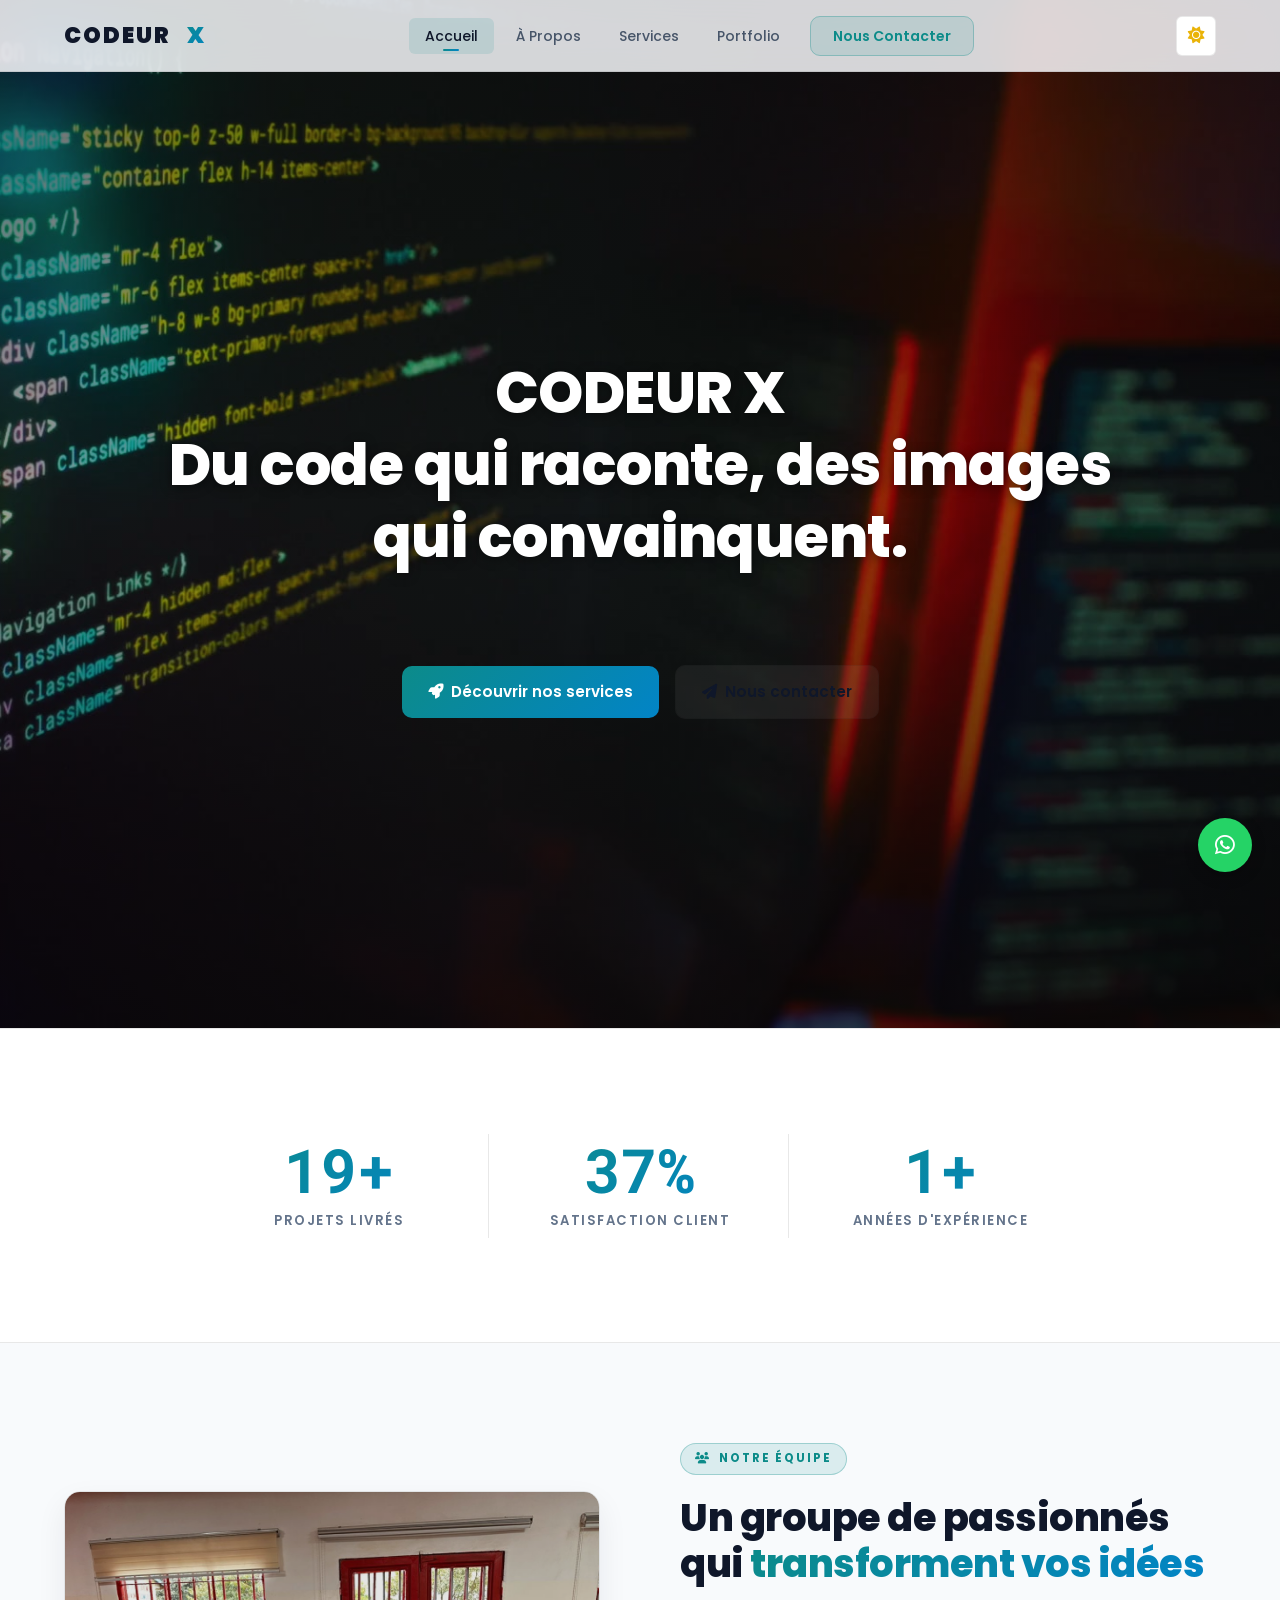
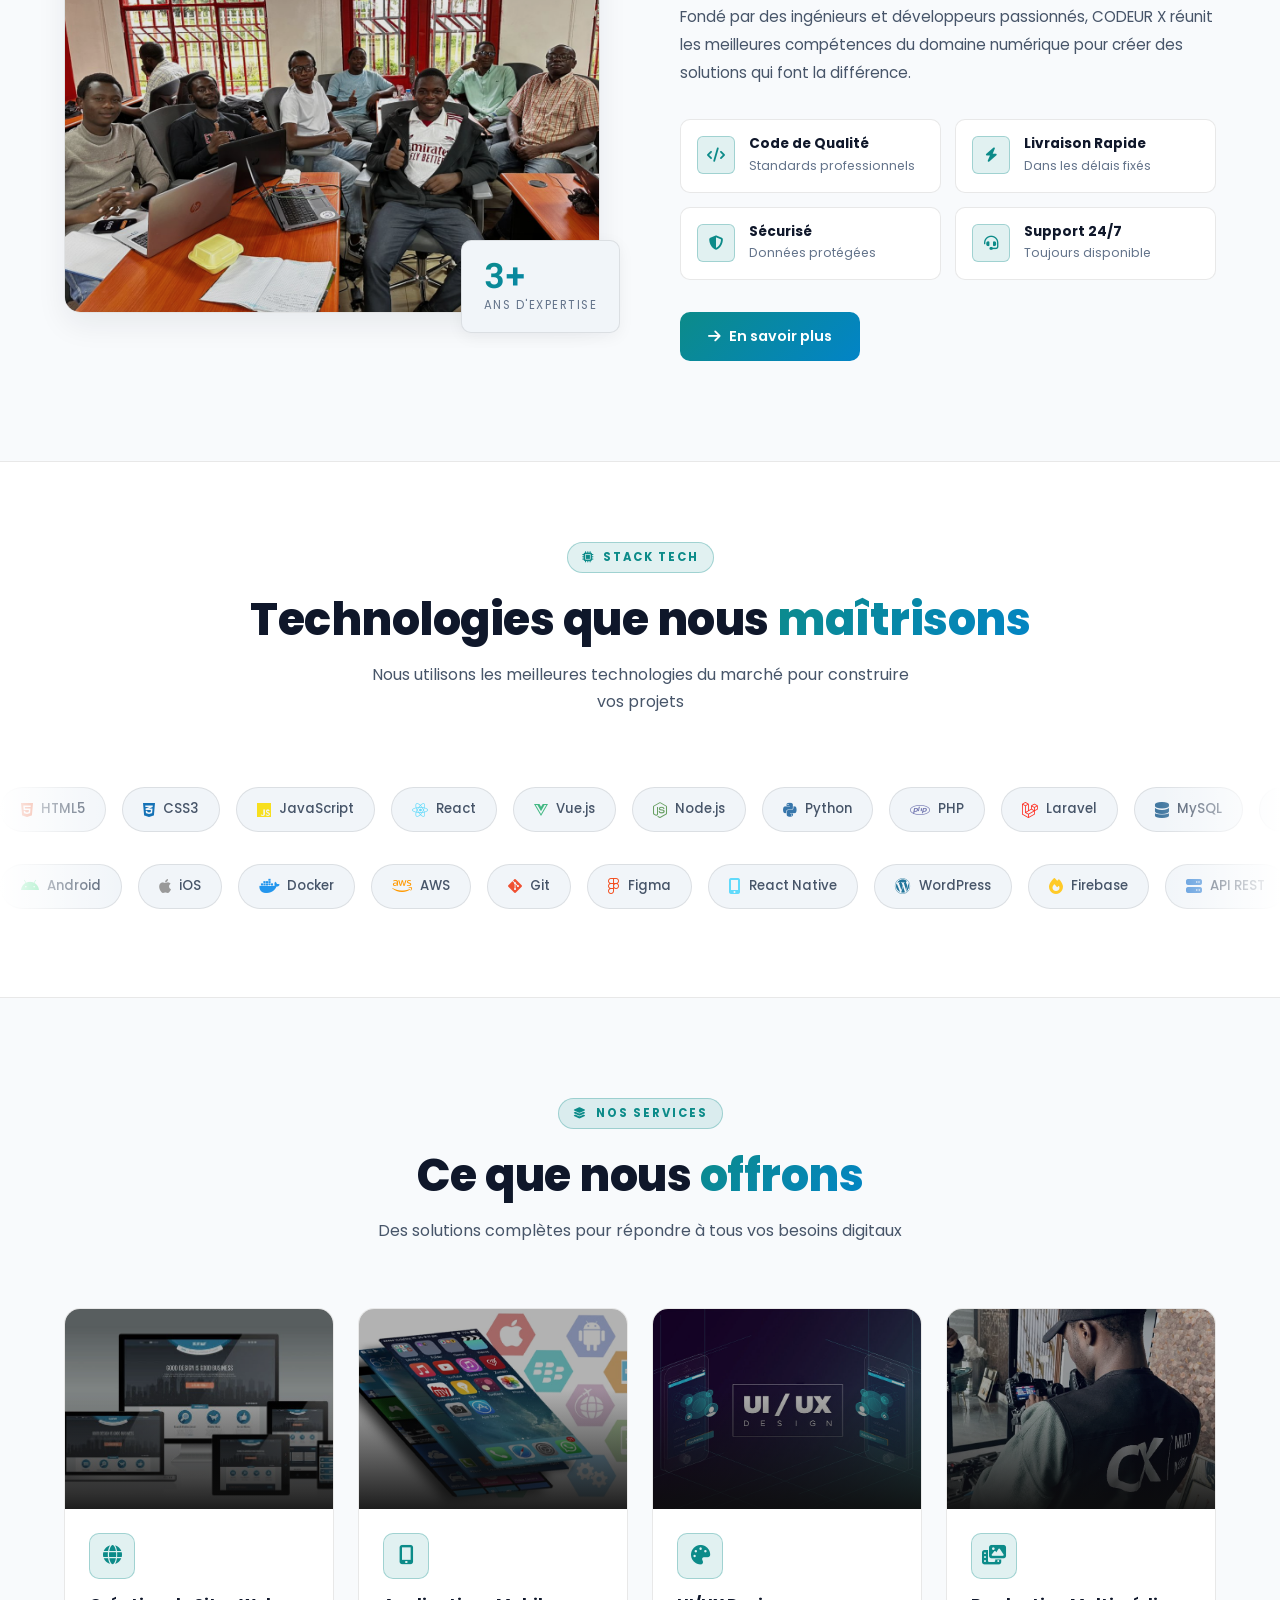
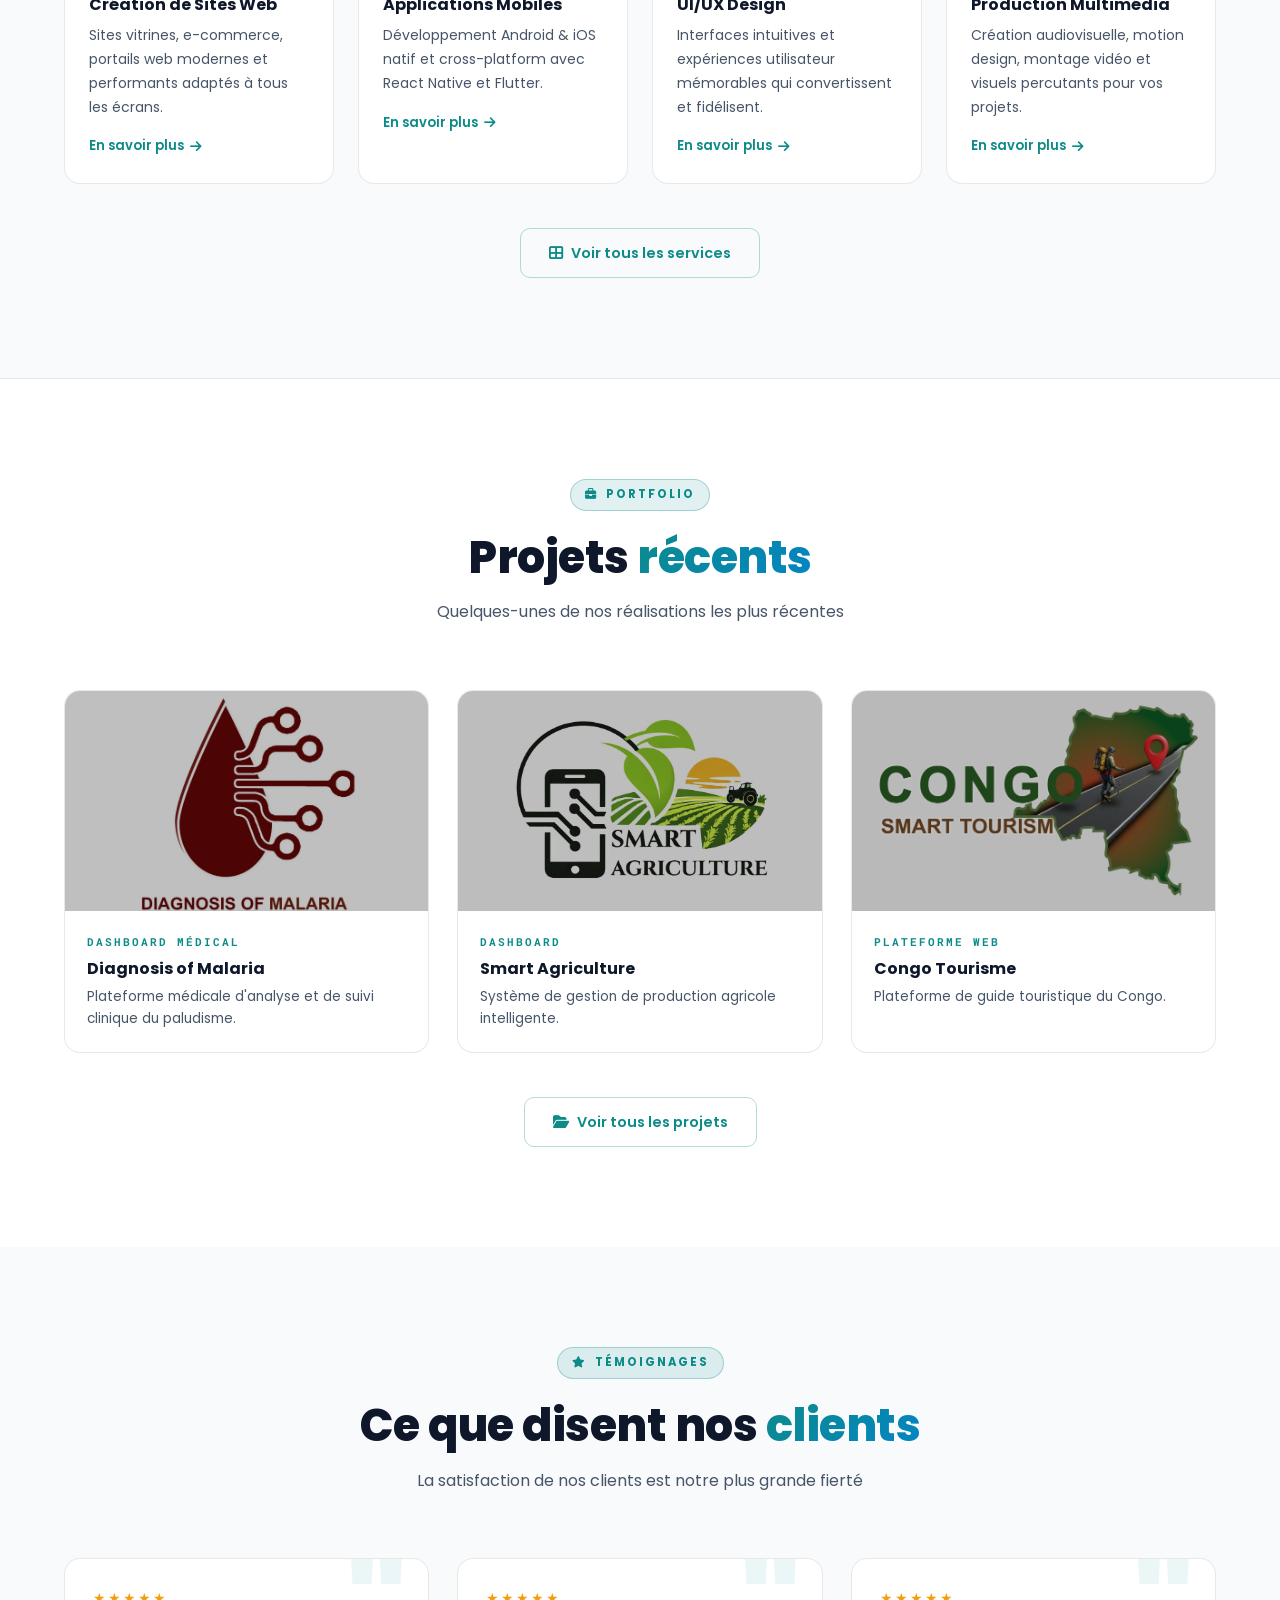
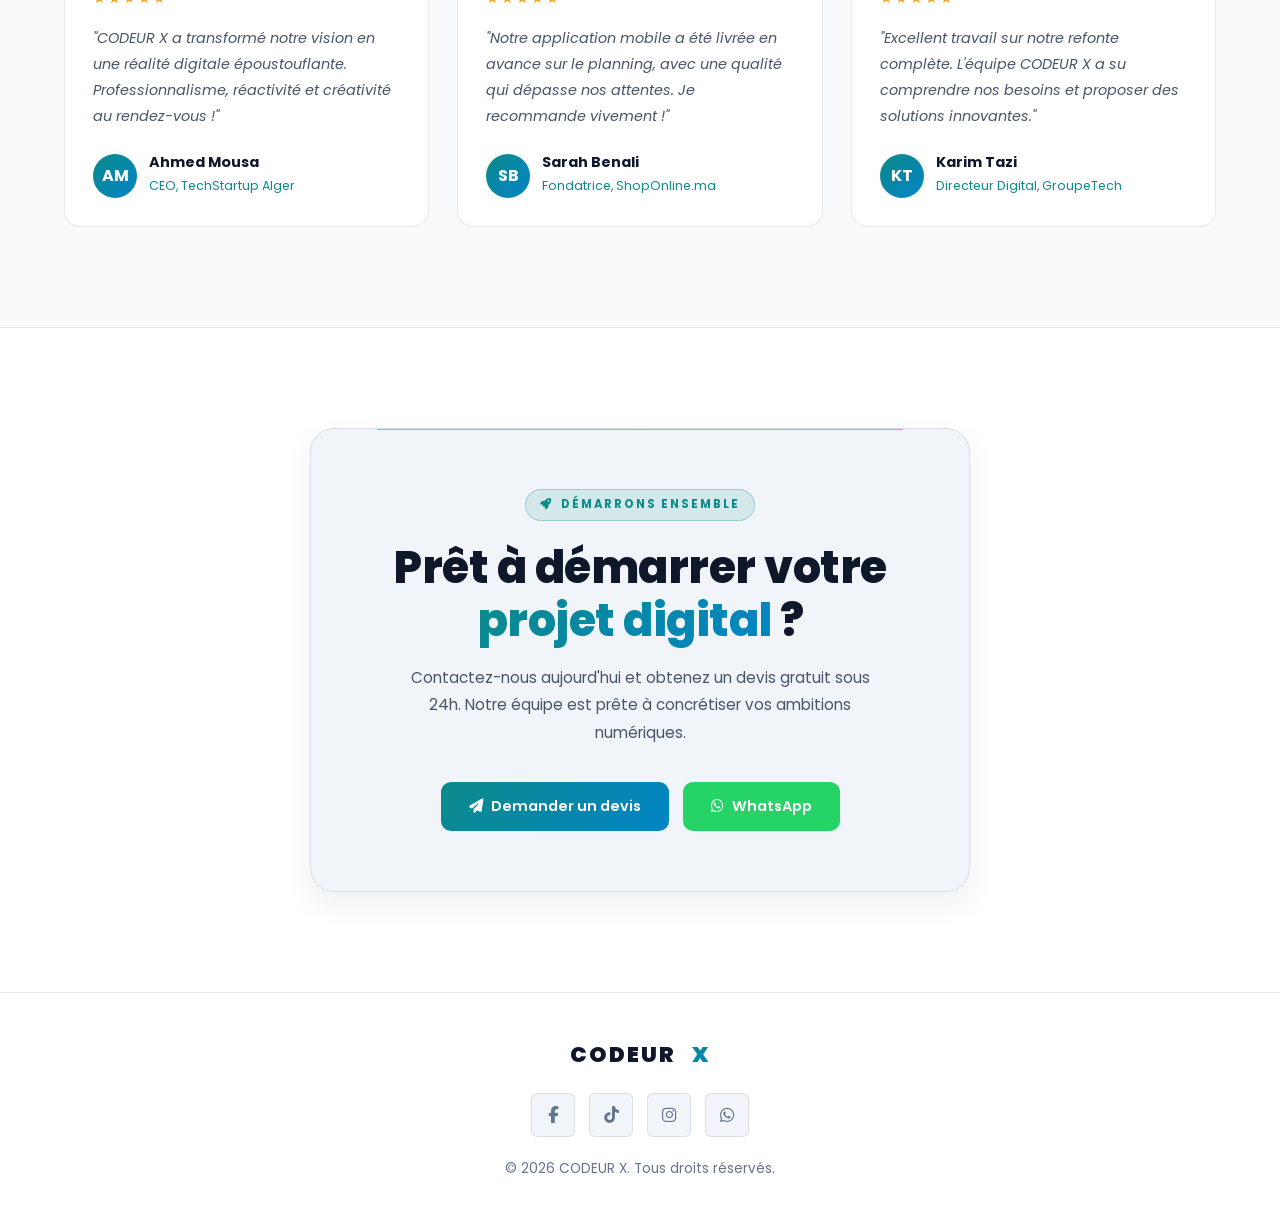
<file: index.html>
<!DOCTYPE html>
<html lang="fr">

<head>
  <meta charset="UTF-8" />
  <meta name="viewport" content="width=device-width, initial-scale=1.0" />
  <meta name="description"
    content="CODEUR X — Groupe de développeurs professionnels. Sites web, applications mobiles, UI/UX design et solutions digitales sur mesure." />
  <meta content="Codeur X, développement web, applications mobiles, UI/UX design, Congo" name="keywords" />
  <title>CODEUR X — Votre vision, notre code | Solutions Digitales</title>

  <link href="img/cx-4.png" rel="icon" />

  <!-- Fonts -->
  <link rel="preconnect" href="https://fonts.googleapis.com" />
  <link
    href="https://fonts.googleapis.com/css2?family=Poppins:wght@300;400;500;600;700;800;900&family=Roboto+Mono:wght@400;500;700&display=swap"
    rel="stylesheet" />

  <!-- Preload Hero Video & Poster for Instant Autoplay -->
  <link rel="preload" as="image" href="img/hero-poster.jpg" />
  <link rel="preload" as="image" href="img/multimedia(1)-web.jpg" />
  <link rel="preload" as="image" href="img/code1.jpg" />
  <link rel="preload" as="video" href="video/video2.mp4" type="video/mp4" />

  <!-- Icons -->
  <link rel="stylesheet" href="https://cdn.jsdelivr.net/npm/@fortawesome/fontawesome-free@6.5.0/css/all.min.css" />

  <!-- Main CSS -->
  <link rel="stylesheet" href="css/style.css" />

  <script>
    (function () {
      const t = localStorage.getItem('cx-theme') ||
        (window.matchMedia && window.matchMedia('(prefers-color-scheme: light)').matches ? 'light' : 'dark');
      document.documentElement.setAttribute('data-theme', t);
    })();
  </script>

  <style>
    /* Scroll progress bar */
    #scrollProgress {
      position: fixed;
      top: 0;
      left: 0;
      height: 2px;
      width: 0%;
      background: var(--teal);
      z-index: 99999;
      transition: width 0.1s linear;
      box-shadow: none;
    }
  </style>
</head>

<body>

  <!-- Scroll Progress -->
  <div id="scrollProgress"></div>

  <!-- Nav Overlay (mobile) -->
  <div class="nav-overlay" id="navOverlay"></div>

  <!-- =====================
       NAVBAR
       ===================== -->
  <nav class="navbar" id="navbar">
    <div class="nav-inner">
      <a href="index.html" class="nav-logo" aria-label="CODEUR X Accueil">
        CODEUR&nbsp;<span class="logo-x">X</span>
      </a>

      <ul class="nav-menu" id="navMenu">
        <li><a href="index.html" class="nav-link active">Accueil</a></li>
        <li><a href="about.html" class="nav-link">À Propos</a></li>
        <li><a href="services.html" class="nav-link">Services</a></li>
        <li><a href="portfolio.html" class="nav-link">Portfolio</a></li>
        <li><a href="contact.html" class="nav-cta">Nous Contacter</a></li>
        <li class="nav-theme-item">
          <button class="theme-toggle mobile-theme-btn" aria-label="Changer de thème"
            title="Basculer Mode Clair / Sombre">
            <span class="theme-btn-content">
              <span class="theme-label"><i class="fas fa-circle-half-stroke"></i> Thème</span>
              <span class="theme-icons-box">
                <i class="fas fa-moon theme-icon-dark"></i>
                <i class="fas fa-sun theme-icon-light"></i>
              </span>
            </span>
          </button>
        </li>
      </ul>

      <div class="nav-actions">
        <button id="themeToggle" class="theme-toggle desktop-theme-btn" aria-label="Changer de thème"
          title="Basculer Mode Clair / Sombre">
          <i class="fas fa-moon theme-icon-dark"></i>
          <i class="fas fa-sun theme-icon-light"></i>
        </button>
        <button class="hamburger" id="hamburger" aria-label="Menu">
          <span></span><span></span><span></span>
        </button>
      </div>
    </div>
  </nav>

  <!-- =====================
       HERO SECTION
       ===================== -->
  <section class="hero" id="home">
    <video id="heroVideo1" class="hero-video active" autoplay muted playsinline webkit-playsinline preload="auto"
      poster="img/hero-poster.jpg" disablePictureInPicture>
      <source src="video/video2.mp4" type="video/mp4" />
    </video>
    <img id="heroMultimediaImage" class="hero-video" src="img/multimedia(1)-web.jpg" alt="Production multimédia CODEUR X" />
    <img id="heroCodeImage" class="hero-video" src="img/code1.jpg" alt="Projet CODEUR X" />

    <script>
      (function () {
        const v1 = document.getElementById('heroVideo1');
        const image = document.getElementById('heroMultimediaImage');
        const codeImage = document.getElementById('heroCodeImage');
        if (!v1 || !image || !codeImage) return;
        const isShowingImage = () => image.classList.contains('active') || codeImage.classList.contains('active');

        // Configuration stricte pour l'autoplay garanti sur tous navigateurs et mobiles
        [v1].forEach(v => {
          v.muted = true;
          v.defaultMuted = true;
          v.volume = 0;
          v.playsInline = true;
          v.setAttribute('muted', '');
          v.setAttribute('playsinline', '');
          v.setAttribute('webkit-playsinline', '');
        });

        function startPlayback(video) {
          if (!video) return;
          video.muted = true;
          video.defaultMuted = true;
          const p = video.play();
          if (p !== undefined) {
            p.catch(() => { });
          }
        }

        // 1. Démarrage immédiat
        startPlayback(v1);

        // 2. Démarrage dès les événements de flux média
        v1.addEventListener('loadedmetadata', () => { if (v1.paused) startPlayback(v1); });
        v1.addEventListener('loadeddata', () => { if (v1.paused) startPlayback(v1); });
        v1.addEventListener('canplay', () => { if (v1.paused) startPlayback(v1); });

        // 3. Boucle de démarrage rapide (tente toutes les 100ms pendant 3s max tant que paused)
        let attempts = 0;
        const autoStarter = setInterval(() => {
          attempts++;
          if (!v1.paused || attempts > 30) {
            clearInterval(autoStarter);
          } else {
            startPlayback(v1);
          }
        }, 100);

        // 4. Au chargement du DOM et de la fenêtre
        document.addEventListener('DOMContentLoaded', () => { if (v1.paused) startPlayback(v1); });
        window.addEventListener('load', () => { if (v1.paused) startPlayback(v1); });

        // 5. Repli immédiat dès la moindre interaction (si mode économie d'énergie extrême)
        const unlock = () => {
          if (v1.paused && !isShowingImage()) {
            startPlayback(v1);
          }
          ['touchstart', 'touchend', 'click', 'scroll', 'pointerdown'].forEach(ev => {
            window.removeEventListener(ev, unlock, { capture: true });
          });
        };
        ['touchstart', 'touchend', 'click', 'scroll', 'pointerdown'].forEach(ev => {
          window.addEventListener(ev, unlock, { capture: true, once: true });
        });

        // Affiche chaque image pendant 10 secondes avant de relancer la vidéo
        v1.addEventListener('ended', () => {
          image.classList.add('active');
          v1.classList.remove('active');

          window.setTimeout(() => {
            image.classList.remove('active');
            codeImage.classList.add('active');

            window.setTimeout(() => {
              codeImage.classList.remove('active');
              v1.currentTime = 0;
              v1.classList.add('active');
              startPlayback(v1);
            }, 10000);
          }, 10000);
        });

        // Relance si l'utilisateur change d'onglet ou déverrouille son téléphone
        document.addEventListener('visibilitychange', () => {
          if (!document.hidden) {
            if (!isShowingImage()) {
              startPlayback(v1);
            }
          }
        });
      })();
    </script>
    <div class="hero-content container">
      <div class="hero-inner">
        <h1 class="hero-title hero-title-center">CODEUR X<br>Du code qui raconte, des images qui convainquent.</h1>
        <div class="hero-actions hero-actions-bottom">
          <a href="services.html" class="btn btn-primary"><i class="fas fa-rocket"></i> Découvrir nos services</a>
          <a href="contact.html" class="btn btn-secondary"><i class="fas fa-paper-plane"></i> Nous contacter</a>
        </div>
      </div>
    </div>
  </section>

  <!-- =====================
       STATS SECTION
       ===================== -->
  <section class="stats-section">
    <div class="container">
      <div class="stats-grid">
        <div class="stat-item reveal">
          <div class="stat-number">
            <span class="stat-count" data-target="50" data-suffix="+">0+</span>
          </div>
          <div class="stat-label">Projets Livrés</div>
        </div>
        <div class="stat-item reveal delay-1">
          <div class="stat-number">
            <span class="stat-count" data-target="97" data-suffix="%">0%</span>
          </div>
          <div class="stat-label">Satisfaction Client</div>
        </div>
        <div class="stat-item reveal delay-2">
          <div class="stat-number">
            <span class="stat-count" data-target="3" data-suffix="+">0+</span>
          </div>
          <div class="stat-label">Années D'expérience</div>
        </div>
      </div>
    </div>
  </section>

  <!-- =====================
       ABOUT PREVIEW
       ===================== -->
  <section class="about-preview">
    <div class="container">
      <div class="about-preview-grid">
        <div class="about-image-wrap reveal-left">
          <div class="about-image-main">
            <img src="img/Equipe.jpeg" alt="Équipe CODEUR X" loading="lazy" />
          </div>
          <div class="about-badge-float">
            <div class="num">3+</div>
            <div class="lbl">Ans d'expertise</div>
          </div>
        </div>

        <div class="reveal-right">
          <div class="section-tag"><i class="fas fa-users"></i> Notre Équipe</div>
          <h2 style="font-size:clamp(1.6rem,3.5vw,2.4rem);margin-bottom:16px;letter-spacing:-0.5px;">
            Un groupe de passionnés qui <span class="gradient-text">transforment vos idées</span>
          </h2>
          <p style="color:var(--text-secondary);line-height:1.85;margin-bottom:30px;font-size:0.95rem;">
            Fondé par des ingénieurs et développeurs passionnés, CODEUR X réunit les meilleures compétences du
            domaine numérique pour créer des solutions qui font la différence.
          </p>

          <div class="about-features">
            <div class="feature-item">
              <div class="feature-icon"><i class="fas fa-code"></i></div>
              <div>
                <h5>Code de Qualité</h5>
                <p>Standards professionnels</p>
              </div>
            </div>
            <div class="feature-item">
              <div class="feature-icon"><i class="fas fa-bolt"></i></div>
              <div>
                <h5>Livraison Rapide</h5>
                <p>Dans les délais fixés</p>
              </div>
            </div>
            <div class="feature-item">
              <div class="feature-icon"><i class="fas fa-shield-alt"></i></div>
              <div>
                <h5>Sécurisé</h5>
                <p>Données protégées</p>
              </div>
            </div>
            <div class="feature-item">
              <div class="feature-icon"><i class="fas fa-headset"></i></div>
              <div>
                <h5>Support 24/7</h5>
                <p>Toujours disponible</p>
              </div>
            </div>
          </div>

          <div style="margin-top:32px;">
            <a href="about.html" class="btn btn-primary">
              <i class="fas fa-arrow-right"></i> En savoir plus
            </a>
          </div>
        </div>
      </div>
    </div>
  </section>

  <!-- =====================
       TECHNOLOGIES
       ===================== -->
  <section class="tech-section">
    <div class="container">
      <div class="section-header reveal">
        <div class="section-tag"><i class="fas fa-microchip"></i> Stack Tech</div>
        <h2>Technologies que nous <span class="gradient-text">maîtrisons</span></h2>
        <p>Nous utilisons les meilleures technologies du marché pour construire vos projets</p>
      </div>
    </div>

    <div class="tech-marquee-wrap" style="margin-bottom:16px;">
      <div class="tech-marquee">
        <div class="tech-item"><i class="fab fa-html5" style="color:#e34f26;"></i> HTML5</div>
        <div class="tech-item"><i class="fab fa-css3-alt" style="color:#1572b6;"></i> CSS3</div>
        <div class="tech-item"><i class="fab fa-js" style="color:#f7df1e;"></i> JavaScript</div>
        <div class="tech-item"><i class="fab fa-react" style="color:#61dafb;"></i> React</div>
        <div class="tech-item"><i class="fab fa-vuejs" style="color:#42b883;"></i> Vue.js</div>
        <div class="tech-item"><i class="fab fa-node-js" style="color:#68a063;"></i> Node.js</div>
        <div class="tech-item"><i class="fab fa-python" style="color:#3776ab;"></i> Python</div>
        <div class="tech-item"><i class="fab fa-php" style="color:#777bb4;"></i> PHP</div>
        <div class="tech-item"><i class="fab fa-laravel" style="color:#ff2d20;"></i> Laravel</div>
        <div class="tech-item"><i class="fas fa-database" style="color:#4479a1;"></i> MySQL</div>
        <div class="tech-item">
          <img src="img/Pc.png" alt="Packet Tracer" style="width:20px;height:20px;object-fit:contain;"> Packet Tracer
        </div>
        <div class="tech-item">
          <img src="img/gns.png" alt="GNS3" style="width:20px;height:20px;object-fit:contain;"> GNS3
        </div>
        <!-- Duplicate for infinite scroll -->
        <div class="tech-item"><i class="fab fa-html5" style="color:#e34f26;"></i> HTML5</div>
        <div class="tech-item"><i class="fab fa-css3-alt" style="color:#1572b6;"></i> CSS3</div>
        <div class="tech-item"><i class="fab fa-js" style="color:#f7df1e;"></i> JavaScript</div>
        <div class="tech-item"><i class="fab fa-react" style="color:#61dafb;"></i> React</div>
        <div class="tech-item"><i class="fab fa-vuejs" style="color:#42b883;"></i> Vue.js</div>
        <div class="tech-item"><i class="fab fa-node-js" style="color:#68a063;"></i> Node.js</div>
        <div class="tech-item"><i class="fab fa-python" style="color:#3776ab;"></i> Python</div>
        <div class="tech-item"><i class="fab fa-php" style="color:#777bb4;"></i> PHP</div>
        <div class="tech-item"><i class="fab fa-laravel" style="color:#ff2d20;"></i> Laravel</div>
        <div class="tech-item"><i class="fas fa-database" style="color:#4479a1;"></i> MySQL</div>
      </div>
    </div>

    <div class="tech-marquee-wrap">
      <div class="tech-marquee reverse">
        <div class="tech-item"><i class="fab fa-android" style="color:#3ddc84;"></i> Android</div>
        <div class="tech-item"><i class="fab fa-apple" style="color:#999;"></i> iOS</div>
        <div class="tech-item"><i class="fab fa-docker" style="color:#2496ed;"></i> Docker</div>
        <div class="tech-item"><i class="fab fa-aws" style="color:#ff9900;"></i> AWS</div>
        <div class="tech-item"><i class="fab fa-git-alt" style="color:#f05032;"></i> Git</div>
        <div class="tech-item"><i class="fab fa-figma" style="color:#f24e1e;"></i> Figma</div>
        <div class="tech-item"><i class="fas fa-mobile-alt" style="color:#61dafb;"></i> React Native</div>
        <div class="tech-item"><i class="fab fa-wordpress" style="color:#21759b;"></i> WordPress</div>
        <div class="tech-item"><i class="fas fa-fire" style="color:#ffca28;"></i> Firebase</div>
        <div class="tech-item"><i class="fas fa-server" style="color:#4a90d9;"></i> API REST</div>
        <!-- Duplicate -->
        <div class="tech-item"><i class="fab fa-android" style="color:#3ddc84;"></i> Android</div>
        <div class="tech-item"><i class="fab fa-apple" style="color:#999;"></i> iOS</div>
        <div class="tech-item"><i class="fab fa-docker" style="color:#2496ed;"></i> Docker</div>
        <div class="tech-item"><i class="fab fa-aws" style="color:#ff9900;"></i> AWS</div>
        <div class="tech-item"><i class="fab fa-git-alt" style="color:#f05032;"></i> Git</div>
        <div class="tech-item"><i class="fab fa-figma" style="color:#f24e1e;"></i> Figma</div>
        <div class="tech-item"><i class="fas fa-mobile-alt" style="color:#61dafb;"></i> React Native</div>
        <div class="tech-item"><i class="fab fa-wordpress" style="color:#21759b;"></i> WordPress</div>
        <div class="tech-item"><i class="fas fa-fire" style="color:#ffca28;"></i> Firebase</div>
        <div class="tech-item"><i class="fas fa-server" style="color:#4a90d9;"></i> API REST</div>
      </div>
    </div>
  </section>

  <!-- =====================
       SERVICES PREVIEW
       ===================== -->
  <section style="background:var(--bg-base);padding:100px 0;">
    <div class="container">
      <div class="section-header reveal">
        <div class="section-tag"><i class="fas fa-layer-group"></i> Nos Services</div>
        <h2>Ce que nous <span class="gradient-text">offrons</span></h2>
        <p>Des solutions complètes pour répondre à tous vos besoins digitaux</p>
      </div>

      <div class="grid-4">
        <div class="service-card reveal delay-1">
          <div class="service-card-img-wrap">
            <img class="service-card-img" src="img/Site.jpg" alt="Création de sites web" loading="lazy" />
            <div class="overlay"></div>
          </div>
          <div class="service-card-body">
            <div class="service-icon-wrap"><i class="fas fa-globe"></i></div>
            <h3>Création de Sites Web</h3>
            <p>Sites vitrines, e-commerce, portails web modernes et performants adaptés à tous les écrans.</p>
            <a href="services.html" class="service-link">En savoir plus <i class="fas fa-arrow-right"></i></a>
          </div>
        </div>

        <div class="service-card reveal delay-2">
          <div class="service-card-img-wrap">
            <img class="service-card-img" src="img/App.jpg" alt="Applications mobiles" loading="lazy" />
            <div class="overlay"></div>
          </div>
          <div class="service-card-body">
            <div class="service-icon-wrap"><i class="fas fa-mobile-alt"></i></div>
            <h3>Applications Mobiles</h3>
            <p>Développement Android &amp; iOS natif et cross-platform avec React Native et Flutter.</p>
            <a href="services.html" class="service-link">En savoir plus <i class="fas fa-arrow-right"></i></a>
          </div>
        </div>

        <div class="service-card reveal delay-3">
          <div class="service-card-img-wrap">
            <img class="service-card-img" src="img/Ux.jpg" alt="UI/UX Design" loading="lazy" />
            <div class="overlay"></div>
          </div>
          <div class="service-card-body">
            <div class="service-icon-wrap"><i class="fas fa-palette"></i></div>
            <h3>UI/UX Design</h3>
            <p>Interfaces intuitives et expériences utilisateur mémorables qui convertissent et fidélisent.</p>
            <a href="services.html" class="service-link">En savoir plus <i class="fas fa-arrow-right"></i></a>
          </div>
        </div>

        <div class="service-card reveal delay-4">
          <div class="service-card-img-wrap">
            <img class="service-card-img" src="img/multimedia.jpg" alt="Production Multimédia" loading="lazy" />
            <div class="overlay"></div>
          </div>
          <div class="service-card-body">
            <div class="service-icon-wrap"><i class="fas fa-photo-video"></i></div>
            <h3>Production Multimédia</h3>
            <p>Création audiovisuelle, motion design, montage vidéo et visuels percutants pour vos projets.</p>
            <a href="services.html" class="service-link">En savoir plus <i class="fas fa-arrow-right"></i></a>
          </div>
        </div>
      </div>

      <div style="text-align:center;margin-top:44px;">
        <a href="services.html" class="btn btn-ghost"><i class="fas fa-th-large"></i> Voir tous les services</a>
      </div>
    </div>
  </section>

  <!-- =====================
       RECENT PROJECTS
       ===================== -->
  <section style="background:var(--bg-surface);border-top:1px solid var(--border);padding:100px 0;">
    <div class="container">
      <div class="section-header reveal">
        <div class="section-tag"><i class="fas fa-briefcase"></i> Portfolio</div>
        <h2>Projets <span class="gradient-text">récents</span></h2>
        <p>Quelques-unes de nos réalisations les plus récentes</p>
      </div>

      <div class="grid-3">
        <!-- Projet 1 -->
        <div class="project-card reveal delay-1">
          <div class="project-img-wrap">
            <img class="project-img" src="img/malaria .jpeg" alt="Prédiction du Paludisme" loading="lazy" />
            <div class="project-overlay">
              <a href="portfolio.html" class="project-action"><i class="fas fa-eye"></i></a>
            </div>
          </div>
          <div class="project-body">
            <div class="project-cat">Dashboard Médical</div>
            <h3>Diagnosis of Malaria</h3>
            <p>Plateforme médicale d'analyse et de suivi clinique du paludisme.</p>
          </div>
        </div>

        <!-- Projet 2 -->
        <div class="project-card reveal delay-2">
          <div class="project-img-wrap">
            <img class="project-img" src="img/IMG-20260310-WA0003.jpg" alt="Smart Agriculture" loading="lazy" />
            <div class="project-overlay">
              <a href="portfolio.html" class="project-action"><i class="fas fa-eye"></i></a>
            </div>
          </div>
          <div class="project-body">
            <div class="project-cat">Dashboard</div>
            <h3>Smart Agriculture</h3>
            <p>Système de gestion de production agricole intelligente.</p>
          </div>
        </div>

        <!-- Projet 3 -->
        <div class="project-card reveal delay-3">
          <div class="project-img-wrap">
            <img class="project-img" src="img/CONGO T.jpeg" alt="Congo Tourisme" loading="lazy" />
            <div class="project-overlay">
              <a href="portfolio.html" class="project-action"><i class="fas fa-eye"></i></a>
            </div>
          </div>
          <div class="project-body">
            <div class="project-cat">Plateforme Web</div>
            <h3>Congo Tourisme</h3>
            <p>Plateforme de guide touristique du Congo.</p>
          </div>
        </div>
      </div>

      <div style="text-align:center;margin-top:44px;">
        <a href="portfolio.html" class="btn btn-ghost"><i class="fas fa-folder-open"></i> Voir tous les projets</a>
      </div>
    </div>
  </section>

  <!-- =====================
       TESTIMONIALS
       ===================== -->
  <section class="testimonials-section" style="padding:100px 0;">
    <div class="container">
      <div class="section-header reveal">
        <div class="section-tag"><i class="fas fa-star"></i> Témoignages</div>
        <h2>Ce que disent nos <span class="gradient-text">clients</span></h2>
        <p>La satisfaction de nos clients est notre plus grande fierté</p>
      </div>

      <div class="grid-3">
        <div class="testimonial-card reveal delay-1">
          <div class="testimonial-stars">★★★★★</div>
          <p class="testimonial-text">
            "CODEUR X a transformé notre vision en une réalité digitale époustouflante.
            Professionnalisme, réactivité et créativité au rendez-vous !"
          </p>
          <div class="testimonial-author">
            <div class="testimonial-avatar">AM</div>
            <div class="testimonial-info">
              <h5>Ahmed Mousa</h5>
              <span>CEO, TechStartup Alger</span>
            </div>
          </div>
        </div>

        <div class="testimonial-card reveal delay-2">
          <div class="testimonial-stars">★★★★★</div>
          <p class="testimonial-text">
            "Notre application mobile a été livrée en avance sur le planning, avec une qualité
            qui dépasse nos attentes. Je recommande vivement !"
          </p>
          <div class="testimonial-author">
            <div class="testimonial-avatar">SB</div>
            <div class="testimonial-info">
              <h5>Sarah Benali</h5>
              <span>Fondatrice, ShopOnline.ma</span>
            </div>
          </div>
        </div>

        <div class="testimonial-card reveal delay-3">
          <div class="testimonial-stars">★★★★★</div>
          <p class="testimonial-text">
            "Excellent travail sur notre refonte complète. L'équipe CODEUR X a su comprendre
            nos besoins et proposer des solutions innovantes."
          </p>
          <div class="testimonial-author">
            <div class="testimonial-avatar">KT</div>
            <div class="testimonial-info">
              <h5>Karim Tazi</h5>
              <span>Directeur Digital, GroupeTech</span>
            </div>
          </div>
        </div>
      </div>
    </div>
  </section>

  <!-- =====================
       CTA SECTION
       ===================== -->
  <section class="cta-section" style="padding:100px 0;">
    <div class="container">
      <div class="cta-inner reveal">
        <div class="section-tag" style="margin:0 auto 20px;display:inline-flex;">
          <i class="fas fa-rocket"></i> Démarrons ensemble
        </div>
        <h2>Prêt à démarrer votre <span class="gradient-text">projet digital</span> ?</h2>
        <p>
          Contactez-nous aujourd'hui et obtenez un devis gratuit sous 24h.
          Notre équipe est prête à concrétiser vos ambitions numériques.
        </p>
        <div class="cta-actions">
          <a href="contact.html" class="btn btn-primary">
            <i class="fas fa-paper-plane"></i> Demander un devis
          </a>
          <a href="https://wa.me/243970037759" target="_blank" rel="noopener" class="btn btn-whatsapp">
            <i class="fab fa-whatsapp"></i> WhatsApp
          </a>
        </div>
      </div>
    </div>
  </section>

  <!-- =====================
       FOOTER
       ===================== -->
  <footer class="footer-simple">
    <div class="container footer-simple-inner">
      <a href="index.html" class="nav-logo" aria-label="CODEUR X Accueil">
        CODEUR&nbsp;<span class="logo-x">X</span>
      </a>
      <div class="footer-socials">
        <a href="https://www.facebook.com/profile.php?id=61570772911684" target="_blank" rel="noopener"
          class="social-btn" aria-label="Facebook"><i class="fab fa-facebook-f"></i></a>
        <a href="https://www.tiktok.com/@codeur.x1?_r=1&_t=ZS-95mpoXJuXHV" target="_blank" rel="noopener"
          class="social-btn" aria-label="TikTok"><i class="fab fa-tiktok"></i></a>
        <a href="https://www.instagram.com/codeurxofficiel?igsh=aXc1eXVkdDEwazN4" target="_blank" rel="noopener"
          class="social-btn" aria-label="Instagram"><i class="fab fa-instagram"></i></a>
        <a href="https://wa.me/243970037759" target="_blank" rel="noopener" class="social-btn" aria-label="WhatsApp"><i
            class="fab fa-whatsapp"></i></a>
      </div>
      <p class="footer-copy">© <span id="footerYear">2026</span> <span>CODEUR X</span>. Tous droits réservés.</p>
    </div>
  </footer>

  <!-- WhatsApp Float -->
  <a href="https://wa.me/243970037759" class="whatsapp-float" target="_blank" rel="noopener" aria-label="WhatsApp">
    <i class="fab fa-whatsapp"></i>
    <span class="tooltip">Contactez-nous sur WhatsApp</span>
  </a>

  <!-- Scroll to top -->
  <button class="scroll-top" id="scrollTop" aria-label="Retour en haut">
    <i class="fas fa-chevron-up"></i>
  </button>

  <!-- Toast -->
  <div class="toast" id="toast">
    <div class="toast-content">
      <div class="toast-icon"><i class="fas fa-check"></i></div>
      <div class="toast-text">
        <h5>Succès</h5>
        <p>Message envoyé avec succès</p>
      </div>
    </div>
  </div>

  <script src="js/script.js"></script>
</body>

</html>
</file>
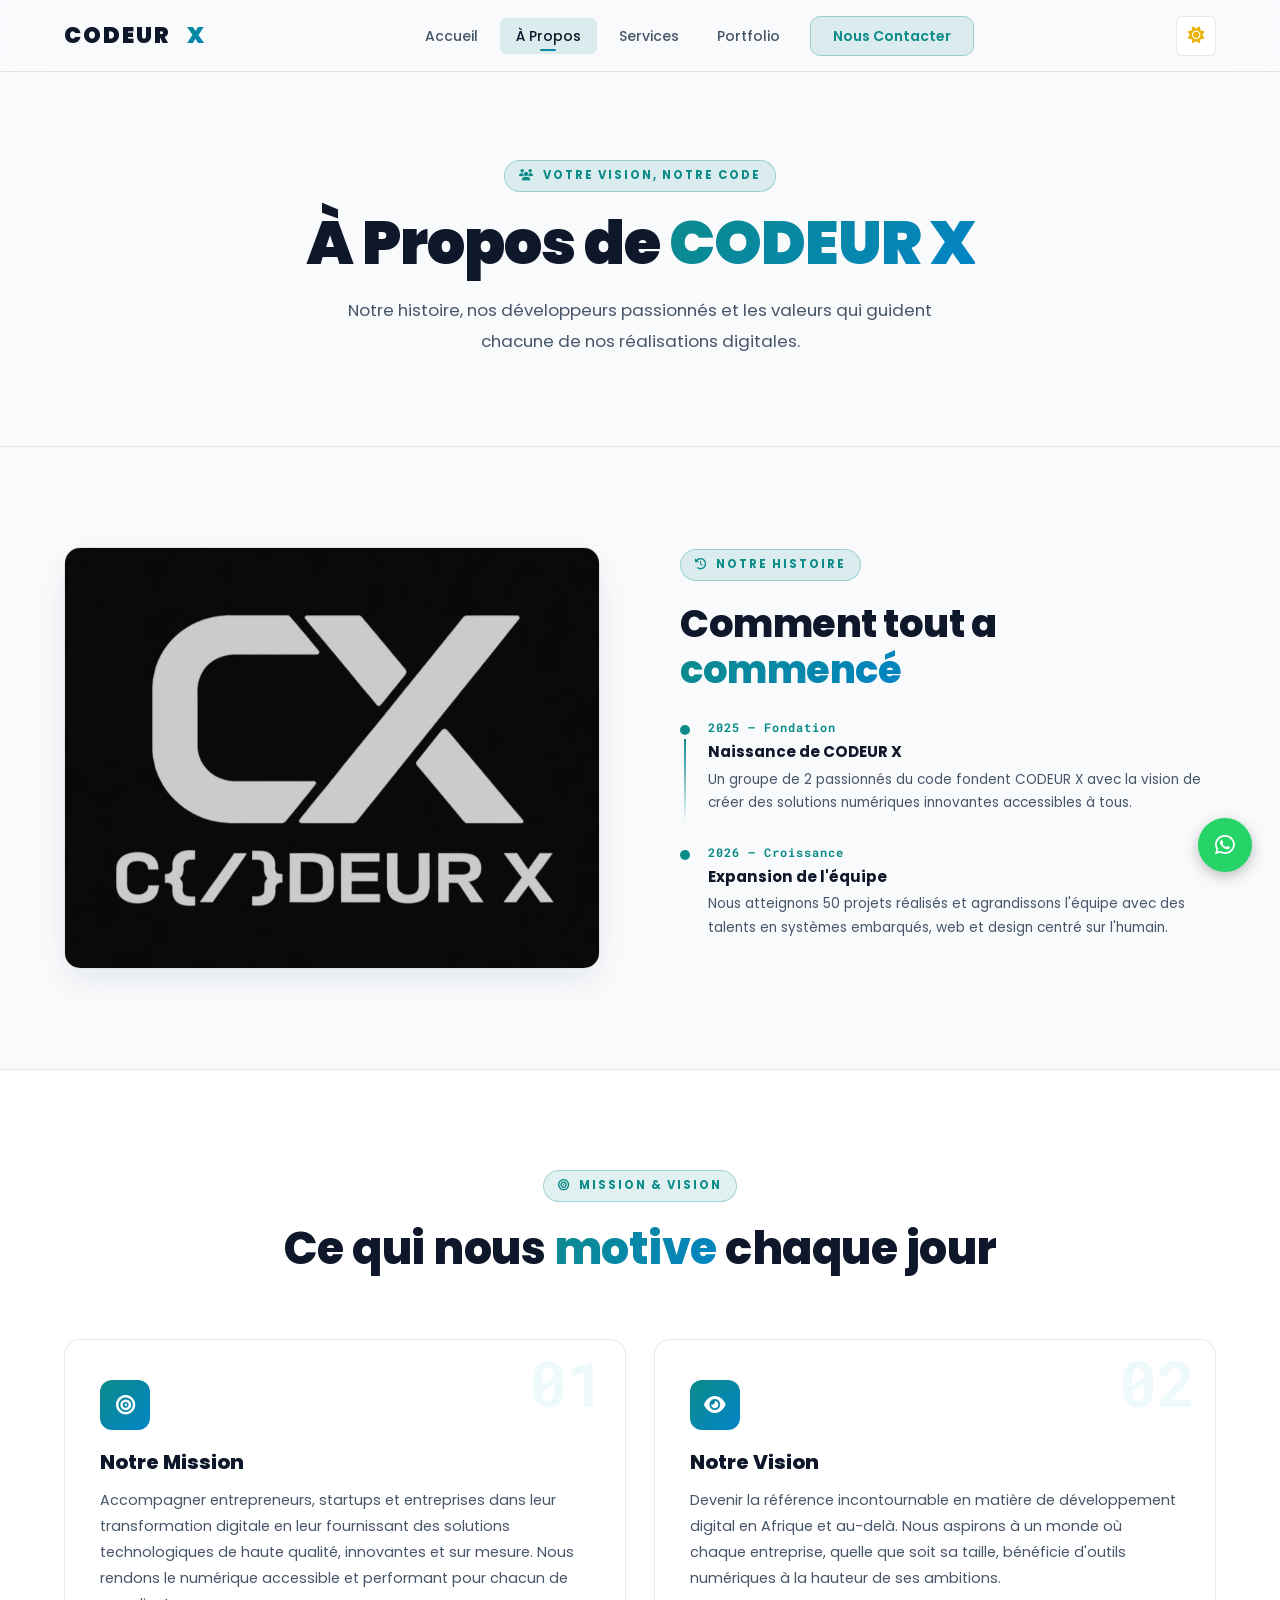
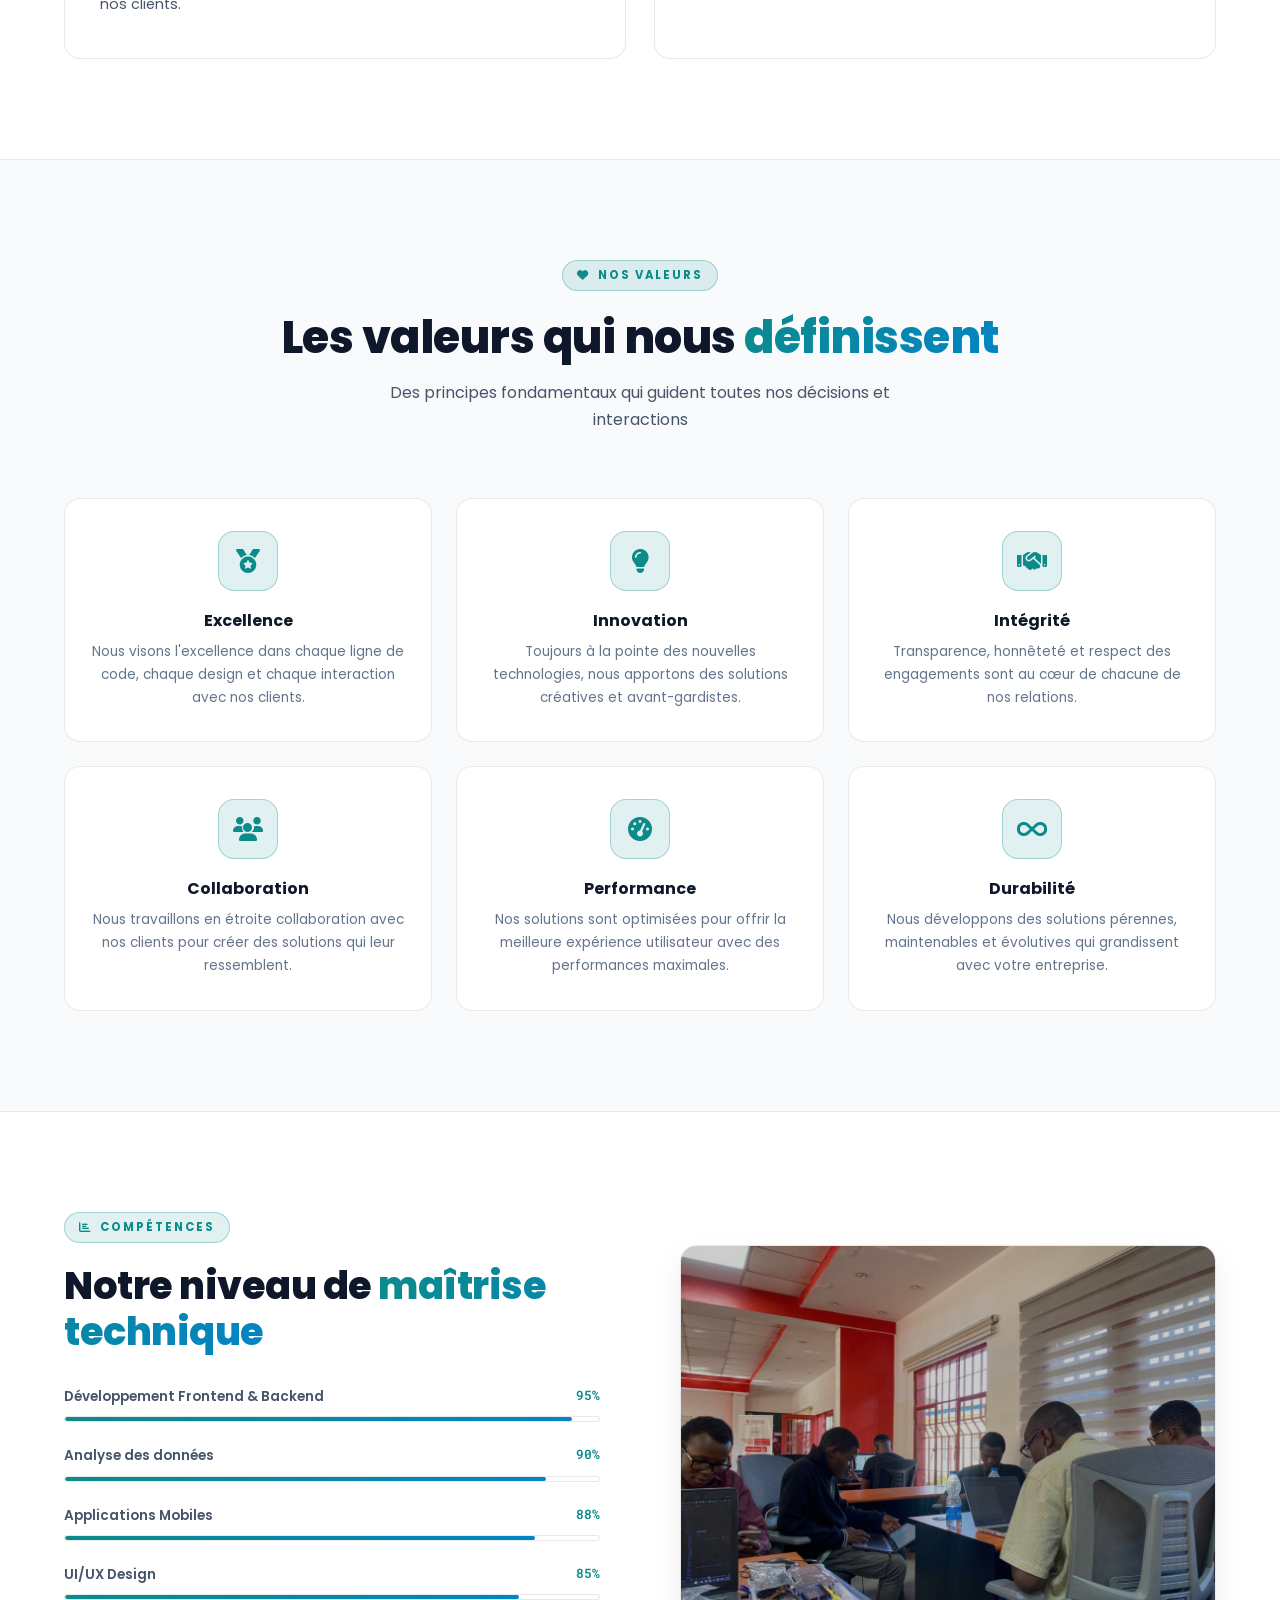
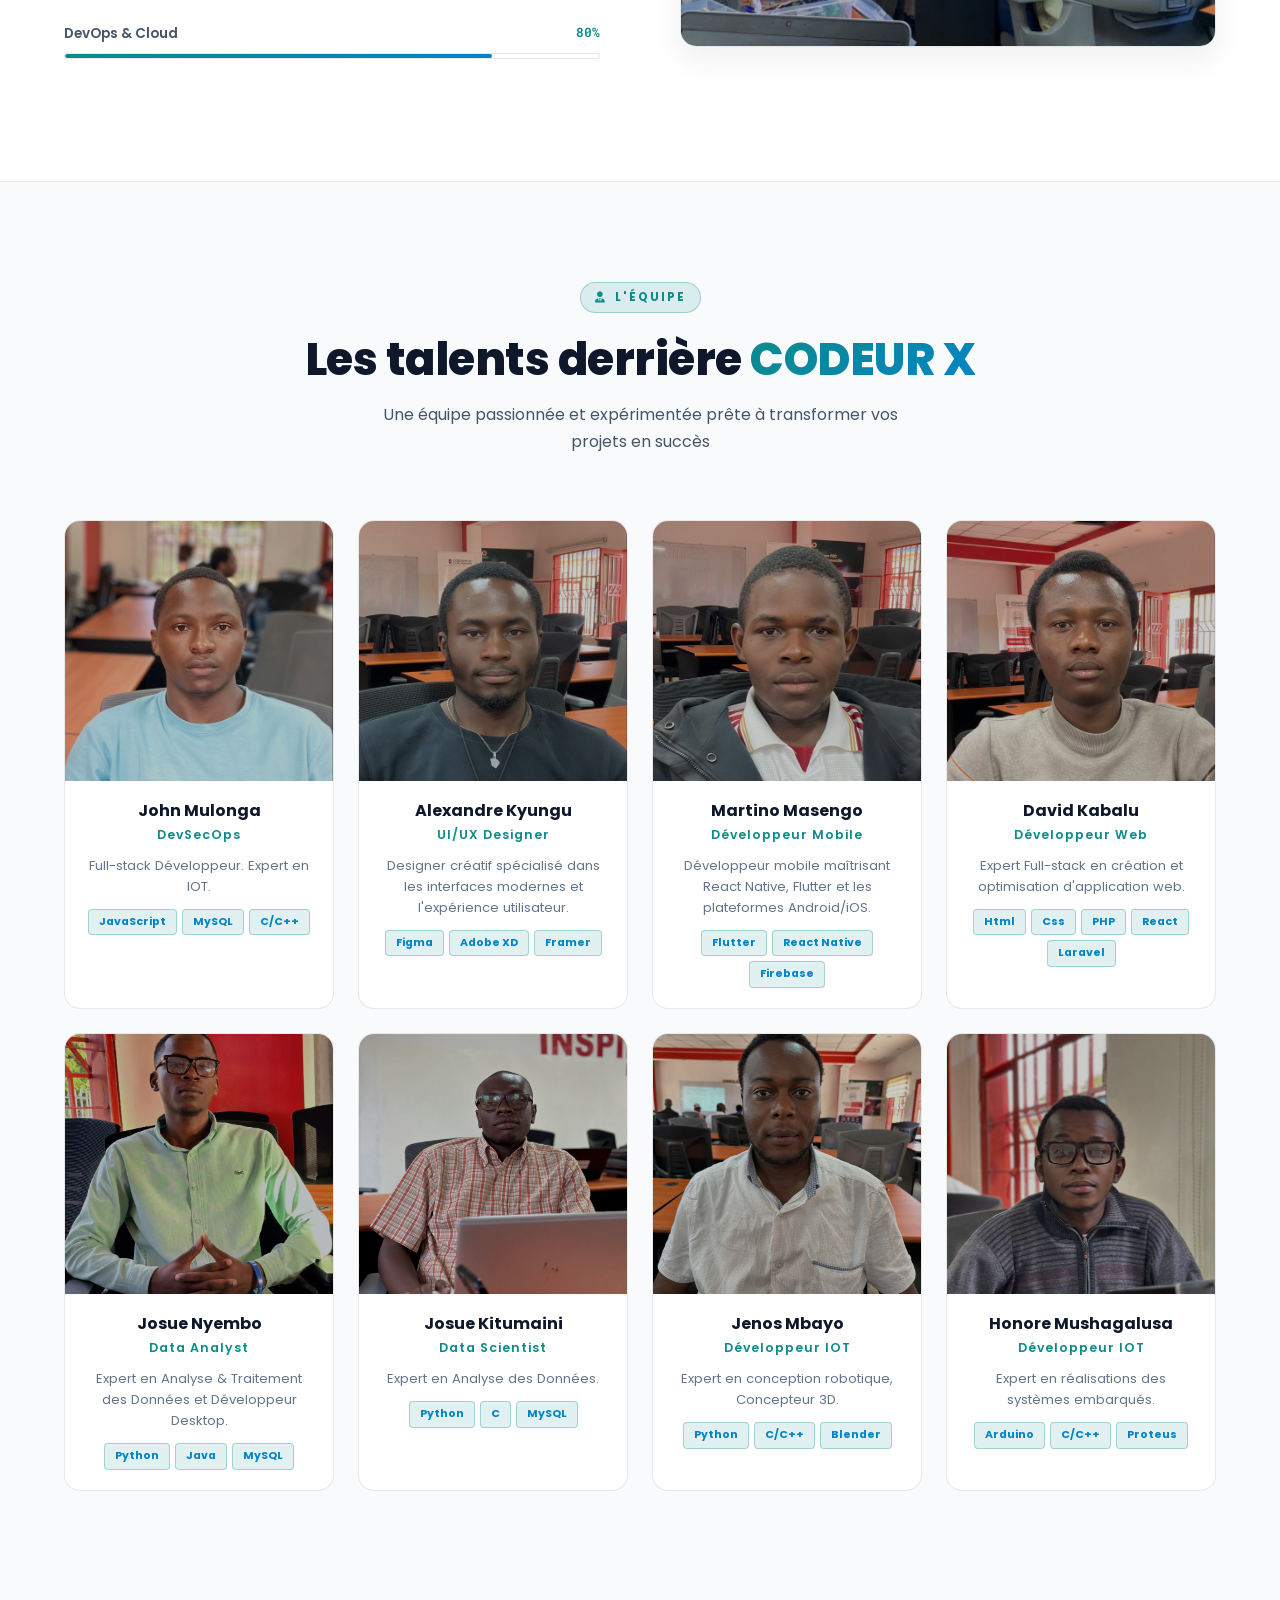
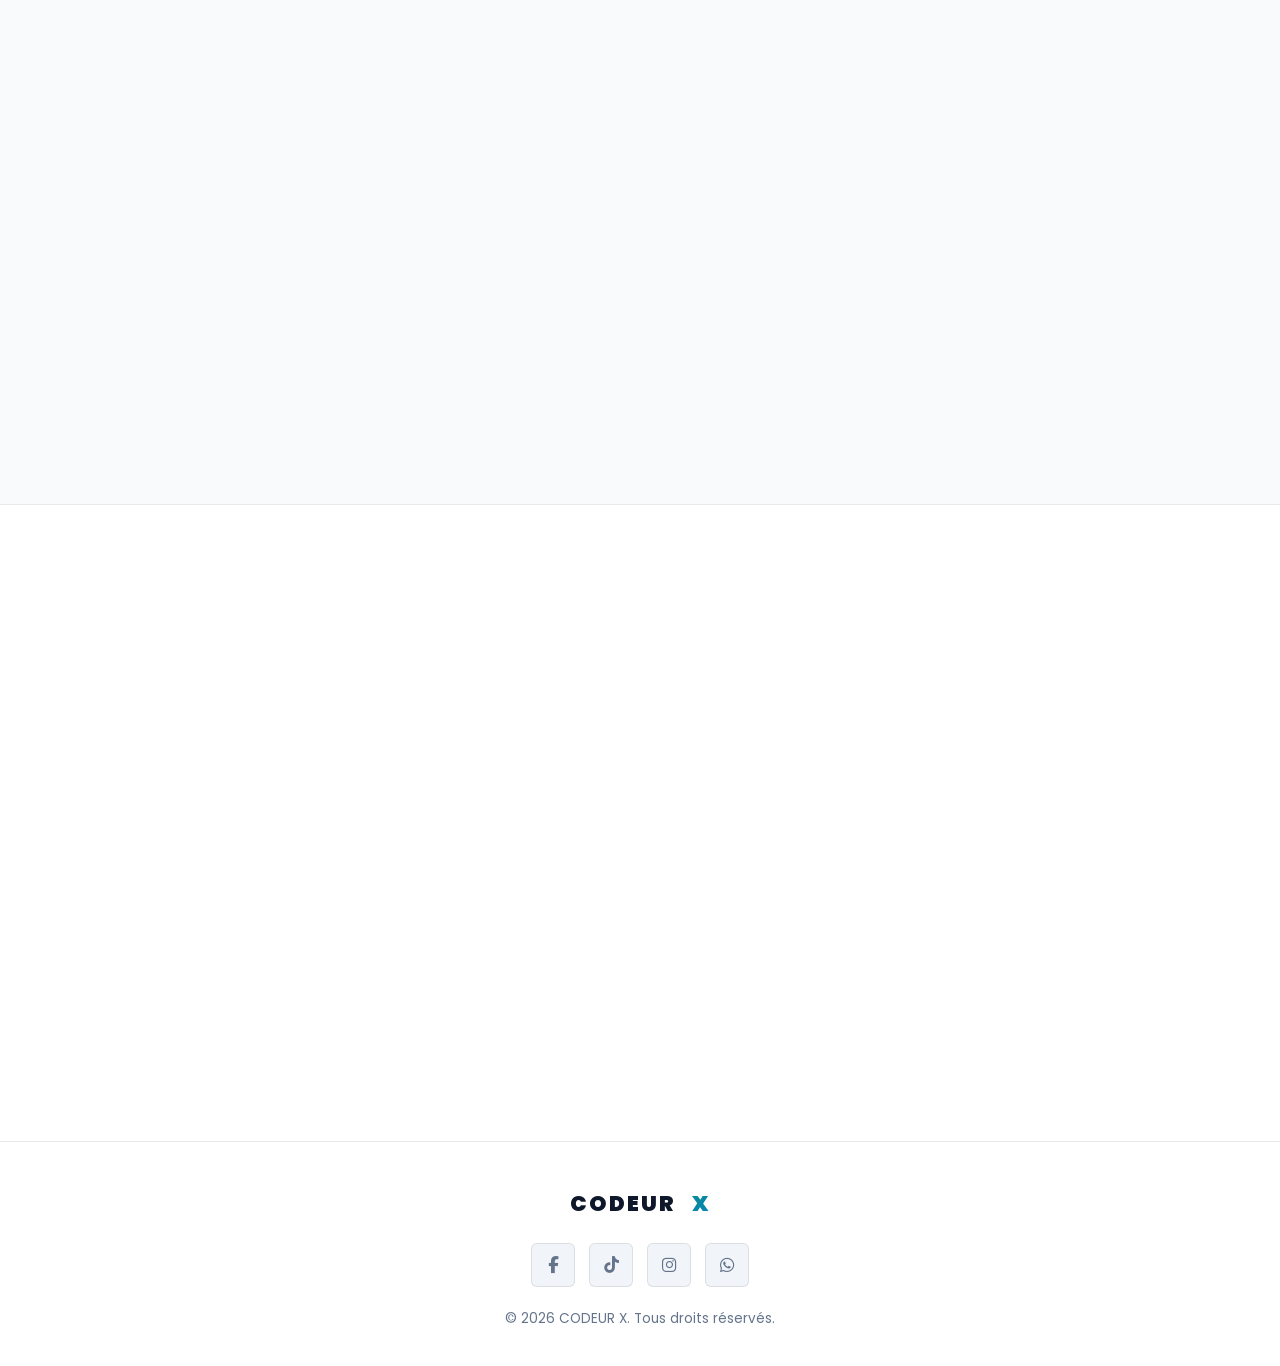
<file: about.html>
<!DOCTYPE html>
<html lang="fr">

<head>
  <meta charset="UTF-8" />
  <meta name="viewport" content="width=device-width, initial-scale=1.0" />
  <meta name="description" content="À propos de CODEUR X — notre histoire, notre équipe et nos valeurs." />
  <title>À Propos — CODEUR X | Votre vision, notre code</title>
  <link href="img/cx-4.png" rel="icon" />
  <link rel="preconnect" href="https://fonts.googleapis.com" />
  <link
    href="https://fonts.googleapis.com/css2?family=Poppins:wght@300;400;500;600;700;800;900&family=Roboto+Mono:wght@400;500;700&display=swap"
    rel="stylesheet" />
  <link rel="stylesheet" href="https://cdn.jsdelivr.net/npm/@fortawesome/fontawesome-free@6.5.0/css/all.min.css" />
  <link rel="stylesheet" href="css/style.css" />
  <script>
    (function () {
      const t = localStorage.getItem('cx-theme') ||
        (window.matchMedia && window.matchMedia('(prefers-color-scheme: light)').matches ? 'light' : 'dark');
      document.documentElement.setAttribute('data-theme', t);
    })();
  </script>
  <style>
    #scrollProgress {
      position: fixed;
      top: 0;
      left: 0;
      height: 2px;
      width: 0%;
      background: var(--teal);
      z-index: 99999;
      transition: width .1s linear;
      box-shadow: none;
    }

    /* Team cards */
    .team-card {
      background: var(--bg-surface);
      border: 1px solid var(--border);
      border-radius: var(--radius-lg);
      overflow: hidden;
      text-align: center;
      transition: var(--transition);
    }

    .team-card:hover {
      border-color: var(--border-hover);
      transform: translateY(-8px);
      box-shadow: 0 20px 50px rgba(0, 0, 0, .4);
    }

    .team-img-wrap {
      position: relative;
      overflow: hidden;
      height: 260px;
    }

    .team-img {
      width: 100%;
      height: 100%;
      object-fit: cover;
      transition: var(--transition-slow);
      filter: brightness(.8) saturate(.85);
    }

    .team-card:hover .team-img {
      transform: scale(1.08);
      filter: brightness(.9) saturate(1);
    }

    .team-overlay {
      position: absolute;
      inset: 0;
      background: linear-gradient(to bottom, transparent 40%, rgba(8, 8, 8, .92));
      display: flex;
      align-items: flex-end;
      justify-content: center;
      padding: 20px;
      opacity: 0;
      transition: var(--transition);
    }

    .team-card:hover .team-overlay {
      opacity: 1;
    }

    .team-socials {
      display: flex;
      gap: 10px;
      transform: translateY(10px);
      transition: var(--transition);
    }

    .team-card:hover .team-socials {
      transform: translateY(0);
    }

    .team-social {
      width: 36px;
      height: 36px;
      border-radius: 8px;
      background: rgba(255, 255, 255, .1);
      border: 1px solid rgba(255, 255, 255, .2);
      color: #fff;
      display: flex;
      align-items: center;
      justify-content: center;
      font-size: .85rem;
      transition: var(--transition);
    }

    .team-social:hover {
      background: var(--teal);
      border-color: var(--teal);
    }

    .team-body {
      padding: 20px;
    }

    .team-body h3 {
      font-size: 1rem;
      font-weight: 700;
      color: var(--text-primary);
      margin-bottom: 4px;
    }

    .team-role {
      font-size: .78rem;
      color: var(--teal);
      font-weight: 600;
      letter-spacing: 1px;
      margin-bottom: 10px;
    }

    .team-body p {
      font-size: .82rem;
      color: var(--text-muted);
      line-height: 1.6;
    }

    .team-skills {
      display: flex;
      flex-wrap: wrap;
      gap: 5px;
      justify-content: center;
      margin-top: 12px;
    }

    .team-skill {
      padding: 3px 10px;
      background: var(--teal-dim);
      border: 1px solid var(--border-accent);
      border-radius: 4px;
      font-size: .68rem;
      font-weight: 700;
      color: var(--cyan);
    }

    /* Values */
    .values-grid {
      display: grid;
      grid-template-columns: repeat(3, 1fr);
      gap: 24px;
    }

    .value-card {
      background: var(--bg-surface);
      border: 1px solid var(--border);
      border-radius: var(--radius-lg);
      padding: 32px 24px;
      text-align: center;
      transition: var(--transition);
      position: relative;
      overflow: hidden;
    }

    .value-card::before {
      content: '';
      position: absolute;
      top: 0;
      left: 0;
      right: 0;
      height: 2px;
      background: var(--gradient);
      transform: scaleX(0);
      transition: var(--transition);
    }

    .value-card:hover {
      border-color: var(--border-hover);
      transform: translateY(-6px);
      box-shadow: 0 20px 50px rgba(0, 0, 0, .3);
    }

    .value-card:hover::before {
      transform: scaleX(1);
    }

    .value-icon {
      width: 60px;
      height: 60px;
      border-radius: 16px;
      background: var(--teal-dim);
      border: 1px solid var(--border-accent);
      display: flex;
      align-items: center;
      justify-content: center;
      font-size: 1.5rem;
      color: var(--teal);
      margin: 0 auto 20px;
      transition: var(--transition);
    }

    .value-card:hover .value-icon {
      background: var(--gradient);
      border-color: transparent;
      color: #fff;
      transform: scale(1.1) rotate(4deg);
    }

    .value-card h3 {
      font-size: 1rem;
      font-weight: 700;
      color: var(--text-primary);
      margin-bottom: 10px;
    }

    .value-card p {
      font-size: .85rem;
      color: var(--text-muted);
      line-height: 1.7;
    }

    /* Mission/Vision */
    .mv-grid {
      display: grid;
      grid-template-columns: 1fr 1fr;
      gap: 28px;
    }

    .mv-card {
      background: var(--bg-surface);
      border: 1px solid var(--border);
      border-radius: var(--radius-lg);
      padding: 40px 35px;
      position: relative;
      overflow: hidden;
      transition: var(--transition);
    }

    .mv-card:hover {
      border-color: var(--border-hover);
      transform: translateY(-4px);
      box-shadow: 0 20px 50px rgba(0, 0, 0, .3);
    }

    .mv-num {
      font-family: var(--font-mono);
      font-size: 4rem;
      font-weight: 900;
      color: rgba(20, 184, 200, .08);
      position: absolute;
      top: 10px;
      right: 20px;
      line-height: 1;
      user-select: none;
    }

    .mv-icon {
      width: 50px;
      height: 50px;
      border-radius: 12px;
      background: var(--gradient);
      display: flex;
      align-items: center;
      justify-content: center;
      font-size: 1.2rem;
      color: #fff;
      margin-bottom: 20px;
    }

    .mv-card h3 {
      font-size: 1.25rem;
      font-weight: 800;
      color: var(--text-primary);
      margin-bottom: 14px;
    }

    .mv-card p {
      color: var(--text-secondary);
      font-size: .9rem;
      line-height: 1.8;
    }

    /* Timeline */
    .timeline {
      margin-top: 10px;
    }

    .timeline-item {
      position: relative;
      padding-left: 28px;
      margin-bottom: 28px;
    }

    .timeline-item::before {
      content: '';
      position: absolute;
      left: 0;
      top: 8px;
      width: 10px;
      height: 10px;
      border-radius: 50%;
      background: var(--teal);
      box-shadow: none;
    }

    .timeline-item::after {
      content: '';
      position: absolute;
      left: 4px;
      top: 22px;
      bottom: -8px;
      width: 2px;
      background: linear-gradient(to bottom, var(--teal), transparent);
    }

    .timeline-item:last-child::after {
      display: none;
    }

    .timeline-date {
      font-family: var(--font-mono);
      font-size: .75rem;
      color: var(--teal);
      font-weight: 700;
      letter-spacing: 1px;
      margin-bottom: 6px;
    }

    .timeline-content h4 {
      font-size: .95rem;
      font-weight: 700;
      color: var(--text-primary);
      margin-bottom: 6px;
    }

    .timeline-content p {
      font-size: .85rem;
      color: var(--text-secondary);
      line-height: 1.7;
    }

    /* Skill bars */
    .skill-bar {
      margin-bottom: 22px;
    }

    .skill-bar-header {
      display: flex;
      justify-content: space-between;
      margin-bottom: 8px;
    }

    .skill-bar-header span {
      font-size: .85rem;
      font-weight: 600;
      color: var(--text-secondary);
    }

    .skill-bar-header .percent {
      font-family: var(--font-mono);
      font-size: .8rem;
      color: var(--teal);
    }

    .skill-bar-track {
      height: 6px;
      background: rgba(255, 255, 255, .06);
      border-radius: 6px;
      overflow: hidden;
      border: 1px solid var(--border);
    }

    @media(max-width:900px) {
      .values-grid {
        grid-template-columns: repeat(2, 1fr);
      }

      .mv-grid {
        grid-template-columns: 1fr;
      }
    }

    @media(max-width:600px) {
      .values-grid {
        grid-template-columns: 1fr;
      }

      .grid-4 {
        grid-template-columns: repeat(2, 1fr);
      }
    }
  </style>
</head>

<body>

  <div id="scrollProgress"></div>
  <div class="nav-overlay" id="navOverlay"></div>

  <!-- NAVBAR -->
  <nav class="navbar" id="navbar">
    <div class="nav-inner">
      <a href="index.html" class="nav-logo" aria-label="CODEUR X Accueil">
        CODEUR&nbsp;<span class="logo-x">X</span>
      </a>

      <ul class="nav-menu" id="navMenu">
        <li><a href="index.html" class="nav-link">Accueil</a></li>
        <li><a href="about.html" class="nav-link active">À Propos</a></li>
        <li><a href="services.html" class="nav-link">Services</a></li>
        <li><a href="portfolio.html" class="nav-link">Portfolio</a></li>
        <li><a href="contact.html" class="nav-cta">Nous Contacter</a></li>
        <li class="nav-theme-item">
          <button class="theme-toggle mobile-theme-btn" aria-label="Changer de thème" title="Basculer Mode Clair / Sombre">
            <span class="theme-btn-content">
              <span class="theme-label"><i class="fas fa-circle-half-stroke"></i> Thème</span>
              <span class="theme-icons-box">
                <i class="fas fa-moon theme-icon-dark"></i>
                <i class="fas fa-sun theme-icon-light"></i>
              </span>
            </span>
          </button>
        </li>
      </ul>

      <div class="nav-actions">
        <button id="themeToggle" class="theme-toggle desktop-theme-btn" aria-label="Changer de thème"
          title="Basculer Mode Clair / Sombre">
          <i class="fas fa-moon theme-icon-dark"></i>
          <i class="fas fa-sun theme-icon-light"></i>
        </button>
        <button class="hamburger" id="hamburger" aria-label="Menu">
          <span></span><span></span><span></span>
        </button>
      </div>
    </div>
  </nav>

  <!-- PAGE HEADER -->
  <div class="page-header">
    <div class="section-tag" style="margin:0 auto 16px;display:inline-flex;"><i class="fas fa-users"></i> Votre vision,
      notre code</div>
    <h1>À Propos de <span class="gradient-text">CODEUR X</span></h1>
    <p>Notre histoire, nos développeurs passionnés et les valeurs qui guident chacune de nos réalisations digitales.</p>
  </div>

  <!-- STORY -->
  <section style="background:var(--bg-base);">
    <div class="container">
      <div class="grid-2" style="gap:80px;align-items:center;">
        <div class="reveal-left">
          <div
            style="border-radius:var(--radius-lg);overflow:hidden;border:1px solid var(--border);box-shadow:var(--shadow-lg);">
            <img src="img/CX 5.png" alt="Notre Histoire"
              style="width:100%;height:420px;object-fit:cover;filter:brightness(.8) saturate(.85);" loading="lazy" />
          </div>
        </div>
        <div class="reveal-right">
          <div class="section-tag"><i class="fas fa-history"></i> Notre Histoire</div>
          <h2 style="font-size:clamp(1.6rem,3.5vw,2.4rem);margin-bottom:24px;letter-spacing:-0.5px;">Comment tout a
            <span class="gradient-text">commencé</span>
          </h2>
          <div class="timeline">
            <div class="timeline-item">
              <div class="timeline-date">2025 — Fondation</div>
              <div class="timeline-content">
                <h4>Naissance de CODEUR X</h4>
                <p>Un groupe de 2 passionnés du code fondent CODEUR X avec la vision de créer des solutions numériques
                  innovantes accessibles à tous.</p>
              </div>
            </div>
            <div class="timeline-item">
              <div class="timeline-date">2026 — Croissance</div>
              <div class="timeline-content">
                <h4>Expansion de l'équipe</h4>
                <p>Nous atteignons 50 projets réalisés et agrandissons l'équipe avec des talents en systèmes embarqués,
                  web et design centré sur l'humain.</p>
              </div>
            </div>
          </div>
        </div>
      </div>
    </div>
  </section>

  <!-- MISSION / VISION -->
  <section
    style="background:var(--bg-surface);border-top:1px solid var(--border);border-bottom:1px solid var(--border);">
    <div class="container">
      <div class="section-header reveal">
        <div class="section-tag"><i class="fas fa-bullseye"></i> Mission &amp; Vision</div>
        <h2>Ce qui nous <span class="gradient-text">motive</span> chaque jour</h2>
      </div>
      <div class="mv-grid">
        <div class="mv-card reveal-left">
          <span class="mv-num">01</span>
          <div class="mv-icon"><i class="fas fa-bullseye"></i></div>
          <h3>Notre Mission</h3>
          <p>Accompagner entrepreneurs, startups et entreprises dans leur transformation digitale en leur fournissant
            des solutions technologiques de haute qualité, innovantes et sur mesure. Nous rendons le numérique
            accessible et performant pour chacun de nos clients.</p>
        </div>
        <div class="mv-card reveal-right">
          <span class="mv-num">02</span>
          <div class="mv-icon"><i class="fas fa-eye"></i></div>
          <h3>Notre Vision</h3>
          <p>Devenir la référence incontournable en matière de développement digital en Afrique et au-delà. Nous
            aspirons à un monde où chaque entreprise, quelle que soit sa taille, bénéficie d'outils numériques à la
            hauteur de ses ambitions.</p>
        </div>
      </div>
    </div>
  </section>

  <!-- VALUES -->
  <section style="background:var(--bg-base);">
    <div class="container">
      <div class="section-header reveal">
        <div class="section-tag"><i class="fas fa-heart"></i> Nos Valeurs</div>
        <h2>Les valeurs qui nous <span class="gradient-text">définissent</span></h2>
        <p>Des principes fondamentaux qui guident toutes nos décisions et interactions</p>
      </div>
      <div class="values-grid">
        <div class="value-card reveal delay-1">
          <div class="value-icon"><i class="fas fa-medal"></i></div>
          <h3>Excellence</h3>
          <p>Nous visons l'excellence dans chaque ligne de code, chaque design et chaque interaction avec nos clients.
          </p>
        </div>
        <div class="value-card reveal delay-2">
          <div class="value-icon"><i class="fas fa-lightbulb"></i></div>
          <h3>Innovation</h3>
          <p>Toujours à la pointe des nouvelles technologies, nous apportons des solutions créatives et avant-gardistes.
          </p>
        </div>
        <div class="value-card reveal delay-3">
          <div class="value-icon"><i class="fas fa-handshake"></i></div>
          <h3>Intégrité</h3>
          <p>Transparence, honnêteté et respect des engagements sont au cœur de chacune de nos relations.</p>
        </div>
        <div class="value-card reveal delay-1">
          <div class="value-icon"><i class="fas fa-users"></i></div>
          <h3>Collaboration</h3>
          <p>Nous travaillons en étroite collaboration avec nos clients pour créer des solutions qui leur ressemblent.
          </p>
        </div>
        <div class="value-card reveal delay-2">
          <div class="value-icon"><i class="fas fa-tachometer-alt"></i></div>
          <h3>Performance</h3>
          <p>Nos solutions sont optimisées pour offrir la meilleure expérience utilisateur avec des performances
            maximales.</p>
        </div>
        <div class="value-card reveal delay-3">
          <div class="value-icon"><i class="fas fa-infinity"></i></div>
          <h3>Durabilité</h3>
          <p>Nous développons des solutions pérennes, maintenables et évolutives qui grandissent avec votre entreprise.
          </p>
        </div>
      </div>
    </div>
  </section>

  <!-- SKILLS -->
  <section
    style="background:var(--bg-surface);border-top:1px solid var(--border);border-bottom:1px solid var(--border);"
    class="skills-section">
    <div class="container">
      <div class="grid-2" style="gap:80px;align-items:center;">
        <div class="reveal-left">
          <div class="section-tag"><i class="fas fa-chart-bar"></i> Compétences</div>
          <h2 style="font-size:clamp(1.6rem,3.5vw,2.4rem);margin-bottom:30px;letter-spacing:-0.5px;">Notre niveau de
            <span class="gradient-text">maîtrise technique</span>
          </h2>
          <div class="skill-bar">
            <div class="skill-bar-header"><span>Développement Frontend &amp; Backend</span><span
                class="percent">95%</span></div>
            <div class="skill-bar-track">
              <div class="skill-bar-fill" data-width="95%"></div>
            </div>
          </div>
          <div class="skill-bar">
            <div class="skill-bar-header"><span>Analyse des données</span><span class="percent">90%</span></div>
            <div class="skill-bar-track">
              <div class="skill-bar-fill" data-width="90%"></div>
            </div>
          </div>
          <div class="skill-bar">
            <div class="skill-bar-header"><span>Applications Mobiles</span><span class="percent">88%</span></div>
            <div class="skill-bar-track">
              <div class="skill-bar-fill" data-width="88%"></div>
            </div>
          </div>
          <div class="skill-bar">
            <div class="skill-bar-header"><span>UI/UX Design</span><span class="percent">85%</span></div>
            <div class="skill-bar-track">
              <div class="skill-bar-fill" data-width="85%"></div>
            </div>
          </div>
          <div class="skill-bar">
            <div class="skill-bar-header"><span>DevOps &amp; Cloud</span><span class="percent">80%</span></div>
            <div class="skill-bar-track">
              <div class="skill-bar-fill" data-width="80%"></div>
            </div>
          </div>
        </div>
        <div class="reveal-right">
          <img src="img/e2.jpeg" alt="Notre équipe travaille"
            style="width:100%;border-radius:var(--radius-lg);border:1px solid var(--border);box-shadow:var(--shadow-lg);filter:brightness(.8) saturate(.85);"
            loading="lazy" />
        </div>
      </div>
    </div>
  </section>

  <!-- TEAM -->
  <section style="background:var(--bg-base);">
    <div class="container">
      <div class="section-header reveal">
        <div class="section-tag"><i class="fas fa-user-tie"></i> L'Équipe</div>
        <h2>Les talents derrière <span class="gradient-text">CODEUR X</span></h2>
        <p>Une équipe passionnée et expérimentée prête à transformer vos projets en succès</p>
      </div>
      <div class="grid-4">

        <div class="team-card reveal delay-1">
          <div class="team-img-wrap">
            <img class="team-img" src="img/Jml_LE_upscale_prime.jpg" alt="John Mulonga" loading="lazy" />
            <div class="team-overlay">
              <div class="team-socials">
                <a href="https://www.instagram.com/ir_johny_tec" class="team-social"><i
                    class="fab fa-instagram"></i></a>
                <a href="https://www.tiktok.com/@ir_johnmulonga?_r=1&_t=ZS-952Q7iyStGq" class="team-social"><i
                    class="fab fa-tiktok"></i></a>
                <a href="https://github.com/john-mulonga" class="team-social"><i class="fab fa-github"></i></a>
              </div>
            </div>
          </div>
          <div class="team-body">
            <h3>John Mulonga</h3>
            <div class="team-role">DevSecOps</div>
            <p>Full-stack Développeur. Expert en IOT.</p>
            <div class="team-skills"><span class="team-skill">JavaScript</span><span
                class="team-skill">MySQL</span><span class="team-skill">C/C++</span></div>
          </div>
        </div>

        <div class="team-card reveal delay-2">
          <div class="team-img-wrap">
            <img class="team-img" src="img/Alex_LE_upscale_prime.jpg" alt="Alexandre Kyungu" loading="lazy" />
            <div class="team-overlay">
              <div class="team-socials">
                <a href="https://www.instagram.com/alex_androvitch2" class="team-social"><i
                    class="fab fa-instagram"></i></a>
              </div>
            </div>
          </div>
          <div class="team-body">
            <h3>Alexandre Kyungu</h3>
            <div class="team-role">UI/UX Designer</div>
            <p>Designer créatif spécialisé dans les interfaces modernes et l'expérience utilisateur.</p>
            <div class="team-skills"><span class="team-skill">Figma</span><span class="team-skill">Adobe XD</span><span
                class="team-skill">Framer</span></div>
          </div>
        </div>

        <div class="team-card reveal delay-3">
          <div class="team-img-wrap">
            <img class="team-img" src="img/Tino_LE_upscale_prime.jpg" alt="Martino Masengo" loading="lazy" />
            <div class="team-overlay">
              <div class="team-socials">
                <a href="https://www.instagram.com/a_l_v_i_n_t_i_n_o" class="team-social"><i
                    class="fab fa-instagram"></i></a>
                <a href="https://github.com/martinomasengo-ai" class="team-social"><i class="fab fa-github"></i></a>
              </div>
            </div>
          </div>
          <div class="team-body">
            <h3>Martino Masengo</h3>
            <div class="team-role">Développeur Mobile</div>
            <p>Développeur mobile maîtrisant React Native, Flutter et les plateformes Android/iOS.</p>
            <div class="team-skills"><span class="team-skill">Flutter</span><span class="team-skill">React
                Native</span><span class="team-skill">Firebase</span></div>
          </div>
        </div>

        <div class="team-card reveal delay-4">
          <div class="team-img-wrap">
            <img class="team-img" src="img/Davka_LE_upscale_prime.jpg" alt="David Kabalu" loading="lazy" />
            <div class="team-overlay">
              <div class="team-socials">
                <a href="https://www.instagram.com/davka2.0" class="team-social"><i class="fab fa-instagram"></i></a>
                <a href="https://github.com/davkakabalu905-collab" class="team-social"><i class="fab fa-github"></i></a>
                <a href="https://www.tiktok.com/@davkakabalu1" class="team-social"><i class="fab fa-tiktok"></i></a>
              </div>
            </div>
          </div>
          <div class="team-body">
            <h3>David Kabalu</h3>
            <div class="team-role">Développeur Web</div>
            <p>Expert Full-stack en création et optimisation d'application web.</p>
            <div class="team-skills"><span class="team-skill">Html</span><span class="team-skill">Css</span><span
                class="team-skill">PHP</span><span class="team-skill">React</span><span
                class="team-skill">Laravel</span></div>
          </div>
        </div>

        <div class="team-card reveal delay-1">
          <div class="team-img-wrap">
            <img class="team-img" src="img/jt.jpeg" alt="Josue Nyembo" loading="lazy" />
            <div class="team-overlay">
              <div class="team-socials">
                <a href="https://www.instagram.com/joshua20josh" class="team-social"><i
                    class="fab fa-instagram"></i></a>
                <a href="https://github.com/Joshuajsh007" class="team-social"><i class="fab fa-github"></i></a>
              </div>
            </div>
          </div>
          <div class="team-body">
            <h3>Josue Nyembo</h3>
            <div class="team-role">Data Analyst</div>
            <p>Expert en Analyse &amp; Traitement des Données et Développeur Desktop.</p>
            <div class="team-skills"><span class="team-skill">Python</span><span class="team-skill">Java</span><span
                class="team-skill">MySQL</span></div>
          </div>
        </div>

        <div class="team-card reveal delay-2">
          <div class="team-img-wrap">
            <img class="team-img" src="img/js.jpeg" alt="Josue Kitumaini" loading="lazy" />
            <div class="team-overlay">
              <div class="team-socials">
                <a href="https://www.linkedin.com/in/josu%C3%A9-kitumaini-836215221" class="team-social"><i
                    class="fab fa-linkedin-in"></i></a>
                <a href="https://x.com/josue_mus2" class="team-social"><i class="fab fa-x-twitter"></i></a>
              </div>
            </div>
          </div>
          <div class="team-body">
            <h3>Josue Kitumaini</h3>
            <div class="team-role">Data Scientist</div>
            <p>Expert en Analyse des Données.</p>
            <div class="team-skills"><span class="team-skill">Python</span><span class="team-skill">C</span><span
                class="team-skill">MySQL</span></div>
          </div>
        </div>

        <div class="team-card reveal delay-3">
          <div class="team-img-wrap">
            <img class="team-img" src="img/jnos.jpeg" alt="Jenos Mbayo" loading="lazy" />
            <div class="team-overlay">
              <div class="team-socials">
                <a href="https://www.instagram.com/jenosmby" class="team-social"><i class="fab fa-instagram"></i></a>
                <a href="https://github.com/jenos98" class="team-social"><i class="fab fa-github"></i></a>
              </div>
            </div>
          </div>
          <div class="team-body">
            <h3>Jenos Mbayo</h3>
            <div class="team-role">Développeur IOT</div>
            <p>Expert en conception robotique, Concepteur 3D.</p>
            <div class="team-skills"><span class="team-skill">Python</span><span class="team-skill">C/C++</span><span
                class="team-skill">Blender</span></div>
          </div>
        </div>


        <div class="team-card reveal delay-2">
          <div class="team-img-wrap">
            <img class="team-img" src="img/h.jpeg" alt="Honore Mushagalusa" loading="lazy" />
            <div class="team-overlay">
              <div class="team-socials">
                <a href="https://www.instagram.com/honorescott1" class="team-social"><i
                    class="fab fa-instagram"></i></a>
                <a href="https://www.facebook.com/honore.romeon" class="team-social"><i
                    class="fab fa-facebook-f"></i></a>
              </div>
            </div>
          </div>
          <div class="team-body">
            <h3>Honore Mushagalusa</h3>
            <div class="team-role">Développeur IOT</div>
            <p>Expert en réalisations des systèmes embarqués.</p>
            <div class="team-skills"><span class="team-skill">Arduino</span><span class="team-skill">C/C++</span><span
                class="team-skill">Proteus</span></div>
          </div>
        </div>

        <div class="team-card reveal delay-3">
          <div class="team-img-wrap">
            <img class="team-img" src="img/junior .jpeg" alt="Junior Katende" loading="lazy" />
            <div class="team-overlay">
              <div class="team-socials">
                <a href="https://www.instagram.com/junior_katende_officiel" class="team-social"><i
                    class="fab fa-instagram"></i></a>
                <a href="https://www.facebook.com/juniorjkbjr" class="team-social"><i class="fab fa-facebook-f"></i></a>
              </div>
            </div>
          </div>
          <div class="team-body">
            <h3>Junior Katende</h3>
            <div class="team-role">Data Analyst</div>
            <p>Spécialiste en analyse, visualisation de données et Business Intelligence.</p>
            <div class="team-skills"><span class="team-skill">Power BI</span><span class="team-skill">SQL</span><span class="team-skill">Excel</span><span class="team-skill">Python</span><span class="team-skill">Tableau</span></div>
          </div>
        </div>

      </div>
    </div>
  </section>

  <!-- CTA -->
  <section class="cta-section" style="padding:100px 0;">
    <div class="container">
      <div class="cta-inner reveal">
        <div class="section-tag" style="margin:0 auto 20px;display:inline-flex;"><i class="fas fa-rocket"></i>
          Rejoignez-nous</div>
        <h2>Prêt à démarrer votre <span class="gradient-text">projet digital</span> ?</h2>
        <p>Contactez-nous dès maintenant et obtenez un devis gratuit sous 24h.</p>
        <div class="cta-actions">
          <a href="contact.html" class="btn btn-primary"><i class="fas fa-paper-plane"></i> Demander un devis</a>
          <a href="https://wa.me/243970037759" target="_blank" class="btn btn-whatsapp"><i class="fab fa-whatsapp"></i>
            WhatsApp</a>
        </div>
      </div>
    </div>
  </section>

  <!-- FOOTER -->
  <footer class="footer-simple">
    <div class="container footer-simple-inner">
      <a href="index.html" class="nav-logo" aria-label="CODEUR X Accueil">
        CODEUR&nbsp;<span class="logo-x">X</span>
      </a>
      <div class="footer-socials">
        <a href="https://www.facebook.com/profile.php?id=61570772911684" target="_blank" rel="noopener"
          class="social-btn" aria-label="Facebook"><i class="fab fa-facebook-f"></i></a>
        <a href="https://www.tiktok.com/@codeur.x1?_r=1&_t=ZS-95mpoXJuXHV" target="_blank" rel="noopener"
          class="social-btn" aria-label="TikTok"><i class="fab fa-tiktok"></i></a>
        <a href="https://www.instagram.com/codeurxofficiel?igsh=aXc1eXVkdDEwazN4" target="_blank" rel="noopener"
          class="social-btn" aria-label="Instagram"><i class="fab fa-instagram"></i></a>
        <a href="https://wa.me/243970037759" target="_blank" rel="noopener" class="social-btn"
          aria-label="WhatsApp"><i class="fab fa-whatsapp"></i></a>
      </div>
      <p class="footer-copy">© <span id="footerYear">2026</span> <span>CODEUR X</span>. Tous droits réservés.</p>
    </div>
  </footer>

  <a href="https://wa.me/243970037759" class="whatsapp-float" target="_blank" rel="noopener" aria-label="WhatsApp">
    <i class="fab fa-whatsapp"></i><span class="tooltip">Contactez-nous sur WhatsApp</span>
  </a>
  <button class="scroll-top" id="scrollTop" aria-label="Retour en haut"><i class="fas fa-chevron-up"></i></button>
  <div class="toast" id="toast">
    <div class="toast-content">
      <div class="toast-icon"><i class="fas fa-check"></i></div>
      <div class="toast-text">
        <h5>Succès</h5>
        <p>Message envoyé avec succès</p>
      </div>
    </div>
  </div>

  <script src="js/script.js"></script>
</body>

</html>
</file>
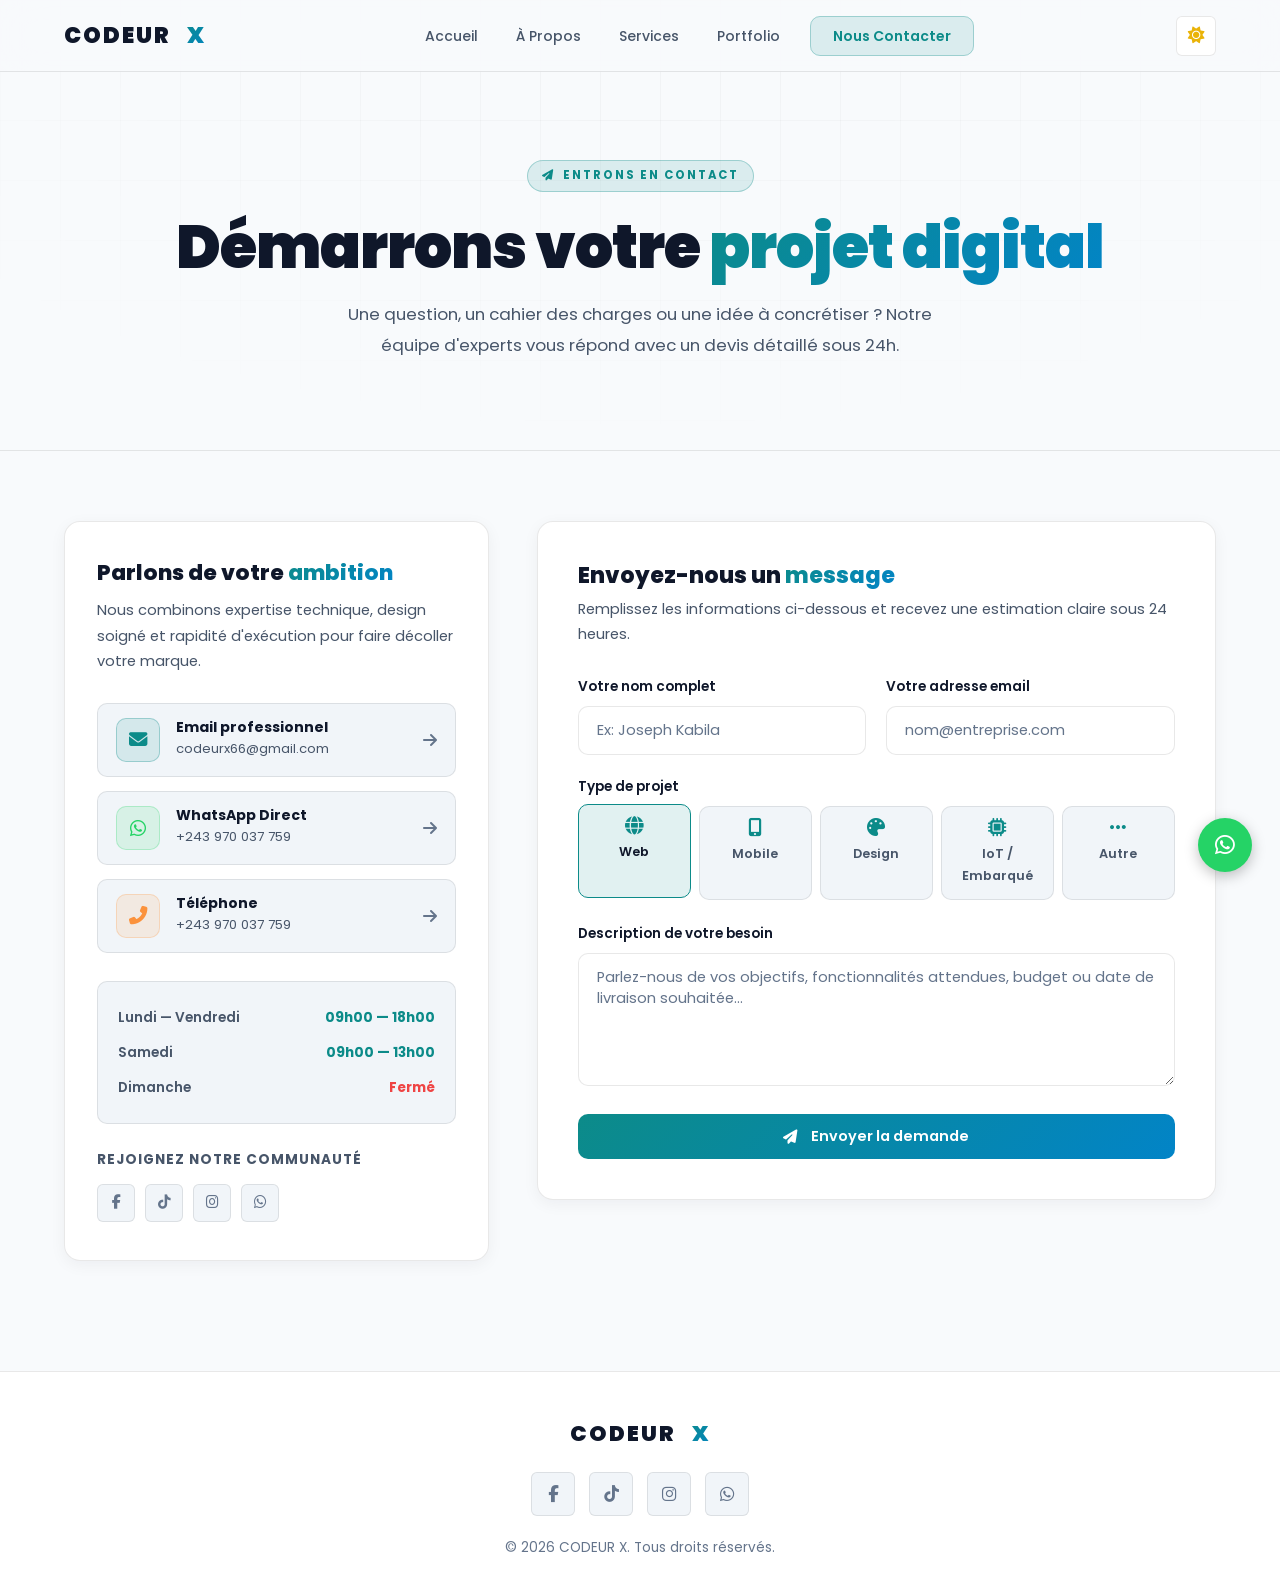
<file: contact.html>
<!DOCTYPE html>
<html lang="fr">
<head>
  <meta charset="UTF-8" />
  <meta name="viewport" content="width=device-width, initial-scale=1.0" />
  <meta name="description" content="Contactez CODEUR X — Obtenez un devis rapide sous 24h pour votre projet de site web, application mobile ou solution digitale." />
  <title>Contact — CODEUR X | Parlons de votre projet</title>
  <link href="img/cx-4.png" rel="icon" />

  <script>
    (function(){
      const t = localStorage.getItem('cx-theme') || 
        (window.matchMedia && window.matchMedia('(prefers-color-scheme: light)').matches ? 'light' : 'dark');
      document.documentElement.setAttribute('data-theme', t);
    })();
  </script>

  <!-- Fonts & Icons -->
  <link rel="preconnect" href="https://fonts.googleapis.com" />
  <link href="https://fonts.googleapis.com/css2?family=Poppins:wght@300;400;500;600;700;800;900&family=Roboto+Mono:wght@400;500;700&display=swap" rel="stylesheet" />
  <link rel="stylesheet" href="https://cdn.jsdelivr.net/npm/@fortawesome/fontawesome-free@6.5.0/css/all.min.css" />
  <link rel="stylesheet" href="css/style.css" />
</head>
<body>

  <!-- Scroll Progress -->
  <div id="scrollProgress"></div>

  <!-- Mobile Nav Overlay -->
  <div class="nav-overlay" id="navOverlay"></div>

  <!-- =====================
       NAVBAR
       ===================== -->
  <nav class="navbar" id="navbar">
    <div class="nav-inner">
      <a href="index.html" class="nav-logo" aria-label="CODEUR X Accueil">
        CODEUR&nbsp;<span class="logo-x">X</span>
      </a>

      <ul class="nav-menu" id="navMenu">
        <li><a href="index.html" class="nav-link">Accueil</a></li>
        <li><a href="about.html" class="nav-link">À Propos</a></li>
        <li><a href="services.html" class="nav-link">Services</a></li>
        <li><a href="portfolio.html" class="nav-link">Portfolio</a></li>
        <li><a href="contact.html" class="nav-cta active">Nous Contacter</a></li>
        <li class="nav-theme-item">
          <button class="theme-toggle mobile-theme-btn" aria-label="Changer de thème" title="Basculer Mode Clair / Sombre">
            <span class="theme-btn-content">
              <span class="theme-label"><i class="fas fa-circle-half-stroke"></i> Thème</span>
              <span class="theme-icons-box">
                <i class="fas fa-moon theme-icon-dark"></i>
                <i class="fas fa-sun theme-icon-light"></i>
              </span>
            </span>
          </button>
        </li>
      </ul>

      <div class="nav-actions">
        <button id="themeToggle" class="theme-toggle desktop-theme-btn" aria-label="Changer de thème" title="Basculer Mode Clair / Sombre">
          <i class="fas fa-moon theme-icon-dark"></i>
          <i class="fas fa-sun theme-icon-light"></i>
        </button>
        <button class="hamburger" id="hamburger" aria-label="Menu">
          <span></span><span></span><span></span>
        </button>
      </div>
    </div>
  </nav>

  <!-- =====================
       PAGE HEADER
       ===================== -->
  <header class="page-header">
    <div class="page-header-grid"></div>
    <div class="container" style="position:relative;z-index:1;">
      <div class="section-tag"><i class="fas fa-paper-plane"></i> Entrons en contact</div>
      <h1>Démarrons votre <span class="gradient-text">projet digital</span></h1>
      <p>Une question, un cahier des charges ou une idée à concrétiser ? Notre équipe d'experts vous répond avec un devis détaillé sous 24h.</p>
    </div>
  </header>

  <!-- =====================
       CONTACT SECTION
       ===================== -->
  <section style="background:var(--bg-base);padding:70px 0 110px;">
    <div class="container">
      <div class="contact-layout">

        <!-- Left: Contact Details -->
        <div class="reveal-left">
          <div class="contact-info-card">
            <h3>Parlons de votre <span class="gradient-text">ambition</span></h3>
            <p>Nous combinons expertise technique, design soigné et rapidité d'exécution pour faire décoller votre marque.</p>

            <div class="contact-items">
              <a href="mailto:codeurx66@gmail.com" class="contact-item">
                <div class="ci-icon email"><i class="fas fa-envelope"></i></div>
                <div class="ci-text">
                  <h5>Email professionnel</h5>
                  <span>codeurx66@gmail.com</span>
                </div>
                <i class="fas fa-arrow-right" style="color:var(--text-muted);margin-left:auto;"></i>
              </a>

              <a href="https://wa.me/243970037759" target="_blank" rel="noopener" class="contact-item">
                <div class="ci-icon whatsapp"><i class="fab fa-whatsapp"></i></div>
                <div class="ci-text">
                  <h5>WhatsApp Direct</h5>
                  <span>+243 970 037 759</span>
                </div>
                <i class="fas fa-arrow-right" style="color:var(--text-muted);margin-left:auto;"></i>
              </a>

              <a href="tel:+243970037759" class="contact-item">
                <div class="ci-icon phone"><i class="fas fa-phone-alt"></i></div>
                <div class="ci-text">
                  <h5>Téléphone</h5>
                  <span>+243 970 037 759</span>
                </div>
                <i class="fas fa-arrow-right" style="color:var(--text-muted);margin-left:auto;"></i>
              </a>
            </div>

            <!-- Hours Block -->
            <div class="hours-block">
              <div class="hours-row">
                <span>Lundi — Vendredi</span>
                <span class="hours-open">09h00 — 18h00</span>
              </div>
              <div class="hours-row">
                <span>Samedi</span>
                <span class="hours-open">09h00 — 13h00</span>
              </div>
              <div class="hours-row">
                <span>Dimanche</span>
                <span class="hours-closed">Fermé</span>
              </div>
            </div>

            <!-- Social Links -->
            <div>
              <div style="font-size:0.85rem;font-weight:700;margin-bottom:12px;color:var(--text-secondary);text-transform:uppercase;letter-spacing:1px;">
                Rejoignez notre communauté
              </div>
              <div style="display:flex;gap:10px;flex-wrap:wrap;">
                <a href="https://www.facebook.com/profile.php?id=61570772911684" target="_blank" rel="noopener" class="social-btn" aria-label="Facebook"><i class="fab fa-facebook-f"></i></a>
                <a href="https://www.tiktok.com/@codeur.x1?_r=1&_t=ZS-95mpoXJuXHV" target="_blank" rel="noopener" class="social-btn" aria-label="TikTok"><i class="fab fa-tiktok"></i></a>
                <a href="https://www.instagram.com/codeurxofficiel?igsh=aXc1eXVkdDEwazN4" target="_blank" rel="noopener" class="social-btn" aria-label="Instagram"><i class="fab fa-instagram"></i></a>
                <a href="https://wa.me/243970037759" target="_blank" rel="noopener" class="social-btn" aria-label="WhatsApp"><i class="fab fa-whatsapp"></i></a>
              </div>
            </div>

          </div>
        </div>

        <!-- Hidden Iframe for smooth submission -->
        <iframe name="hidden_iframe" id="hidden_iframe" style="display:none;"></iframe>

        <!-- Right: Contact Form -->
        <div class="reveal-right">
          <div class="contact-form-card">
            <h3>Envoyez-nous un <span class="gradient-text">message</span></h3>
            <p>Remplissez les informations ci-dessous et recevez une estimation claire sous 24 heures.</p>

            <form id="contactForm" class="contact-form" action="https://formspree.io/codeurx66@gmail.com" method="POST" target="hidden_iframe">
              <div class="form-row">
                <div class="form-group">
                  <label for="name">Votre nom complet</label>
                  <input type="text" id="name" name="name" placeholder="Ex: Joseph Kabila" required />
                </div>
                <div class="form-group">
                  <label for="email">Votre adresse email</label>
                  <input type="email" id="email" name="email" placeholder="nom@entreprise.com" required />
                </div>
              </div>

              <div class="form-group">
                <label>Type de projet</label>
                <div class="subject-options">
                  <div class="subject-opt selected" data-value="web">
                    <i class="fas fa-globe"></i>
                    <span>Web</span>
                  </div>
                  <div class="subject-opt" data-value="mobile">
                    <i class="fas fa-mobile-alt"></i>
                    <span>Mobile</span>
                  </div>
                  <div class="subject-opt" data-value="design">
                    <i class="fas fa-palette"></i>
                    <span>Design</span>
                  </div>
                  <div class="subject-opt" data-value="iot">
                    <i class="fas fa-microchip"></i>
                    <span>IoT / Embarqué</span>
                  </div>
                  <div class="subject-opt" data-value="other">
                    <i class="fas fa-ellipsis-h"></i>
                    <span>Autre</span>
                  </div>
                </div>
                <input type="hidden" id="subject" name="subject" value="web" />
              </div>

              <div class="form-group">
                <label for="message">Description de votre besoin</label>
                <textarea id="message" name="message" rows="5" placeholder="Parlez-nous de vos objectifs, fonctionnalités attendues, budget ou date de livraison souhaitée..." required></textarea>
              </div>

              <div class="form-submit-area">
                <button type="submit" class="btn btn-primary btn-lg" style="width:100%;justify-content:center;">
                  <i class="fas fa-paper-plane"></i>&nbsp;&nbsp;Envoyer la demande
                </button>
              </div>
            </form>
          </div>
        </div>

      </div>
    </div>
  </section>

  <!-- SUCCESS POPUP -->
  <div class="success-popup" id="successPopup">
    <div class="success-card">
      <div class="success-icon"><i class="fas fa-check"></i></div>
      <h3>Message bien reçu !</h3>
      <p>Merci pour votre confiance. Notre équipe étudie votre demande et vous transmettra un devis complet sous <strong>24 heures</strong>.</p>
      <div style="display:flex;flex-direction:column;gap:12px;">
        <a href="https://wa.me/243970037759" target="_blank" class="btn btn-whatsapp" style="justify-content:center;" id="waConfirmBtn">
          <i class="fab fa-whatsapp"></i> Confirmer sur WhatsApp
        </a>
        <button type="button" onclick="document.getElementById('successPopup').classList.remove('show')" class="btn btn-secondary" style="justify-content:center;">
          Fermer
        </button>
      </div>
    </div>
  </div>

  <!-- =====================
       FOOTER
       ===================== -->
  <footer class="footer-simple">
    <div class="container footer-simple-inner">
      <a href="index.html" class="nav-logo" aria-label="CODEUR X Accueil">
        CODEUR&nbsp;<span class="logo-x">X</span>
      </a>
      <div class="footer-socials">
        <a href="https://www.facebook.com/profile.php?id=61570772911684" target="_blank" rel="noopener"
          class="social-btn" aria-label="Facebook"><i class="fab fa-facebook-f"></i></a>
        <a href="https://www.tiktok.com/@codeur.x1?_r=1&_t=ZS-95mpoXJuXHV" target="_blank" rel="noopener"
          class="social-btn" aria-label="TikTok"><i class="fab fa-tiktok"></i></a>
        <a href="https://www.instagram.com/codeurxofficiel?igsh=aXc1eXVkdDEwazN4" target="_blank" rel="noopener"
          class="social-btn" aria-label="Instagram"><i class="fab fa-instagram"></i></a>
        <a href="https://wa.me/243970037759" target="_blank" rel="noopener" class="social-btn"
          aria-label="WhatsApp"><i class="fab fa-whatsapp"></i></a>
      </div>
      <p class="footer-copy">© <span id="footerYear">2026</span> <span>CODEUR X</span>. Tous droits réservés.</p>
    </div>
  </footer>

  <!-- WhatsApp Float -->
  <a href="https://wa.me/243970037759" class="whatsapp-float" target="_blank" rel="noopener" aria-label="WhatsApp">
    <i class="fab fa-whatsapp"></i>
    <span class="tooltip">Contactez-nous sur WhatsApp</span>
  </a>

  <!-- Scroll to top -->
  <button class="scroll-top" id="scrollTop" aria-label="Retour en haut">
    <i class="fas fa-chevron-up"></i>
  </button>

  <!-- Toast -->
  <div class="toast" id="toast">
    <div class="toast-content">
      <div class="toast-icon"><i class="fas fa-check"></i></div>
      <div class="toast-text">
        <h5>Succès</h5>
        <p>Message envoyé avec succès</p>
      </div>
    </div>
  </div>

  <script src="js/script.js"></script>
</body>
</html>
</file>
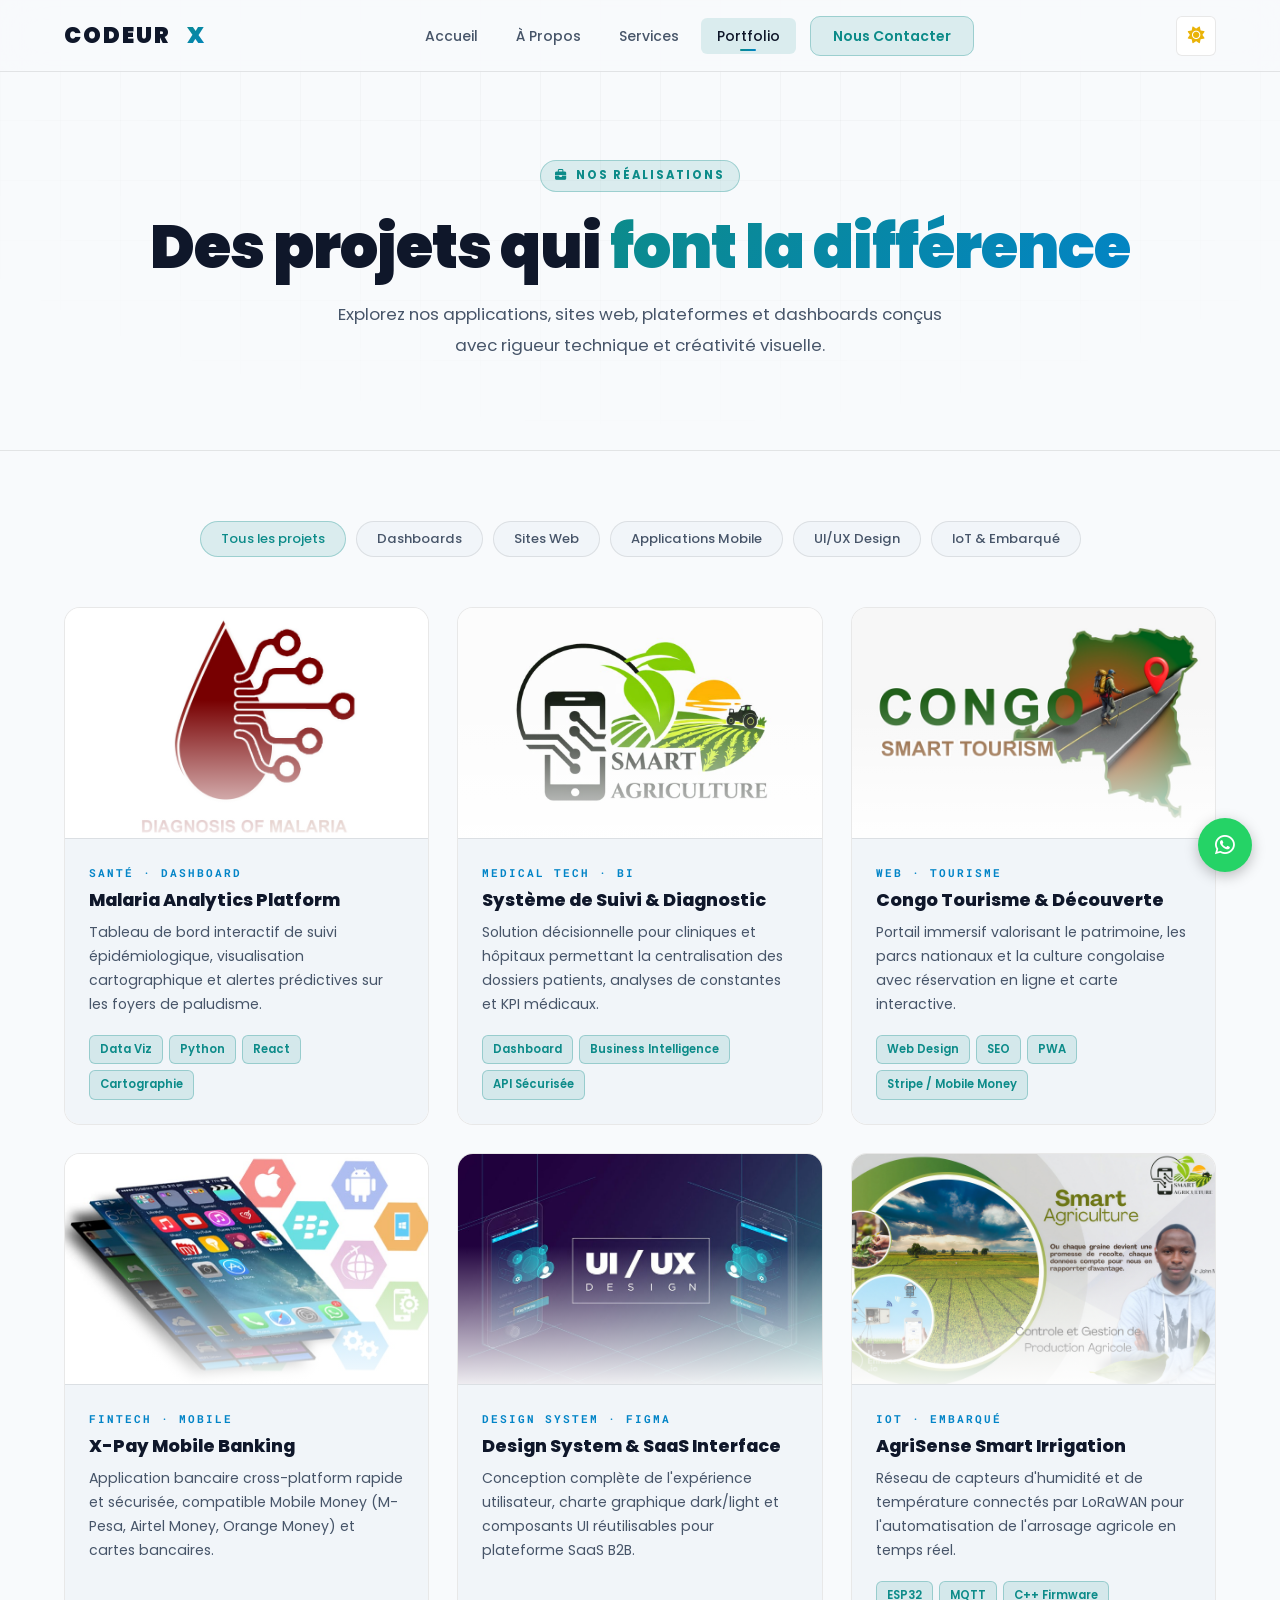
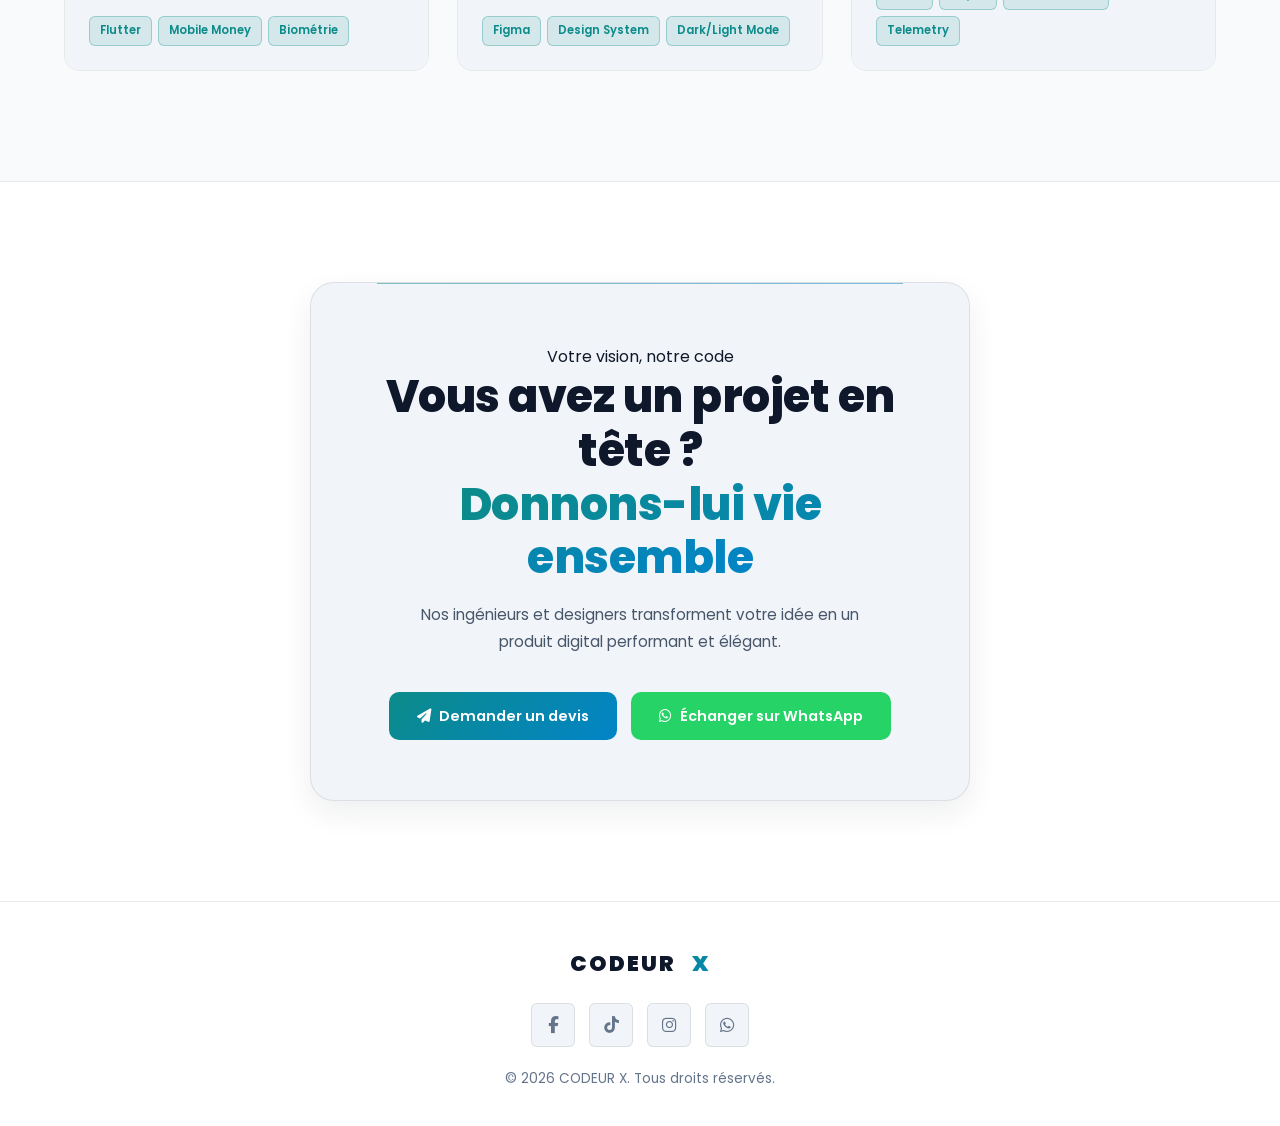
<file: portfolio.html>
<!DOCTYPE html>
<html lang="fr">
<head>
  <meta charset="UTF-8" />
  <meta name="viewport" content="width=device-width, initial-scale=1.0" />
  <meta name="description" content="Découvrez les réalisations digitales de CODEUR X : sites web, applications mobiles, dashboards et prototypes IoT." />
  <title>Portfolio — CODEUR X | Vos Projets, Notre Code</title>
  <link href="img/cx-4.png" rel="icon" />
  
  <script>
    (function(){
      const t = localStorage.getItem('cx-theme') || 
        (window.matchMedia && window.matchMedia('(prefers-color-scheme: light)').matches ? 'light' : 'dark');
      document.documentElement.setAttribute('data-theme', t);
    })();
  </script>

  <!-- Fonts & Icons -->
  <link rel="preconnect" href="https://fonts.googleapis.com" />
  <link href="https://fonts.googleapis.com/css2?family=Poppins:wght@300;400;500;600;700;800;900&family=Roboto+Mono:wght@400;500;700&display=swap" rel="stylesheet" />
  <link rel="stylesheet" href="https://cdn.jsdelivr.net/npm/@fortawesome/fontawesome-free@6.5.0/css/all.min.css" />
  <link rel="stylesheet" href="css/style.css" />
</head>
<body>

  <!-- Scroll Progress -->
  <div id="scrollProgress"></div>

  <!-- Mobile Nav Overlay -->
  <div class="nav-overlay" id="navOverlay"></div>

  <!-- =====================
       NAVBAR
       ===================== -->
  <nav class="navbar" id="navbar">
    <div class="nav-inner">
      <a href="index.html" class="nav-logo" aria-label="CODEUR X Accueil">
        CODEUR&nbsp;<span class="logo-x">X</span>
      </a>

      <ul class="nav-menu" id="navMenu">
        <li><a href="index.html" class="nav-link">Accueil</a></li>
        <li><a href="about.html" class="nav-link">À Propos</a></li>
        <li><a href="services.html" class="nav-link">Services</a></li>
        <li><a href="portfolio.html" class="nav-link active">Portfolio</a></li>
        <li><a href="contact.html" class="nav-cta">Nous Contacter</a></li>
        <li class="nav-theme-item">
          <button class="theme-toggle mobile-theme-btn" aria-label="Changer de thème" title="Basculer Mode Clair / Sombre">
            <span class="theme-btn-content">
              <span class="theme-label"><i class="fas fa-circle-half-stroke"></i> Thème</span>
              <span class="theme-icons-box">
                <i class="fas fa-moon theme-icon-dark"></i>
                <i class="fas fa-sun theme-icon-light"></i>
              </span>
            </span>
          </button>
        </li>
      </ul>

      <div class="nav-actions">
        <button id="themeToggle" class="theme-toggle desktop-theme-btn" aria-label="Changer de thème" title="Basculer Mode Clair / Sombre">
          <i class="fas fa-moon theme-icon-dark"></i>
          <i class="fas fa-sun theme-icon-light"></i>
        </button>
        <button class="hamburger" id="hamburger" aria-label="Menu">
          <span></span><span></span><span></span>
        </button>
      </div>
    </div>
  </nav>

  <!-- =====================
       PAGE HEADER
       ===================== -->
  <header class="page-header">
    <div class="page-header-grid"></div>
    <div class="container" style="position:relative;z-index:1;">
      <div class="section-tag"><i class="fas fa-briefcase"></i> Nos Réalisations</div>
      <h1>Des projets qui <span class="gradient-text">font la différence</span></h1>
      <p>Explorez nos applications, sites web, plateformes et dashboards conçus avec rigueur technique et créativité visuelle.</p>
    </div>
  </header>

  <!-- =====================
       PORTFOLIO SECTION
       ===================== -->
  <section style="background:var(--bg-base);padding:70px 0 110px;">
    <div class="container">

      <!-- Filter Tabs -->
      <div class="filter-wrapper reveal" style="display:flex;justify-content:center;flex-wrap:wrap;gap:10px;margin-bottom:50px;">
        <button class="filter-tab active" data-filter="all">Tous les projets</button>
        <button class="filter-tab" data-filter="dashboard">Dashboards</button>
        <button class="filter-tab" data-filter="web">Sites Web</button>
        <button class="filter-tab" data-filter="mobile">Applications Mobile</button>
        <button class="filter-tab" data-filter="design">UI/UX Design</button>
        <button class="filter-tab" data-filter="iot">IoT &amp; Embarqué</button>
      </div>

      <!-- Projects Grid -->
      <div class="portfolio-grid filterable-grid">

        <!-- Project 1: Malaria Dashboard -->
        <article class="p-card reveal" data-category="dashboard">
          <div class="p-card-img-wrap">
            <img src="img/malaria.jpeg" alt="Malaria Analytics Dashboard" class="p-card-img" loading="lazy" onerror="this.src='images/data.jpg'" />
            <div class="p-card-overlay">
              <a href="img/malaria.jpeg" target="_blank" class="p-overlay-btn" aria-label="Agrandir l'image"><i class="fas fa-eye"></i></a>
              <a href="contact.html" class="p-overlay-btn" aria-label="Demander un projet similaire"><i class="fas fa-arrow-right"></i></a>
            </div>
          </div>
          <div class="p-card-body">
            <div class="p-cat">Santé · Dashboard</div>
            <h3>Malaria Analytics Platform</h3>
            <p>Tableau de bord interactif de suivi épidémiologique, visualisation cartographique et alertes prédictives sur les foyers de paludisme.</p>
            <div class="p-tags">
              <span class="p-tag">Data Viz</span>
              <span class="p-tag">Python</span>
              <span class="p-tag">React</span>
              <span class="p-tag">Cartographie</span>
            </div>
          </div>
        </article>

        <!-- Project 2: Health Diagnosis System -->
        <article class="p-card reveal" data-category="dashboard">
          <div class="p-card-img-wrap">
            <img src="img/IMG-20260310-WA0003.jpg" alt="Système Médical & BI" class="p-card-img" loading="lazy" onerror="this.src='images/digital.jpg'" />
            <div class="p-card-overlay">
              <a href="img/IMG-20260310-WA0003.jpg" target="_blank" class="p-overlay-btn" aria-label="Agrandir"><i class="fas fa-eye"></i></a>
              <a href="contact.html" class="p-overlay-btn" aria-label="Projet similaire"><i class="fas fa-arrow-right"></i></a>
            </div>
          </div>
          <div class="p-card-body">
            <div class="p-cat">Medical Tech · BI</div>
            <h3>Système de Suivi &amp; Diagnostic</h3>
            <p>Solution décisionnelle pour cliniques et hôpitaux permettant la centralisation des dossiers patients, analyses de constantes et KPI médicaux.</p>
            <div class="p-tags">
              <span class="p-tag">Dashboard</span>
              <span class="p-tag">Business Intelligence</span>
              <span class="p-tag">API Sécurisée</span>
            </div>
          </div>
        </article>

        <!-- Project 3: Congo Tourisme -->
        <article class="p-card reveal" data-category="web">
          <div class="p-card-img-wrap">
            <img src="img/CONGO T.jpeg" alt="Congo Tourisme Web" class="p-card-img" loading="lazy" onerror="this.src='images/web-dev.jpg'" />
            <div class="p-card-overlay">
              <a href="img/CONGO T.jpeg" target="_blank" class="p-overlay-btn" aria-label="Agrandir"><i class="fas fa-eye"></i></a>
              <a href="contact.html" class="p-overlay-btn" aria-label="Projet similaire"><i class="fas fa-arrow-right"></i></a>
            </div>
          </div>
          <div class="p-card-body">
            <div class="p-cat">Web · Tourisme</div>
            <h3>Congo Tourisme &amp; Découverte</h3>
            <p>Portail immersif valorisant le patrimoine, les parcs nationaux et la culture congolaise avec réservation en ligne et carte interactive.</p>
            <div class="p-tags">
              <span class="p-tag">Web Design</span>
              <span class="p-tag">SEO</span>
              <span class="p-tag">PWA</span>
              <span class="p-tag">Stripe / Mobile Money</span>
            </div>
          </div>
        </article>

        <!-- Project 4: Mobile FinTech App -->
        <article class="p-card reveal" data-category="mobile">
          <div class="p-card-img-wrap">
            <img src="img/App.jpg" alt="Application FinTech Mobile" class="p-card-img" loading="lazy" />
            <div class="p-card-overlay">
              <a href="contact.html" class="p-overlay-btn" aria-label="Demander une démo"><i class="fas fa-paper-plane"></i></a>
            </div>
          </div>
          <div class="p-card-body">
            <div class="p-cat">FinTech · Mobile</div>
            <h3>X-Pay Mobile Banking</h3>
            <p>Application bancaire cross-platform rapide et sécurisée, compatible Mobile Money (M-Pesa, Airtel Money, Orange Money) et cartes bancaires.</p>
            <div class="p-tags">
              <span class="p-tag">Flutter</span>
              <span class="p-tag">Mobile Money</span>
              <span class="p-tag">Biométrie</span>
            </div>
          </div>
        </article>

        <!-- Project 5: Modern SaaS UI/UX -->
        <article class="p-card reveal" data-category="design">
          <div class="p-card-img-wrap">
            <img src="img/Ux.jpg" alt="UI/UX Design Platform" class="p-card-img" loading="lazy" />
            <div class="p-card-overlay">
              <a href="contact.html" class="p-overlay-btn" aria-label="Voir le design"><i class="fas fa-palette"></i></a>
            </div>
          </div>
          <div class="p-card-body">
            <div class="p-cat">Design System · Figma</div>
            <h3>Design System &amp; SaaS Interface</h3>
            <p>Conception complète de l'expérience utilisateur, charte graphique dark/light et composants UI réutilisables pour plateforme SaaS B2B.</p>
            <div class="p-tags">
              <span class="p-tag">Figma</span>
              <span class="p-tag">Design System</span>
              <span class="p-tag">Dark/Light Mode</span>
            </div>
          </div>
        </article>

        <!-- Project 6: Smart Agriculture IoT -->
        <article class="p-card reveal" data-category="iot">
          <div class="p-card-img-wrap">
            <img src="img/Smart Agriculture-Couverture_LE_upscale_prime.jpg" alt="Système Embarqué IoT" class="p-card-img" loading="lazy" />
            <div class="p-card-overlay">
              <a href="contact.html" class="p-overlay-btn" aria-label="Découvrir"><i class="fas fa-microchip"></i></a>
            </div>
          </div>
          <div class="p-card-body">
            <div class="p-cat">IoT · Embarqué</div>
            <h3>AgriSense Smart Irrigation</h3>
            <p>Réseau de capteurs d'humidité et de température connectés par LoRaWAN pour l'automatisation de l'arrosage agricole en temps réel.</p>
            <div class="p-tags">
              <span class="p-tag">ESP32</span>
              <span class="p-tag">MQTT</span>
              <span class="p-tag">C++ Firmware</span>
              <span class="p-tag">Telemetry</span>
            </div>
          </div>
        </article>

      </div>
    </div>
  </section>

  <!-- =====================
       CTA SECTION
       ===================== -->
  <section class="cta-section">
    <div class="container cta-inner reveal">
      <div class="cta-badge"><span class="dot-pulse"></span> Votre vision, notre code</div>
      <h2>Vous avez un projet en tête&nbsp;?<br/><span class="gradient-text">Donnons-lui vie ensemble</span></h2>
      <p>Nos ingénieurs et designers transforment votre idée en un produit digital performant et élégant.</p>
      <div class="cta-actions">
        <a href="contact.html" class="btn btn-primary btn-lg"><i class="fas fa-paper-plane"></i> Demander un devis</a>
        <a href="https://wa.me/243970037759" target="_blank" rel="noopener" class="btn btn-whatsapp btn-lg"><i class="fab fa-whatsapp"></i> Échanger sur WhatsApp</a>
      </div>
    </div>
  </section>

  <!-- =====================
       FOOTER
       ===================== -->
  <footer class="footer-simple">
    <div class="container footer-simple-inner">
      <a href="index.html" class="nav-logo" aria-label="CODEUR X Accueil">
        CODEUR&nbsp;<span class="logo-x">X</span>
      </a>
      <div class="footer-socials">
        <a href="https://www.facebook.com/profile.php?id=61570772911684" target="_blank" rel="noopener"
          class="social-btn" aria-label="Facebook"><i class="fab fa-facebook-f"></i></a>
        <a href="https://www.tiktok.com/@codeur.x1?_r=1&_t=ZS-95mpoXJuXHV" target="_blank" rel="noopener"
          class="social-btn" aria-label="TikTok"><i class="fab fa-tiktok"></i></a>
        <a href="https://www.instagram.com/codeurxofficiel?igsh=aXc1eXVkdDEwazN4" target="_blank" rel="noopener"
          class="social-btn" aria-label="Instagram"><i class="fab fa-instagram"></i></a>
        <a href="https://wa.me/243970037759" target="_blank" rel="noopener" class="social-btn"
          aria-label="WhatsApp"><i class="fab fa-whatsapp"></i></a>
      </div>
      <p class="footer-copy">© <span id="footerYear">2026</span> <span>CODEUR X</span>. Tous droits réservés.</p>
    </div>
  </footer>

  <!-- WhatsApp Float -->
  <a href="https://wa.me/243970037759" class="whatsapp-float" target="_blank" rel="noopener" aria-label="WhatsApp">
    <i class="fab fa-whatsapp"></i>
    <span class="tooltip">Contactez-nous sur WhatsApp</span>
  </a>

  <!-- Scroll to top -->
  <button class="scroll-top" id="scrollTop" aria-label="Retour en haut">
    <i class="fas fa-chevron-up"></i>
  </button>

  <!-- Toast -->
  <div class="toast" id="toast">
    <div class="toast-content">
      <div class="toast-icon"><i class="fas fa-check"></i></div>
      <div class="toast-text">
        <h5>Succès</h5>
        <p>Message</p>
      </div>
    </div>
  </div>

  <script src="js/script.js"></script>
</body>
</html>
</file>
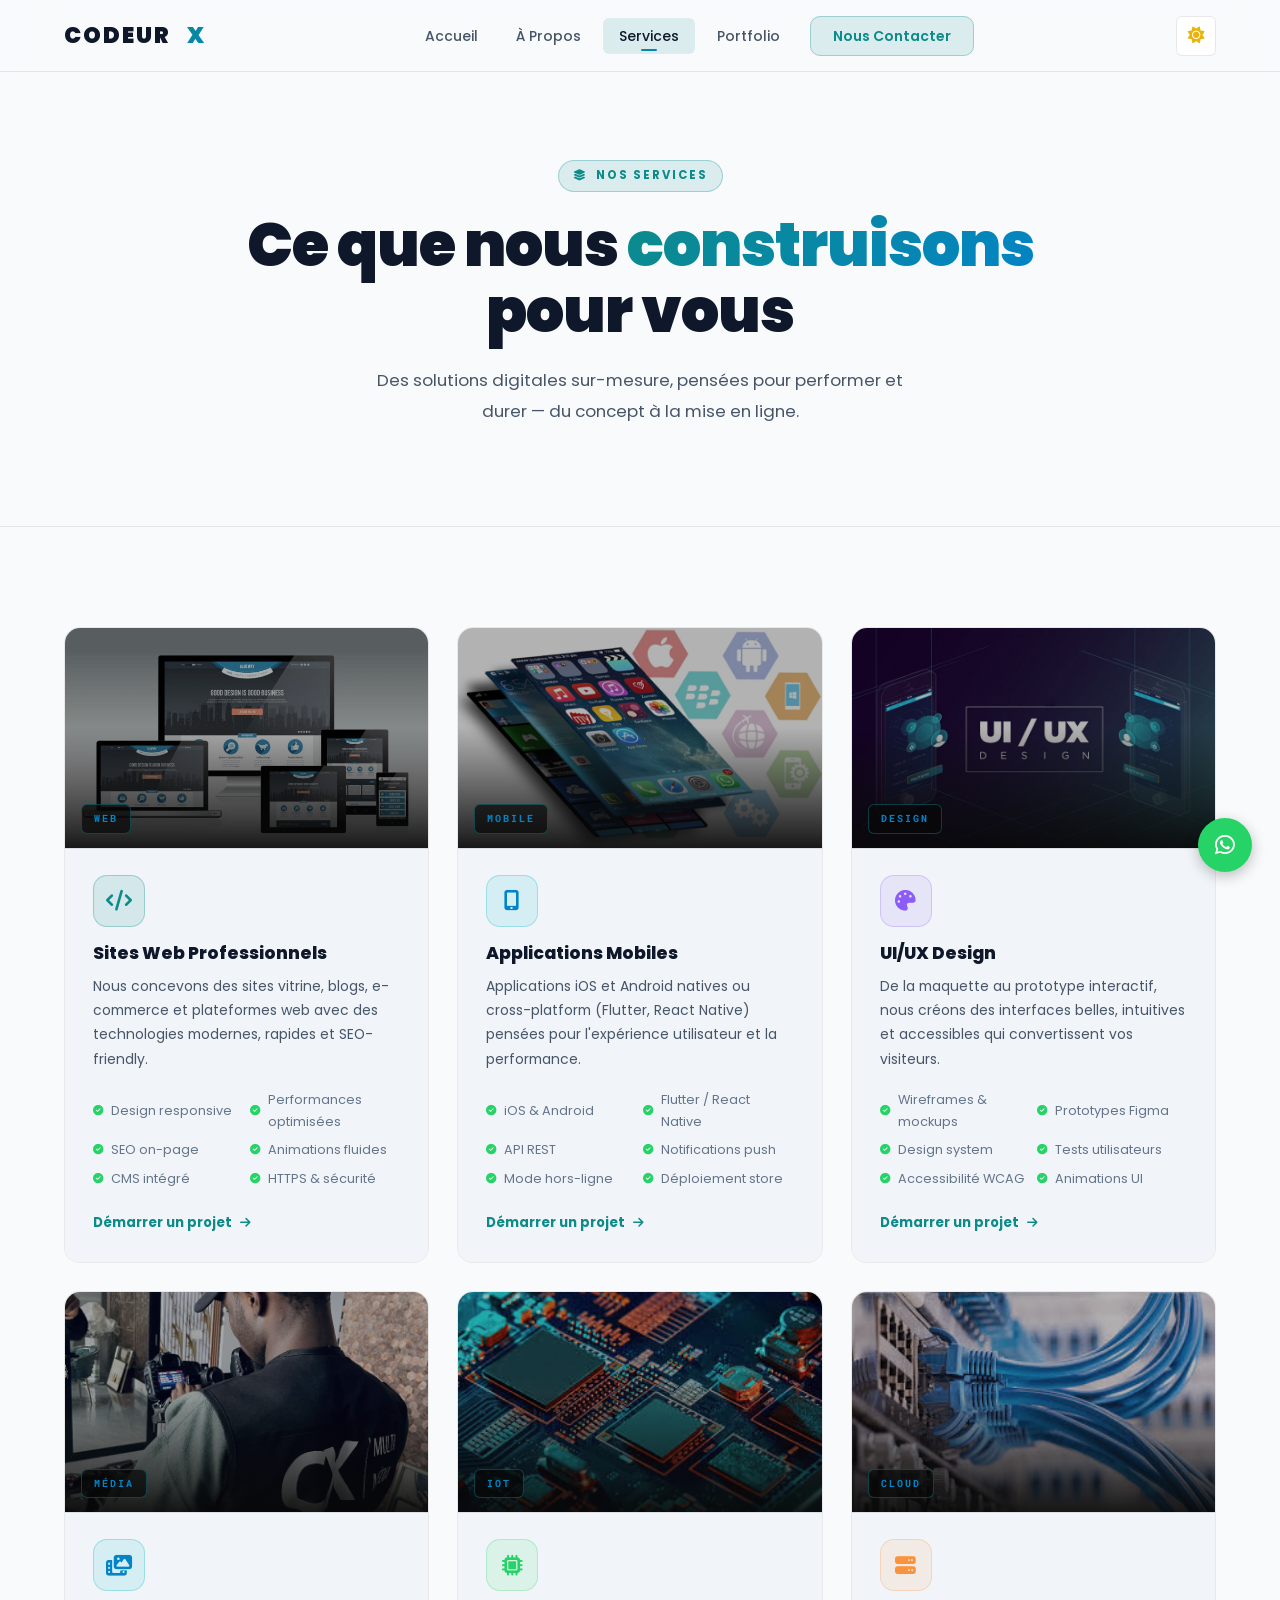
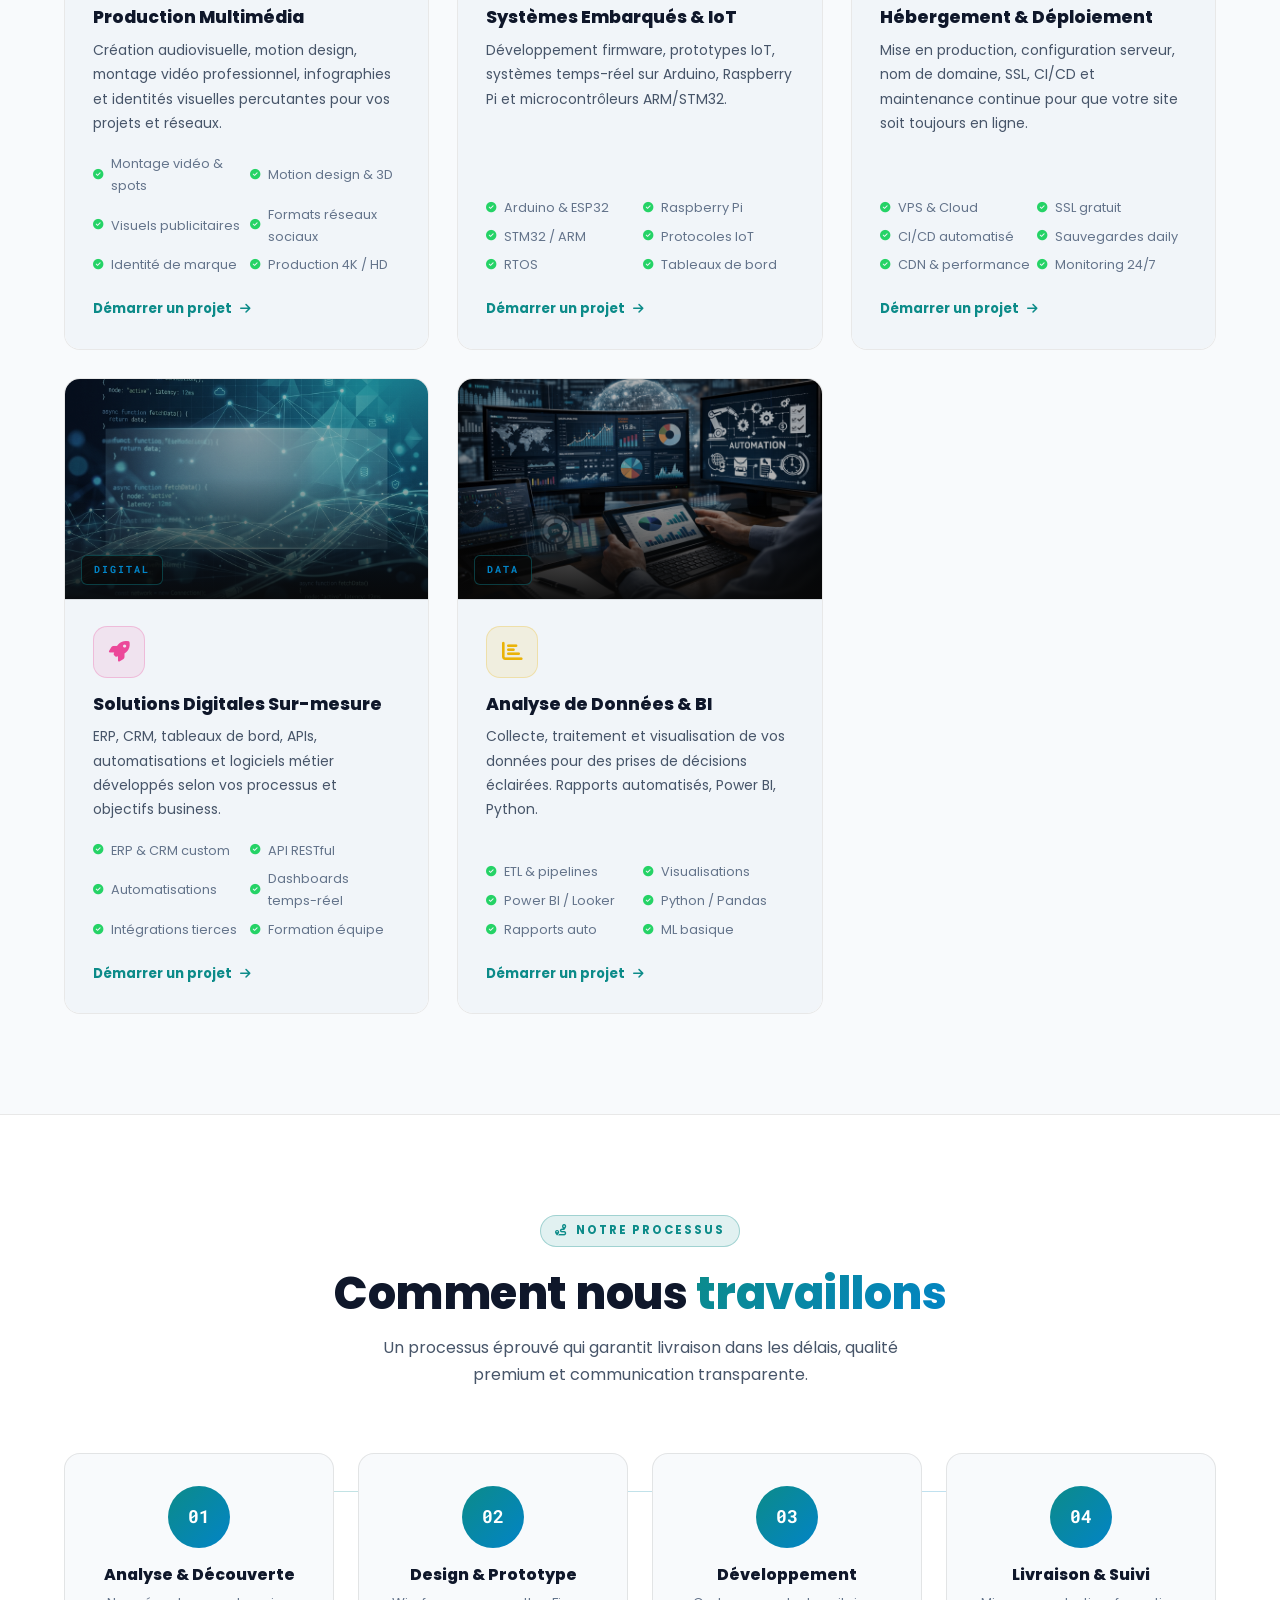
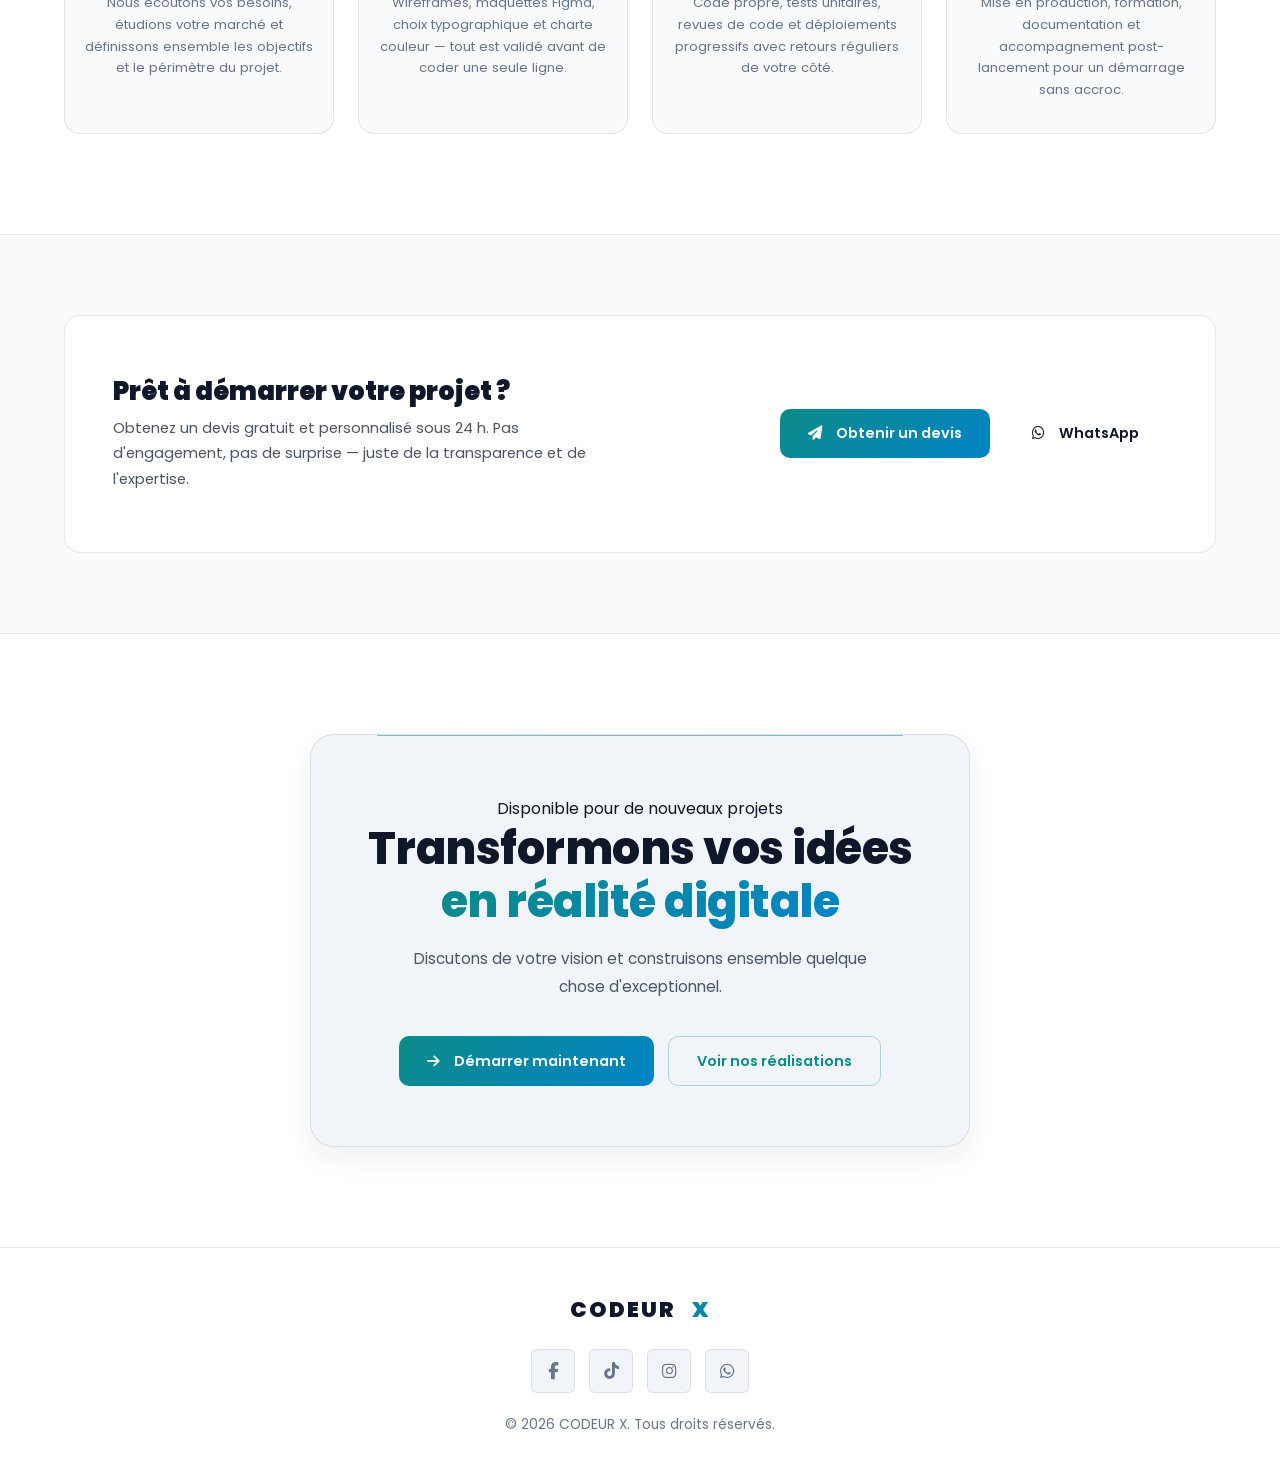
<file: services.html>
<!DOCTYPE html>
<html lang="fr">

<head>
  <meta charset="UTF-8" />
  <meta name="viewport" content="width=device-width, initial-scale=1.0" />
  <title>Services — CODEUR X</title>
  <meta name="description"
    content="Découvrez tous les services digitaux proposés par CODEUR X : développement web, mobile, UI/UX, systèmes embarqués, hébergement et plus." />
  <link rel="stylesheet" href="css/style.css" />
  <script>
    (function () {
      const t = localStorage.getItem('cx-theme') ||
        (window.matchMedia && window.matchMedia('(prefers-color-scheme: light)').matches ? 'light' : 'dark');
      document.documentElement.setAttribute('data-theme', t);
    })();
  </script>
  <link rel="stylesheet" href="https://cdnjs.cloudflare.com/ajax/libs/font-awesome/6.4.2/css/all.min.css" />
  <link
    href="https://fonts.googleapis.com/css2?family=Inter:wght@300;400;500;600;700;800;900&family=Space+Grotesk:wght@500;700;900&family=JetBrains+Mono:wght@400;700&display=swap"
    rel="stylesheet" />
  <style>
    /* ── Page Header ── */
    .page-header {
      padding: 160px 0 100px;
      text-align: center;
      position: relative;
      overflow: hidden;
      background: var(--bg-base);
    }

    .page-header::before {
      content: '';
      position: absolute;
      inset: 0;
      background: radial-gradient(ellipse 800px 400px at 50% 0%, rgba(14, 154, 152, .1), transparent);
    }

    .page-header-grid {
      position: absolute;
      inset: 0;
      background-image: linear-gradient(rgba(255, 255, 255, .025) 1px, transparent 1px), linear-gradient(90deg, rgba(255, 255, 255, .025) 1px, transparent 1px);
      background-size: 60px 60px;
      mask-image: radial-gradient(ellipse 900px 400px at 50% 0%, black, transparent);
    }

    .page-header .section-tag {
      margin: 0 auto 20px;
    }

    .page-header h1 {
      font-size: clamp(2.4rem, 5vw, 3.8rem);
      font-weight: 900;
      line-height: 1.1;
      color: var(--text-primary);
      margin-bottom: 20px;
    }

    .page-header p {
      font-size: 1.05rem;
      color: var(--text-secondary);
      max-width: 560px;
      margin: 0 auto;
      line-height: 1.8;
    }

    /* ── Services Section ── */
    .services-section {
      padding: 100px 0;
      background: var(--bg-base);
    }

    .services-grid {
      display: grid;
      grid-template-columns: repeat(3, 1fr);
      gap: 28px;
    }

    @media(max-width:1024px) {
      .services-grid {
        grid-template-columns: repeat(2, 1fr);
      }
    }

    @media(max-width:640px) {
      .services-grid {
        grid-template-columns: 1fr;
      }
    }

    /* ── Service Full Card ── */
    .service-full-card {
      background: var(--bg-surface);
      border: 1px solid var(--border);
      border-radius: var(--radius-lg);
      overflow: hidden;
      transition: var(--transition);
      display: flex;
      flex-direction: column;
    }

    .service-full-card:hover {
      border-color: var(--border-hover);
      transform: translateY(-8px);
      box-shadow: 0 24px 60px rgba(0, 0, 0, .45);
    }

    .sfc-img-wrap {
      overflow: hidden;
      position: relative;
      height: 220px;
    }

    .sfc-img-wrap::after {
      content: '';
      position: absolute;
      inset: 0;
      background: linear-gradient(to bottom, transparent 45%, rgba(8, 8, 8, .9));
    }

    .sfc-img {
      width: 100%;
      height: 100%;
      object-fit: cover;
      filter: brightness(.7) saturate(.8);
      transition: .7s cubic-bezier(.4, 0, .2, 1);
    }

    .service-full-card:hover .sfc-img {
      transform: scale(1.07);
      filter: brightness(.85) saturate(1);
    }

    .sfc-badge {
      position: absolute;
      bottom: 14px;
      left: 16px;
      z-index: 1;
      font-family: var(--font-mono);
      font-size: .65rem;
      font-weight: 700;
      text-transform: uppercase;
      letter-spacing: 2px;
      padding: 5px 12px;
      border-radius: 6px;
      background: rgba(8, 8, 8, .7);
      color: var(--cyan);
      border: 1px solid rgba(20, 184, 200, .3);
    }

    .sfc-body {
      padding: 26px 28px 28px;
      background: var(--bg-elevated);
      border-top: 1px solid var(--border);
      flex: 1;
      display: flex;
      flex-direction: column;
    }

    .sfc-icon {
      width: 52px;
      height: 52px;
      border-radius: 14px;
      display: flex;
      align-items: center;
      justify-content: center;
      font-size: 1.3rem;
      margin-bottom: 16px;
      transition: var(--transition);
      flex-shrink: 0;
    }

    .sfc-icon.blue {
      background: var(--teal-dim);
      color: var(--teal);
      border: 1px solid var(--border-accent);
    }

    .sfc-icon.cyan {
      background: rgba(20, 184, 200, .12);
      color: var(--cyan);
      border: 1px solid rgba(20, 184, 200, .3);
    }

    .sfc-icon.purple {
      background: rgba(139, 92, 246, .1);
      color: #8b5cf6;
      border: 1px solid rgba(139, 92, 246, .25);
    }

    .sfc-icon.green {
      background: rgba(37, 211, 102, .1);
      color: #25D366;
      border: 1px solid rgba(37, 211, 102, .25);
    }

    .sfc-icon.orange {
      background: rgba(251, 146, 60, .1);
      color: #fb923c;
      border: 1px solid rgba(251, 146, 60, .25);
    }

    .sfc-icon.pink {
      background: rgba(236, 72, 153, .1);
      color: #ec4899;
      border: 1px solid rgba(236, 72, 153, .25);
    }

    .sfc-icon.yellow {
      background: rgba(234, 179, 8, .1);
      color: #eab308;
      border: 1px solid rgba(234, 179, 8, .25);
    }

    .service-full-card:hover .sfc-icon {
      background: var(--gradient);
      color: #fff;
      border-color: transparent;
    }

    .sfc-body h3 {
      font-size: 1.08rem;
      font-weight: 800;
      color: var(--text-primary);
      margin-bottom: 10px;
    }

    .sfc-body p {
      font-size: .87rem;
      color: var(--text-secondary);
      line-height: 1.75;
      margin-bottom: 18px;
      flex: 1;
    }

    .sfc-features {
      list-style: none;
      display: grid;
      grid-template-columns: 1fr 1fr;
      gap: 7px;
      margin-bottom: 22px;
    }

    @media(max-width:380px) {
      .sfc-features {
        grid-template-columns: 1fr;
      }
    }

    .sfc-features li {
      display: flex;
      align-items: center;
      gap: 8px;
      font-size: .8rem;
      color: var(--text-muted);
    }

    .sfc-features li i {
      color: #25D366;
      font-size: .65rem;
      flex-shrink: 0;
    }

    .sfc-cta {
      display: inline-flex;
      align-items: center;
      gap: 8px;
      font-size: .82rem;
      font-weight: 700;
      color: var(--teal);
      text-decoration: none;
      margin-top: auto;
      transition: var(--transition);
    }

    .sfc-cta i {
      font-size: .75rem;
      transition: var(--transition);
    }

    .sfc-cta:hover {
      color: var(--cyan);
    }

    .sfc-cta:hover i {
      transform: translateX(4px);
    }

    /* ── Process Section ── */
    .process-section {
      padding: 100px 0;
      background: var(--bg-surface);
      border-top: 1px solid var(--border);
      border-bottom: 1px solid var(--border);
    }

    .process-grid {
      display: grid;
      grid-template-columns: repeat(4, 1fr);
      gap: 24px;
      position: relative;
    }

    @media(max-width:900px) {
      .process-grid {
        grid-template-columns: repeat(2, 1fr);
      }
    }

    @media(max-width:520px) {
      .process-grid {
        grid-template-columns: 1fr;
      }
    }

    .process-grid::before {
      content: '';
      position: absolute;
      top: 38px;
      left: 13%;
      right: 13%;
      height: 1px;
      background: linear-gradient(to right, var(--teal), var(--cyan));
      z-index: 0;
      opacity: .25;
    }

    @media(max-width:900px) {
      .process-grid::before {
        display: none;
      }
    }

    .process-card {
      text-align: center;
      padding: 32px 20px;
      background: var(--bg-base);
      border: 1px solid var(--border);
      border-radius: var(--radius-lg);
      transition: var(--transition);
      position: relative;
      z-index: 1;
    }

    .process-card:hover {
      border-color: var(--border-hover);
      transform: translateY(-6px);
      box-shadow: 0 20px 40px rgba(0, 0, 0, .3);
    }

    .process-num {
      width: 62px;
      height: 62px;
      border-radius: 50%;
      background: var(--gradient);
      display: flex;
      align-items: center;
      justify-content: center;
      font-family: var(--font-mono);
      font-size: 1.1rem;
      font-weight: 900;
      color: #fff;
      margin: 0 auto 18px;
      box-shadow: none;
    }

    .process-card h4 {
      font-size: .98rem;
      font-weight: 800;
      color: var(--text-primary);
      margin-bottom: 8px;
    }

    .process-card p {
      font-size: .82rem;
      color: var(--text-muted);
      line-height: 1.65;
    }

    /* ── Pricing Banner ── */
    .pricing-banner {
      padding: 80px 0;
      background: var(--bg-base);
    }

    .pricing-banner-inner {
      background: var(--bg-surface);
      border: 1px solid var(--border);
      border-radius: var(--radius-lg);
      padding: 60px 48px;
      display: flex;
      align-items: center;
      justify-content: space-between;
      gap: 40px;
    }

    @media(max-width:768px) {
      .pricing-banner-inner {
        flex-direction: column;
        text-align: center;
        padding: 40px 28px;
      }
    }

    .pricing-banner-text h2 {
      font-size: 1.6rem;
      font-weight: 900;
      color: var(--text-primary);
      margin-bottom: 10px;
    }

    .pricing-banner-text p {
      font-size: .92rem;
      color: var(--text-secondary);
      line-height: 1.7;
      max-width: 500px;
    }

    .pricing-banner-actions {
      display: flex;
      gap: 14px;
      flex-shrink: 0;
      flex-wrap: wrap;
      justify-content: center;
    }
  </style>
</head>

<body>
  <!-- Scroll Progress -->
  <div id="scrollProgress"></div>

  <!-- Nav Overlay -->
  <div id="navOverlay" class="nav-overlay"></div>

  <!-- Navbar -->
  <nav id="navbar" class="navbar">
    <div class="nav-inner">
      <a href="index.html" class="nav-logo" aria-label="CODEUR X Accueil">
        CODEUR&nbsp;<span class="logo-x">X</span>
      </a>
      <ul id="navMenu" class="nav-menu">
        <li><a href="index.html" class="nav-link">Accueil</a></li>
        <li><a href="about.html" class="nav-link">À Propos</a></li>
        <li><a href="services.html" class="nav-link active">Services</a></li>
        <li><a href="portfolio.html" class="nav-link">Portfolio</a></li>
        <li><a href="contact.html" class="nav-cta">Nous Contacter</a></li>
        <li class="nav-theme-item">
          <button class="theme-toggle mobile-theme-btn" aria-label="Changer de thème" title="Basculer Mode Clair / Sombre">
            <span class="theme-btn-content">
              <span class="theme-label"><i class="fas fa-circle-half-stroke"></i> Thème</span>
              <span class="theme-icons-box">
                <i class="fas fa-moon theme-icon-dark"></i>
                <i class="fas fa-sun theme-icon-light"></i>
              </span>
            </span>
          </button>
        </li>
      </ul>
      <div class="nav-actions">
        <button id="themeToggle" class="theme-toggle desktop-theme-btn" aria-label="Changer de thème" title="Basculer Mode Clair / Sombre">
          <i class="fas fa-moon theme-icon-dark"></i>
          <i class="fas fa-sun theme-icon-light"></i>
        </button>
        <button id="hamburger" class="hamburger" aria-label="Menu">
          <span></span><span></span><span></span>
        </button>
      </div>
    </div>
  </nav>

  <!-- Page Header -->
  <header class="page-header">
    <div class="page-header-grid"></div>
    <div class="container" style="position:relative;z-index:1;">
      <div class="section-tag"><i class="fas fa-layer-group"></i> Nos Services</div>
      <h1>Ce que nous <span class="gradient-text">construisons</span><br />pour vous</h1>
      <p>Des solutions digitales sur-mesure, pensées pour performer et durer — du concept à la mise en ligne.</p>
    </div>
  </header>

  <!-- Services Grid -->
  <section class="services-section">
    <div class="container">
      <div class="services-grid">

        <!-- 1 · Sites Web -->
        <article class="service-full-card reveal">
          <div class="sfc-img-wrap">
            <img src="img/Site.jpg" alt="Développement Web" class="sfc-img" loading="lazy" />
            <span class="sfc-badge">Web</span>
          </div>
          <div class="sfc-body">
            <div class="sfc-icon blue"><i class="fas fa-code"></i></div>
            <h3>Sites Web Professionnels</h3>
            <p>Nous concevons des sites vitrine, blogs, e-commerce et plateformes web avec des technologies modernes,
              rapides et SEO-friendly.</p>
            <ul class="sfc-features">
              <li><i class="fas fa-check-circle"></i> Design responsive</li>
              <li><i class="fas fa-check-circle"></i> Performances optimisées</li>
              <li><i class="fas fa-check-circle"></i> SEO on-page</li>
              <li><i class="fas fa-check-circle"></i> Animations fluides</li>
              <li><i class="fas fa-check-circle"></i> CMS intégré</li>
              <li><i class="fas fa-check-circle"></i> HTTPS &amp; sécurité</li>
            </ul>
            <a href="contact.html" class="sfc-cta">Démarrer un projet <i class="fas fa-arrow-right"></i></a>
          </div>
        </article>

        <!-- 2 · Applications Mobiles -->
        <article class="service-full-card reveal">
          <div class="sfc-img-wrap">
            <img src="img/App.jpg" alt="Applications Mobiles" class="sfc-img" loading="lazy" />
            <span class="sfc-badge">Mobile</span>
          </div>
          <div class="sfc-body">
            <div class="sfc-icon cyan"><i class="fas fa-mobile-alt"></i></div>
            <h3>Applications Mobiles</h3>
            <p>Applications iOS et Android natives ou cross-platform (Flutter, React Native) pensées pour l'expérience
              utilisateur et la performance.</p>
            <ul class="sfc-features">
              <li><i class="fas fa-check-circle"></i> iOS &amp; Android</li>
              <li><i class="fas fa-check-circle"></i> Flutter / React Native</li>
              <li><i class="fas fa-check-circle"></i> API REST</li>
              <li><i class="fas fa-check-circle"></i> Notifications push</li>
              <li><i class="fas fa-check-circle"></i> Mode hors-ligne</li>
              <li><i class="fas fa-check-circle"></i> Déploiement store</li>
            </ul>
            <a href="contact.html" class="sfc-cta">Démarrer un projet <i class="fas fa-arrow-right"></i></a>
          </div>
        </article>

        <!-- 3 · UI/UX Design -->
        <article class="service-full-card reveal">
          <div class="sfc-img-wrap">
            <img src="img/Ux.jpg" alt="UI/UX Design" class="sfc-img" loading="lazy" />
            <span class="sfc-badge">Design</span>
          </div>
          <div class="sfc-body">
            <div class="sfc-icon purple"><i class="fas fa-palette"></i></div>
            <h3>UI/UX Design</h3>
            <p>De la maquette au prototype interactif, nous créons des interfaces belles, intuitives et accessibles qui
              convertissent vos visiteurs.</p>
            <ul class="sfc-features">
              <li><i class="fas fa-check-circle"></i> Wireframes &amp; mockups</li>
              <li><i class="fas fa-check-circle"></i> Prototypes Figma</li>
              <li><i class="fas fa-check-circle"></i> Design system</li>
              <li><i class="fas fa-check-circle"></i> Tests utilisateurs</li>
              <li><i class="fas fa-check-circle"></i> Accessibilité WCAG</li>
              <li><i class="fas fa-check-circle"></i> Animations UI</li>
            </ul>
            <a href="contact.html" class="sfc-cta">Démarrer un projet <i class="fas fa-arrow-right"></i></a>
          </div>
        </article>

        <!-- 4 · Production Multimédia -->
        <article class="service-full-card reveal">
          <div class="sfc-img-wrap">
            <img src="img/multimedia.jpg" alt="Production Multimédia" class="sfc-img" loading="lazy" />
            <span class="sfc-badge">Média</span>
          </div>
          <div class="sfc-body">
            <div class="sfc-icon cyan"><i class="fas fa-photo-video"></i></div>
            <h3>Production Multimédia</h3>
            <p>Création audiovisuelle, motion design, montage vidéo professionnel, infographies et identités visuelles percutantes pour vos projets et réseaux.</p>
            <ul class="sfc-features">
              <li><i class="fas fa-check-circle"></i> Montage vidéo &amp; spots</li>
              <li><i class="fas fa-check-circle"></i> Motion design &amp; 3D</li>
              <li><i class="fas fa-check-circle"></i> Visuels publicitaires</li>
              <li><i class="fas fa-check-circle"></i> Formats réseaux sociaux</li>
              <li><i class="fas fa-check-circle"></i> Identité de marque</li>
              <li><i class="fas fa-check-circle"></i> Production 4K / HD</li>
            </ul>
            <a href="contact.html" class="sfc-cta">Démarrer un projet <i class="fas fa-arrow-right"></i></a>
          </div>
        </article>

        <!-- 5 · Système Embarqué -->
        <article class="service-full-card reveal">
          <div class="sfc-img-wrap">
            <img src="img/SE.jpg" alt="Système Embarqué" class="sfc-img" loading="lazy" />
            <span class="sfc-badge">IOT</span>
          </div>
          <div class="sfc-body">
            <div class="sfc-icon green"><i class="fas fa-microchip"></i></div>
            <h3>Systèmes Embarqués &amp; IoT</h3>
            <p>Développement firmware, prototypes IoT, systèmes temps-réel sur Arduino, Raspberry Pi et microcontrôleurs
              ARM/STM32.</p>
            <ul class="sfc-features">
              <li><i class="fas fa-check-circle"></i> Arduino &amp; ESP32</li>
              <li><i class="fas fa-check-circle"></i> Raspberry Pi</li>
              <li><i class="fas fa-check-circle"></i> STM32 / ARM</li>
              <li><i class="fas fa-check-circle"></i> Protocoles IoT</li>
              <li><i class="fas fa-check-circle"></i> RTOS</li>
              <li><i class="fas fa-check-circle"></i> Tableaux de bord</li>
            </ul>
            <a href="contact.html" class="sfc-cta">Démarrer un projet <i class="fas fa-arrow-right"></i></a>
          </div>
        </article>

        <!-- 6 · Hébergement Web -->
        <article class="service-full-card reveal">
          <div class="sfc-img-wrap">
            <img src="img/Reseau.jpg" alt="Hébergement Web" class="sfc-img" loading="lazy" />
            <span class="sfc-badge">Cloud</span>
          </div>
          <div class="sfc-body">
            <div class="sfc-icon orange"><i class="fas fa-server"></i></div>
            <h3>Hébergement &amp; Déploiement</h3>
            <p>Mise en production, configuration serveur, nom de domaine, SSL, CI/CD et maintenance continue pour que
              votre site soit toujours en ligne.</p>
            <ul class="sfc-features">
              <li><i class="fas fa-check-circle"></i> VPS &amp; Cloud</li>
              <li><i class="fas fa-check-circle"></i> SSL gratuit</li>
              <li><i class="fas fa-check-circle"></i> CI/CD automatisé</li>
              <li><i class="fas fa-check-circle"></i> Sauvegardes daily</li>
              <li><i class="fas fa-check-circle"></i> CDN &amp; performance</li>
              <li><i class="fas fa-check-circle"></i> Monitoring 24/7</li>
            </ul>
            <a href="contact.html" class="sfc-cta">Démarrer un projet <i class="fas fa-arrow-right"></i></a>
          </div>
        </article>

        <!-- 7 · Solutions Digitales -->
        <article class="service-full-card reveal">
          <div class="sfc-img-wrap">
            <img src="img/digital-solutions-2.png" alt="Solutions Digitales" class="sfc-img" loading="lazy" />
            <span class="sfc-badge">Digital</span>
          </div>
          <div class="sfc-body">
            <div class="sfc-icon pink"><i class="fas fa-rocket"></i></div>
            <h3>Solutions Digitales Sur-mesure</h3>
            <p>ERP, CRM, tableaux de bord, APIs, automatisations et logiciels métier développés selon vos processus et
              objectifs business.</p>
            <ul class="sfc-features">
              <li><i class="fas fa-check-circle"></i> ERP &amp; CRM custom</li>
              <li><i class="fas fa-check-circle"></i> API RESTful</li>
              <li><i class="fas fa-check-circle"></i> Automatisations</li>
              <li><i class="fas fa-check-circle"></i> Dashboards temps-réel</li>
              <li><i class="fas fa-check-circle"></i> Intégrations tierces</li>
              <li><i class="fas fa-check-circle"></i> Formation équipe</li>
            </ul>
            <a href="contact.html" class="sfc-cta">Démarrer un projet <i class="fas fa-arrow-right"></i></a>
          </div>
        </article>

        <!-- 8 · Analyse de données -->
        <article class="service-full-card reveal">
          <div class="sfc-img-wrap">
            <img src="img/Copilot_20260512_110723.png" alt="Analyse de données" class="sfc-img" loading="lazy" />
            <span class="sfc-badge">Data</span>
          </div>
          <div class="sfc-body">
            <div class="sfc-icon yellow"><i class="fas fa-chart-bar"></i></div>
            <h3>Analyse de Données &amp; BI</h3>
            <p>Collecte, traitement et visualisation de vos données pour des prises de décisions éclairées. Rapports
              automatisés, Power BI, Python.</p>
            <ul class="sfc-features">
              <li><i class="fas fa-check-circle"></i> ETL &amp; pipelines</li>
              <li><i class="fas fa-check-circle"></i> Visualisations</li>
              <li><i class="fas fa-check-circle"></i> Power BI / Looker</li>
              <li><i class="fas fa-check-circle"></i> Python / Pandas</li>
              <li><i class="fas fa-check-circle"></i> Rapports auto</li>
              <li><i class="fas fa-check-circle"></i> ML basique</li>
            </ul>
            <a href="contact.html" class="sfc-cta">Démarrer un projet <i class="fas fa-arrow-right"></i></a>
          </div>
        </article>

      </div>
    </div>
  </section>

  <!-- Process Section -->
  <section class="process-section">
    <div class="container">
      <div class="section-header reveal">
        <div class="section-tag"><i class="fas fa-route"></i> Notre Processus</div>
        <h2 class="section-title">Comment nous <span class="gradient-text">travaillons</span></h2>
        <p class="section-desc">Un processus éprouvé qui garantit livraison dans les délais, qualité premium et
          communication transparente.</p>
      </div>
      <div class="process-grid">
        <div class="process-card reveal">
          <div class="process-num">01</div>
          <h4>Analyse &amp; Découverte</h4>
          <p>Nous écoutons vos besoins, étudions votre marché et définissons ensemble les objectifs et le périmètre du
            projet.</p>
        </div>
        <div class="process-card reveal">
          <div class="process-num">02</div>
          <h4>Design &amp; Prototype</h4>
          <p>Wireframes, maquettes Figma, choix typographique et charte couleur — tout est validé avant de coder une
            seule ligne.</p>
        </div>
        <div class="process-card reveal">
          <div class="process-num">03</div>
          <h4>Développement</h4>
          <p>Code propre, tests unitaires, revues de code et déploiements progressifs avec retours réguliers de votre
            côté.</p>
        </div>
        <div class="process-card reveal">
          <div class="process-num">04</div>
          <h4>Livraison &amp; Suivi</h4>
          <p>Mise en production, formation, documentation et accompagnement post-lancement pour un démarrage sans
            accroc.</p>
        </div>
      </div>
    </div>
  </section>

  <!-- Pricing Banner -->
  <section class="pricing-banner">
    <div class="container">
      <div class="pricing-banner-inner reveal">
        <div class="pricing-banner-text">
          <h2>Prêt à démarrer votre projet&nbsp;?</h2>
          <p>Obtenez un devis gratuit et personnalisé sous 24 h. Pas d'engagement, pas de surprise — juste de la
            transparence et de l'expertise.</p>
        </div>
        <div class="pricing-banner-actions">
          <a href="contact.html" class="btn btn-primary"><i class="fas fa-paper-plane"></i>&nbsp;&nbsp;Obtenir un
            devis</a>
          <a href="https://wa.me/243970037759" target="_blank" rel="noopener noreferrer" class="btn btn-outline"><i
              class="fab fa-whatsapp"></i>&nbsp;&nbsp;WhatsApp</a>
        </div>
      </div>
    </div>
  </section>

  <!-- CTA Section -->
  <section class="cta-section">
    <div class="container cta-inner reveal">
      <div class="cta-badge"><span class="dot-pulse"></span> Disponible pour de nouveaux projets</div>
      <h2>Transformons vos idées<br /><span class="gradient-text">en réalité digitale</span></h2>
      <p>Discutons de votre vision et construisons ensemble quelque chose d'exceptionnel.</p>
      <div class="cta-actions">
        <a href="contact.html" class="btn btn-primary btn-lg"><i class="fas fa-arrow-right"></i>&nbsp;&nbsp;Démarrer
          maintenant</a>
        <a href="portfolio.html" class="btn btn-ghost btn-lg">Voir nos réalisations</a>
      </div>
    </div>
  </section>

  <!-- =====================
       FOOTER
       ===================== -->
  <footer class="footer-simple">
    <div class="container footer-simple-inner">
      <a href="index.html" class="nav-logo" aria-label="CODEUR X Accueil">
        CODEUR&nbsp;<span class="logo-x">X</span>
      </a>
      <div class="footer-socials">
        <a href="https://www.facebook.com/profile.php?id=61570772911684" target="_blank" rel="noopener"
          class="social-btn" aria-label="Facebook"><i class="fab fa-facebook-f"></i></a>
        <a href="https://www.tiktok.com/@codeur.x1?_r=1&_t=ZS-95mpoXJuXHV" target="_blank" rel="noopener"
          class="social-btn" aria-label="TikTok"><i class="fab fa-tiktok"></i></a>
        <a href="https://www.instagram.com/codeurxofficiel?igsh=aXc1eXVkdDEwazN4" target="_blank" rel="noopener"
          class="social-btn" aria-label="Instagram"><i class="fab fa-instagram"></i></a>
        <a href="https://wa.me/243970037759" target="_blank" rel="noopener" class="social-btn"
          aria-label="WhatsApp"><i class="fab fa-whatsapp"></i></a>
      </div>
      <p class="footer-copy">© <span id="footerYear">2026</span> <span>CODEUR X</span>. Tous droits réservés.</p>
    </div>
  </footer>

  <!-- WhatsApp Float -->
  <a href="https://wa.me/243970037759" class="whatsapp-float" target="_blank" rel="noopener" aria-label="WhatsApp">
    <i class="fab fa-whatsapp"></i>
    <span class="tooltip">Contactez-nous sur WhatsApp</span>
  </a>

  <!-- Scroll To Top -->
  <button id="scrollTop" class="scroll-top" aria-label="Haut de page"><i class="fas fa-chevron-up"></i></button>

  <!-- Toast -->
  <div id="toast" class="toast">
    <div class="toast-content">
      <div class="toast-icon"><i class="fas fa-check"></i></div>
      <div class="toast-text">
        <h5>Succès</h5>
        <p>Message</p>
      </div>
    </div>
  </div>

  <script src="js/script.js"></script>
</body>

</html>
</file>
<file: css/style.css>
/* ===================================
   CODEUR X — Dark Tech Redesign
   Inspired: Vercel · Linear · Raycast
   =================================== */

@import url('https://fonts.googleapis.com/css2?family=Poppins:wght@300;400;500;600;700;800;900&family=Inter:wght@300;400;500;600;700&family=Roboto+Mono:wght@400;500;700&display=swap');

/* ---- CSS Variables & Themes ---- */
:root, [data-theme="dark"] {
  /* Dark palette */
  --bg-base:      #080808;
  --bg-surface:   #0e0e0e;
  --bg-elevated:  #151515;
  --bg-card:      #121212;

  --nav-bg:          rgba(8, 8, 8, 0.82);
  --nav-bg-scrolled: rgba(8, 8, 8, 0.96);

  /* Brand colors — Codeur X */
  --teal:         #0E9A98;
  --cyan:         #14B8C8;
  --teal-dim:     rgba(14, 154, 152, 0.15);
  --cyan-dim:     rgba(20, 184, 200, 0.12);
  --gradient:     linear-gradient(135deg, #0E9A98 0%, #14B8C8 100%);
  --gradient-text: linear-gradient(135deg, #0E9A98, #14B8C8);

  /* Text */
  --text-primary:  #f3f4f6;
  --text-secondary:#a1a1aa;
  --text-muted:    #71717a;
  --white:         #ffffff;

  /* Borders */
  --border:        rgba(255, 255, 255, 0.08);
  --border-hover:  rgba(20, 184, 200, 0.4);
  --border-accent: rgba(14, 154, 152, 0.35);

  /* Shadows (clean, no neon glows) */
  --glow-teal:     none;
  --glow-cyan:     none;
  --shadow-card:   0 4px 20px rgba(0, 0, 0, 0.3);
  --shadow-lg:     0 12px 40px rgba(0, 0, 0, 0.45);

  /* Misc */
  --card-overlay:  rgba(8, 8, 8, 0.88);
  --grid-line:     rgba(255, 255, 255, 0.025);
  --cursor-ring:   rgba(20, 184, 200, 0.35);
  --input-bg:      #151515;
}

[data-theme="light"] {
  /* Light palette */
  --bg-base:      #f8fafc;
  --bg-surface:   #ffffff;
  --bg-elevated:  #f1f5f9;
  --bg-card:      #ffffff;

  --nav-bg:          rgba(248, 250, 252, 0.85);
  --nav-bg-scrolled: rgba(255, 255, 255, 0.96);

  /* Brand colors */
  --teal:         #0c8b89;
  --cyan:         #0284c7;
  --teal-dim:     rgba(12, 139, 137, 0.12);
  --cyan-dim:     rgba(2, 132, 199, 0.1);
  --gradient:     linear-gradient(135deg, #0c8b89 0%, #0284c7 100%);
  --gradient-text: linear-gradient(135deg, #0c8b89, #0284c7);

  /* Text */
  --text-primary:  #0f172a;
  --text-secondary:#475569;
  --text-muted:    #64748b;
  --white:         #ffffff;

  /* Borders */
  --border:        rgba(0, 0, 0, 0.09);
  --border-hover:  rgba(12, 139, 137, 0.45);
  --border-accent: rgba(12, 139, 137, 0.3);

  /* Shadows */
  --glow-teal:     none;
  --glow-cyan:     none;
  --shadow-card:   0 4px 16px rgba(15, 23, 42, 0.05);
  --shadow-lg:     0 12px 30px rgba(15, 23, 42, 0.07);

  /* Misc */
  --card-overlay:  rgba(255, 255, 255, 0.92);
  --grid-line:     rgba(0, 0, 0, 0.035);
  --cursor-ring:   rgba(12, 139, 137, 0.35);
  --input-bg:      #ffffff;
}

:root {
  /* Fonts */
  --font-main: 'Poppins', sans-serif;
  --font-mono: 'Roboto Mono', monospace;

  /* Radii & timings */
  --radius-sm:   6px;
  --radius:      10px;
  --radius-lg:   16px;
  --radius-xl:   24px;
  --radius-full: 9999px;
  --nav-height:  72px;
  --transition:  all 0.3s cubic-bezier(0.4,0,0.2,1);
  --transition-slow: all 0.6s cubic-bezier(0.4,0,0.2,1);
}

/* ===================================
   RESET & BASE
   =================================== */
*, *::before, *::after {
  margin: 0;
  padding: 0;
  box-sizing: border-box;
}

html, body {
  overflow-x: clip;
}

@supports not (overflow-x: clip) {
  html, body {
    overflow-x: hidden;
  }
}

html {
  scroll-behavior: smooth;
  font-size: 16px;
}

body {
  font-family: var(--font-main);
  background-color: var(--bg-base);
  color: var(--text-primary);
  line-height: 1.7;
  -webkit-font-smoothing: antialiased;
  cursor: default;
}

a {
  text-decoration: none;
  color: inherit;
  transition: var(--transition);
  cursor: pointer;
}

ul { list-style: none; }

img {
  max-width: 100%;
  height: auto;
  display: block;
}

button { 
  cursor: pointer; 
  font-family: inherit;
}

.container {
  width: 100%;
  max-width: 1200px;
  margin: 0 auto;
  padding: 0 24px;
}

/* ===================================
   SCROLLBAR
   =================================== */
::-webkit-scrollbar { width: 6px; }
::-webkit-scrollbar-track { background: var(--bg-base); }
::-webkit-scrollbar-thumb { background: var(--teal); border-radius: 3px; }

::selection { background: var(--teal); color: var(--white); }

/* ===================================
   NATURAL CURSOR (No artificial lag cursor)
   =================================== */
#cursor-dot,
#cursor-ring {
  display: none !important;
}

/* ===================================
   GRID BACKGROUND (hero)
   =================================== */
.grid-bg {
  position: absolute;
  inset: 0;
  background-image:
    linear-gradient(rgba(255,255,255,0.03) 1px, transparent 1px),
    linear-gradient(90deg, rgba(255,255,255,0.03) 1px, transparent 1px);
  background-size: 60px 60px;
  pointer-events: none;
  z-index: 0;
}

.grid-bg::after {
  content: '';
  position: absolute;
  inset: 0;
  background: radial-gradient(ellipse 70% 70% at 50% 0%, rgba(14,154,152,0.12) 0%, transparent 60%);
}

/* ===================================
   PAGE LOADER (Immediate, No Artificial Wait)
   =================================== */
.page-loader {
  display: none !important;
}

.page-loader.hidden {
  opacity: 0;
  visibility: hidden;
  pointer-events: none;
}

.loader-logo {
  position: relative;
  width: 90px;
  height: 90px;
  display: flex;
  align-items: center;
  justify-content: center;
}

.loader-logo img {
  width: 70px;
  height: 70px;
  object-fit: contain;
  animation: loaderFloat 2.4s ease-in-out infinite;
  filter: none;
}

.loader-ring {
  position: absolute;
  inset: 0;
  border-radius: 50%;
  border: 1px solid transparent;
  border-top-color: var(--teal);
  border-right-color: var(--cyan);
  animation: spin 1.2s linear infinite;
}

.loader-ring-outer {
  position: absolute;
  inset: -10px;
  border-radius: 50%;
  border: 1px solid rgba(14,154,152,0.2);
  border-bottom-color: var(--teal);
  animation: spin 2s linear infinite reverse;
}

@keyframes loaderFloat {
  0%,100% { transform: translateY(0); }
  50% { transform: translateY(-10px); }
}

.loader-bar {
  width: 180px;
  height: 2px;
  background: rgba(255,255,255,0.08);
  border-radius: 2px;
  overflow: hidden;
}

.loader-progress {
  height: 100%;
  background: var(--gradient);
  border-radius: 2px;
  animation: loadProgress 1.6s cubic-bezier(0.65,0,0.35,1) forwards;
  box-shadow: none;
}

.loader-label {
  font-family: var(--font-mono);
  font-size: 0.78rem;
  color: var(--text-muted);
  letter-spacing: 3px;
  text-transform: uppercase;
  animation: blink 1.5s ease-in-out infinite;
}

@keyframes loadProgress {
  from { width: 0%; }
  to { width: 100%; }
}

/* ===================================
   NAVIGATION
   =================================== */
.navbar {
  position: fixed;
  top: 0; left: 0; right: 0;
  height: var(--nav-height);
  z-index: 1000;
  padding: 0 24px;
  background: var(--nav-bg);
  backdrop-filter: blur(20px) saturate(180%);
  -webkit-backdrop-filter: blur(20px) saturate(180%);
  border-bottom: 1px solid var(--border);
  transition: var(--transition);
}

.navbar.scrolled {
  background: var(--nav-bg-scrolled);
  border-bottom-color: var(--border);
  box-shadow: var(--shadow-card);
}

.nav-inner {
  max-width: 1200px;
  margin: 0 auto;
  height: 100%;
  display: flex;
  align-items: center;
  justify-content: space-between;
  padding: 0 24px;
}

.nav-logo {
  display: flex;
  align-items: center;
  gap: 10px;
  font-family: var(--font-main);
  font-size: 1.4rem;
  font-weight: 900;
  letter-spacing: 2px;
  text-transform: uppercase;
  color: var(--text-primary);
  transition: var(--transition);
}

.nav-logo:hover { opacity: 0.85; }

.logo-x {
  background: var(--gradient-text);
  -webkit-background-clip: text;
  -webkit-text-fill-color: transparent;
  background-clip: text;
}

.nav-menu {
  display: flex;
  align-items: center;
  gap: 6px;
}

.nav-link {
  padding: 8px 16px;
  border-radius: var(--radius-sm);
  font-size: 0.875rem;
  font-weight: 500;
  color: var(--text-secondary);
  transition: var(--transition);
  position: relative;
}

.nav-link:hover, .nav-link.active {
  color: var(--text-primary);
  background: var(--teal-dim);
}

.nav-link.active::after {
  content: '';
  position: absolute;
  bottom: 3px;
  left: 50%;
  transform: translateX(-50%);
  width: 16px;
  height: 2px;
  background: var(--gradient);
  border-radius: 2px;
}

.nav-cta {
  padding: 9px 22px;
  background: var(--teal-dim);
  border: 1px solid var(--border-accent);
  border-radius: var(--radius);
  font-size: 0.875rem;
  font-weight: 600;
  color: var(--teal);
  margin-left: 8px;
  transition: var(--transition);
}

.nav-cta:hover {
  background: var(--teal);
  color: var(--white);
  border-color: var(--teal);
  box-shadow: none;
}

/* Nav Actions & Theme Switcher */
.nav-actions {
  display: flex;
  align-items: center;
  gap: 12px;
}

.theme-toggle {
  width: 40px;
  height: 40px;
  border-radius: var(--radius-sm);
  background: var(--bg-surface);
  border: 1px solid var(--border);
  color: var(--text-secondary);
  display: flex;
  align-items: center;
  justify-content: center;
  font-size: 1.05rem;
  cursor: pointer;
  transition: var(--transition);
  position: relative;
  overflow: hidden;
}

.theme-toggle:hover {
  border-color: var(--border-hover);
  color: var(--cyan);
  transform: translateY(-2px);
  box-shadow: none;
}

.theme-icon-dark, .theme-icon-light {
  transition: transform 0.4s cubic-bezier(0.4, 0, 0.2, 1), opacity 0.3s ease;
  position: absolute;
}

/* Dark theme active: show moon, hide sun */
[data-theme="dark"] .theme-icon-dark,
:root:not([data-theme="light"]) .theme-icon-dark {
  opacity: 1;
  transform: rotate(0) scale(1);
}

[data-theme="dark"] .theme-icon-light,
:root:not([data-theme="light"]) .theme-icon-light {
  opacity: 0;
  transform: rotate(90deg) scale(0);
}

/* Light theme active: show sun, hide moon */
[data-theme="light"] .theme-icon-dark {
  opacity: 0;
  transform: rotate(-90deg) scale(0);
}

[data-theme="light"] .theme-icon-light {
  opacity: 1;
  transform: rotate(0) scale(1);
  color: #eab308;
}

/* Nav theme item (hidden on desktop, active in hamburger on mobile) */
.nav-theme-item {
  display: none;
}

/* Hamburger */
.hamburger {
  display: none;
  flex-direction: column;
  justify-content: center;
  align-items: center;
  gap: 5.5px;
  cursor: pointer;
  width: 42px;
  height: 42px;
  padding: 8px;
  border-radius: var(--radius-sm);
  background: rgba(255, 255, 255, 0.08);
  border: 1px solid rgba(255, 255, 255, 0.2);
  transition: var(--transition);
  z-index: 1100;
}

.hamburger:hover {
  background: rgba(255, 255, 255, 0.14);
  border-color: rgba(255, 255, 255, 0.35);
}

.hamburger span {
  display: block;
  width: 22px;
  height: 2.5px;
  background: #ffffff !important;
  border-radius: 2px;
  transition: all 0.3s cubic-bezier(0.4, 0, 0.2, 1);
}

/* Light Mode : Hamburger en noir pur et net pour une visibilité totale */
[data-theme="light"] .hamburger {
  background: rgba(0, 0, 0, 0.05);
  border: 1px solid rgba(0, 0, 0, 0.18);
}

[data-theme="light"] .hamburger:hover {
  background: rgba(0, 0, 0, 0.09);
  border-color: rgba(0, 0, 0, 0.28);
}

[data-theme="light"] .hamburger span {
  background: #000000 !important;
}

.hamburger.active span:nth-child(1) { transform: translateY(8px) rotate(45deg); }
.hamburger.active span:nth-child(2) { opacity: 0; transform: scaleX(0); }
.hamburger.active span:nth-child(3) { transform: translateY(-8px) rotate(-45deg); }

.nav-overlay {
  display: none;
  position: fixed;
  inset: 0;
  background: rgba(0,0,0,0.7);
  z-index: 999;
  backdrop-filter: blur(4px);
}

/* ===================================
   SECTIONS & TYPOGRAPHY
   =================================== */
section { padding: 100px 0; }

h1,h2,h3,h4,h5,h6 {
  font-family: var(--font-main);
  font-weight: 800;
  color: var(--text-primary);
  line-height: 1.2;
}

.gradient-text {
  background: var(--gradient-text);
  -webkit-background-clip: text;
  -webkit-text-fill-color: transparent;
  background-clip: text;
}

.section-tag {
  display: inline-flex;
  align-items: center;
  gap: 8px;
  padding: 5px 14px;
  background: var(--teal-dim);
  border: 1px solid var(--border-accent);
  border-radius: var(--radius-full);
  font-size: 0.72rem;
  font-weight: 700;
  color: var(--teal);
  letter-spacing: 2px;
  text-transform: uppercase;
  margin-bottom: 20px;
}

.section-tag i { font-size: 0.7rem; }

.section-header {
  text-align: center;
  margin-bottom: 64px;
}

.section-header h2 {
  font-size: clamp(1.9rem, 4vw, 2.8rem);
  margin-bottom: 14px;
  letter-spacing: -0.5px;
}

.section-header p {
  font-size: 1rem;
  color: var(--text-secondary);
  max-width: 560px;
  margin: 0 auto;
}

/* Dividers */
.section-divider {
  height: 1px;
  background: linear-gradient(90deg, transparent, var(--border), transparent);
  margin: 0;
}

/* ===================================
   BUTTONS
   =================================== */
.btn {
  display: inline-flex;
  align-items: center;
  gap: 8px;
  padding: 12px 28px;
  border-radius: var(--radius);
  font-family: var(--font-main);
  font-size: 0.9rem;
  font-weight: 600;
  border: none;
  transition: var(--transition);
  position: relative;
  overflow: hidden;
}

.btn-primary {
  background: var(--gradient);
  color: var(--white);
  box-shadow: none;
}

.btn-primary:hover {
  transform: translateY(-2px);
  filter: brightness(1.08);
  box-shadow: none;
}

.btn-secondary {
  background: rgba(255,255,255,0.06);
  color: var(--text-primary);
  border: 1px solid var(--border);
}

.btn-secondary:hover {
  background: rgba(255,255,255,0.1);
  border-color: rgba(255,255,255,0.15);
  transform: translateY(-2px);
}

.btn-ghost {
  background: transparent;
  color: var(--teal);
  border: 1px solid var(--border-accent);
}

.btn-ghost:hover {
  background: var(--teal-dim);
  transform: translateY(-2px);
  box-shadow: none;
}

.btn-whatsapp {
  background: #25D366;
  color: var(--white);
  box-shadow: none;
}

.btn-whatsapp:hover {
  transform: translateY(-2px);
  filter: brightness(1.08);
  box-shadow: none;
}

/* ===================================
   HERO
   =================================== */
.hero {
  position: relative;
  width: 100%;
  min-height: 100vh;
  min-height: 100svh;
  display: flex;
  align-items: center;
  justify-content: center;
  overflow: hidden;
  background: var(--bg-base);
}

.hero::before {
  content: "";
  position: absolute;
  inset: 0;
  background: linear-gradient(180deg, rgba(8, 8, 8, 0.6) 0%, rgba(8, 8, 8, 0.4) 50%, rgba(8, 8, 8, 0.75) 100%);
  z-index: 1;
  pointer-events: none;
}

.hero-video {
  position: absolute;
  inset: 0;
  width: 100%;
  height: 100%;
  object-fit: cover;
  z-index: 0;
  opacity: 0;
  transition: opacity 0.8s ease-in-out;
  pointer-events: none;
}

.hero-video.active {
  opacity: 1;
}

#hero-canvas {
  position: absolute;
  inset: 0;
  z-index: 1;
  pointer-events: auto;
}

.hero-glow-orb {
  display: none !important;
}

.hero-content {
  position: relative;
  z-index: 2;
  width: 100%;
}

.hero-inner {
  display: grid;
  grid-template-columns: 1fr 1fr;
  gap: 64px;
  align-items: center;
  padding: var(--nav-height) 0 0;
  min-height: 100vh;
}

/* Hero text */
.hero-eyebrow {
  display: inline-flex;
  align-items: center;
  gap: 10px;
  margin-bottom: 24px;
}

.hero-badge {
  padding: 5px 14px;
  background: var(--teal-dim);
  border: 1px solid var(--border-accent);
  border-radius: var(--radius-full);
  font-family: var(--font-mono);
  font-size: 0.72rem;
  font-weight: 600;
  color: var(--teal);
  letter-spacing: 2px;
  text-transform: uppercase;
}

.hero-badge .dot {
  display: inline-block;
  width: 6px; height: 6px;
  border-radius: 50%;
  background: #25D366;
  animation: blink 1.5s ease infinite;
  margin-right: 4px;
  vertical-align: middle;
}

.hero-title {
  font-size: clamp(2.2rem, 5vw, 3.8rem);
  font-weight: 900;
  color: var(--text-primary);
  line-height: 1.1;
  margin-bottom: 20px;
  letter-spacing: -2px;
}

.hero-title .brand-name {
  background: var(--gradient-text);
  -webkit-background-clip: text;
  -webkit-text-fill-color: transparent;
  background-clip: text;
  display: block;
}

.hero-typed-wrap {
  display: flex;
  align-items: center;
  gap: 10px;
  font-family: var(--font-mono);
  font-size: clamp(0.85rem, 1.5vw, 1rem);
  color: var(--teal);
  margin-bottom: 28px;
  height: 26px;
}

.hero-typed-wrap .prefix {
  color: var(--text-muted);
}

.hero-typed-wrap #typedText {
  color: var(--cyan);
}

.hero-typed-wrap .cursor {
  width: 2px; height: 18px;
  background: var(--cyan);
  border-radius: 2px;
  animation: blink 1s infinite;
  flex-shrink: 0;
}

.hero-desc {
  font-size: 1rem;
  color: var(--text-secondary);
  line-height: 1.8;
  margin-bottom: 40px;
  max-width: 480px;
}

.hero-desc strong {
  color: var(--text-primary);
  font-weight: 600;
}

.hero-actions {
  display: flex;
  flex-wrap: wrap;
  gap: 14px;
  margin-bottom: 56px;
}

/* Hero stats */
.hero-stats {
  display: flex;
  gap: 40px;
  padding-top: 32px;
  border-top: 1px solid var(--border);
}

.hero-stat-item {}

.hero-stat-num {
  font-family: var(--font-mono);
  font-size: 1.6rem;
  font-weight: 700;
  background: var(--gradient-text);
  -webkit-background-clip: text;
  -webkit-text-fill-color: transparent;
  background-clip: text;
  line-height: 1;
  margin-bottom: 4px;
}

.hero-stat-label {
  font-size: 0.75rem;
  color: var(--text-muted);
  text-transform: uppercase;
  letter-spacing: 1px;
}

/* Hero visual — code window */
.hero-visual {
  position: relative;
  display: flex;
  justify-content: center;
  align-items: center;
  animation: fadeInRight 1s ease both 0.3s;
}

.code-window {
  background: #0d1117;
  border: 1px solid rgba(255,255,255,0.09);
  border-radius: var(--radius-lg);
  overflow: hidden;
  width: 100%;
  max-width: 500px;
  box-shadow: 0 30px 80px rgba(0,0,0,0.5), 0 0 0 1px rgba(255,255,255,0.04);
  animation: floatSlow 5s ease-in-out infinite;
}

.code-window-header {
  padding: 14px 20px;
  background: #161b22;
  display: flex;
  align-items: center;
  gap: 8px;
  border-bottom: 1px solid rgba(255,255,255,0.06);
}

.code-dot {
  width: 12px; height: 12px;
  border-radius: 50%;
  flex-shrink: 0;
}
.code-dot.red    { background: #ff5f57; }
.code-dot.yellow { background: #febc2e; }
.code-dot.green  { background: #28c840; }

.code-title {
  font-family: var(--font-mono);
  font-size: 0.75rem;
  color: #555;
  margin-left: 8px;
}

.code-body {
  padding: 20px;
  font-family: var(--font-mono);
  font-size: 0.8rem;
  line-height: 2;
  overflow-x: auto;
}

.code-line {
  display: flex;
  gap: 16px;
}

.line-num {
  color: #3d4451;
  min-width: 16px;
  text-align: right;
  user-select: none;
  flex-shrink: 0;
}

.code-kw  { color: #ff7b72; }
.code-fn  { color: #79c0ff; }
.code-str { color: #a5d6ff; }
.code-val { color: #ffa657; }
.code-cm  { color: #8b949e; }
.code-br  { color: #79c0ff; }
.code-op  { color: #c9d1d9; }
.code-prop { color: #d2a8ff; }

/* Floating tech tags */
.ftag {
  position: absolute;
  background: rgba(20,20,20,0.9);
  border: 1px solid var(--border);
  border-radius: 10px;
  padding: 8px 14px;
  font-size: 0.78rem;
  font-weight: 600;
  color: var(--text-primary);
  display: flex;
  align-items: center;
  gap: 8px;
  white-space: nowrap;
  backdrop-filter: blur(10px);
  box-shadow: var(--shadow-card);
  transition: var(--transition);
}

.ftag i { color: var(--teal); }

.ftag:nth-child(1) { top: 10%; right: -24px; animation: floatSlow 3.5s ease-in-out infinite; }
.ftag:nth-child(2) { bottom: 20%; left: -24px; animation: floatSlow 4.5s ease-in-out infinite 1s; }
.ftag:nth-child(3) { top: 55%; right: -14px; animation: floatSlow 4s ease-in-out infinite 0.5s; }

/* ===================================
   STATS SECTION
   =================================== */
.stats-section {
  padding: 70px 0;
  background: var(--bg-surface);
  border-top: 1px solid var(--border);
  border-bottom: 1px solid var(--border);
}

.stats-grid {
  display: grid;
  grid-template-columns: repeat(3, 1fr);
  gap: 2px;
  max-width: 900px;
  margin: 0 auto;
}

.stat-item {
  text-align: center;
  padding: 40px 32px;
  position: relative;
  transition: var(--transition);
}

.stat-item:not(:last-child)::after {
  content: '';
  position: absolute;
  right: 0; top: 20%; bottom: 20%;
  width: 1px;
  background: var(--border);
}

.stat-item:hover .stat-number { text-shadow: 0 0 40px rgba(14,154,152,0.4); }

.stat-number {
  font-size: clamp(2.5rem, 5vw, 3.8rem);
  font-weight: 900;
  font-family: var(--font-mono);
  background: var(--gradient-text);
  -webkit-background-clip: text;
  -webkit-text-fill-color: transparent;
  background-clip: text;
  line-height: 1;
  margin-bottom: 10px;
  transition: var(--transition);
}

.stat-label {
  color: var(--text-muted);
  font-size: 0.82rem;
  font-weight: 600;
  text-transform: uppercase;
  letter-spacing: 1.5px;
}

/* ===================================
   ABOUT PREVIEW
   =================================== */
.about-preview {
  background: var(--bg-base);
}

.about-preview-grid {
  display: grid;
  grid-template-columns: 1fr 1fr;
  gap: 80px;
  align-items: center;
}

.about-image-wrap {
  position: relative;
}

.about-image-main {
  width: 100%;
  border-radius: var(--radius-lg);
  overflow: hidden;
  border: 1px solid var(--border);
  box-shadow: var(--shadow-lg);
}

.about-image-main img {
  width: 100%;
  height: 420px;
  object-fit: cover;
  transition: var(--transition-slow);
  filter: saturate(0.85) brightness(0.9);
}

.about-image-main:hover img {
  transform: scale(1.03);
  filter: saturate(1) brightness(1);
}

.about-badge-float {
  position: absolute;
  bottom: -20px; right: -20px;
  background: var(--bg-elevated);
  border: 1px solid var(--border);
  border-radius: var(--radius);
  padding: 16px 22px;
  box-shadow: var(--shadow-card);
}

.about-badge-float .num {
  font-family: var(--font-mono);
  font-size: 2.2rem;
  font-weight: 900;
  background: var(--gradient-text);
  -webkit-background-clip: text;
  -webkit-text-fill-color: transparent;
  background-clip: text;
  line-height: 1;
}

.about-badge-float .lbl {
  font-size: 0.72rem;
  color: var(--text-muted);
  text-transform: uppercase;
  letter-spacing: 1.5px;
  margin-top: 4px;
}

/* Features grid */
.about-features {
  display: grid;
  grid-template-columns: 1fr 1fr;
  gap: 14px;
  margin-top: 32px;
}

.feature-item {
  display: flex;
  align-items: flex-start;
  gap: 14px;
  padding: 16px;
  background: var(--bg-surface);
  border: 1px solid var(--border);
  border-radius: var(--radius);
  transition: var(--transition);
}

.feature-item:hover {
  border-color: var(--border-hover);
  background: rgba(14,154,152,0.05);
  transform: translateY(-3px);
}

.feature-icon {
  width: 38px; height: 38px;
  border-radius: var(--radius-sm);
  background: var(--teal-dim);
  border: 1px solid var(--border-accent);
  display: flex;
  align-items: center;
  justify-content: center;
  color: var(--teal);
  font-size: 0.9rem;
  flex-shrink: 0;
  transition: var(--transition);
}

.feature-item:hover .feature-icon {
  background: var(--gradient);
  color: var(--white);
  border-color: transparent;
}

.feature-item h5 {
  font-size: 0.85rem;
  font-weight: 700;
  color: var(--text-primary);
  margin-bottom: 2px;
}

.feature-item p {
  font-size: 0.78rem;
  color: var(--text-muted);
}

/* ===================================
   TECHNOLOGIES
   =================================== */
.tech-section {
  background: var(--bg-surface);
  border-top: 1px solid var(--border);
  border-bottom: 1px solid var(--border);
  padding: 80px 0;
}

.tech-marquee-wrap {
  overflow: hidden;
  position: relative;
  margin-top: 0;
}

.tech-marquee-wrap::before,
.tech-marquee-wrap::after {
  content: '';
  position: absolute;
  top: 0; bottom: 0;
  width: 120px;
  z-index: 2;
}

.tech-marquee-wrap::before {
  left: 0;
  background: linear-gradient(to right, var(--bg-surface), transparent);
}

.tech-marquee-wrap::after {
  right: 0;
  background: linear-gradient(to left, var(--bg-surface), transparent);
}

@media (max-width: 600px) {
  .tech-marquee-wrap::before,
  .tech-marquee-wrap::after {
    width: 48px;
  }
}

.tech-marquee {
  display: flex;
  gap: 16px;
  animation: marquee 22s linear infinite;
  width: max-content;
  padding: 8px 0;
}

.tech-marquee.reverse {
  animation: marqueeReverse 28s linear infinite;
}

@keyframes marquee {
  from { transform: translateX(0); }
  to { transform: translateX(-50%); }
}

@keyframes marqueeReverse {
  from { transform: translateX(-50%); }
  to { transform: translateX(0); }
}

.tech-item {
  display: flex;
  align-items: center;
  gap: 8px;
  padding: 10px 20px;
  background: var(--bg-elevated);
  border: 1px solid var(--border);
  border-radius: var(--radius-full);
  white-space: nowrap;
  font-size: 0.83rem;
  font-weight: 500;
  color: var(--text-secondary);
  transition: var(--transition);
  flex-shrink: 0;
}

.tech-item:hover {
  border-color: var(--border-hover);
  color: var(--text-primary);
  transform: translateY(-3px);
  box-shadow: 0 8px 20px rgba(0,0,0,0.3);
}

.tech-item i { font-size: 1rem; }

/* ===================================
   SERVICE CARDS
   =================================== */
.service-card {
  background: var(--bg-surface);
  border: 1px solid var(--border);
  border-radius: var(--radius-lg);
  overflow: hidden;
  transition: var(--transition);
  cursor: pointer;
  position: relative;
  group: true;
}

.service-card::before {
  content: '';
  position: absolute;
  inset: 0;
  background: linear-gradient(135deg, rgba(14,154,152,0.04) 0%, transparent 60%);
  opacity: 0;
  transition: var(--transition);
}

.service-card:hover {
  border-color: var(--border-hover);
  transform: translateY(-4px);
  box-shadow: var(--shadow-card);
}

.service-card:hover::before { opacity: 1; }

.service-card-img-wrap {
  position: relative;
  overflow: hidden;
  height: 200px;
}

.service-card-img {
  width: 100%;
  height: 100%;
  object-fit: cover;
  transition: var(--transition-slow);
  filter: brightness(0.7) saturate(0.8);
}

.service-card:hover .service-card-img {
  transform: scale(1.06);
  filter: brightness(0.8) saturate(1);
}

.service-card-img-wrap .overlay {
  position: absolute;
  inset: 0;
  background: linear-gradient(to bottom, transparent 40%, rgba(13,13,13,0.9));
}

.service-card-body {
  padding: 24px;
  position: relative;
  z-index: 1;
}

.service-icon-wrap {
  width: 46px; height: 46px;
  border-radius: var(--radius);
  background: var(--teal-dim);
  border: 1px solid var(--border-accent);
  display: flex;
  align-items: center;
  justify-content: center;
  font-size: 1.2rem;
  color: var(--teal);
  margin-bottom: 16px;
  transition: var(--transition);
}

.service-card:hover .service-icon-wrap {
  background: var(--gradient);
  border-color: transparent;
  color: var(--white);
  box-shadow: none;
}

.service-card-body h3 {
  font-size: 1rem;
  font-weight: 700;
  color: var(--text-primary);
  margin-bottom: 10px;
}

.service-card-body p {
  font-size: 0.875rem;
  color: var(--text-secondary);
  line-height: 1.7;
}

.service-link {
  display: inline-flex;
  align-items: center;
  gap: 6px;
  font-size: 0.82rem;
  font-weight: 600;
  color: var(--teal);
  margin-top: 16px;
  transition: var(--transition);
}

.service-link:hover { gap: 10px; }

/* ===================================
   PROJECT CARDS
   =================================== */
.project-card {
  background: var(--bg-surface);
  border: 1px solid var(--border);
  border-radius: var(--radius-lg);
  overflow: hidden;
  transition: var(--transition);
  position: relative;
}

.project-card:hover {
  border-color: var(--border-hover);
  transform: translateY(-6px);
  box-shadow: 0 20px 50px rgba(0,0,0,0.4);
}

.project-img-wrap {
  position: relative;
  overflow: hidden;
}

.project-img {
  width: 100%;
  height: 220px;
  object-fit: cover;
  transition: var(--transition-slow);
  filter: brightness(0.75) saturate(0.8);
}

.project-card:hover .project-img {
  transform: scale(1.06);
  filter: brightness(0.85) saturate(1);
}

.project-overlay {
  position: absolute;
  inset: 0;
  background: rgba(8,8,8,0.8);
  display: flex;
  align-items: center;
  justify-content: center;
  gap: 12px;
  opacity: 0;
  transition: var(--transition);
}

.project-card:hover .project-overlay { opacity: 1; }

.project-action {
  width: 44px; height: 44px;
  border-radius: var(--radius);
  background: var(--teal);
  color: var(--white);
  display: flex;
  align-items: center;
  justify-content: center;
  font-size: 1rem;
  transition: var(--transition);
  transform: translateY(10px);
}

.project-card:hover .project-action { transform: translateY(0); }
.project-action:hover { transform: scale(1.1) !important; }

.project-body {
  padding: 22px;
}

.project-cat {
  font-family: var(--font-mono);
  font-size: 0.68rem;
  font-weight: 700;
  color: var(--teal);
  text-transform: uppercase;
  letter-spacing: 2px;
  margin-bottom: 8px;
}

.project-body h3 {
  font-size: 1rem;
  font-weight: 700;
  color: var(--text-primary);
  margin-bottom: 8px;
}

.project-body p {
  font-size: 0.85rem;
  color: var(--text-secondary);
  line-height: 1.6;
}

/* ===================================
   TESTIMONIALS
   =================================== */
.testimonials-section { background: var(--bg-base); }

.testimonial-card {
  background: var(--bg-surface);
  border: 1px solid var(--border);
  border-radius: var(--radius-lg);
  padding: 28px;
  transition: var(--transition);
  position: relative;
  overflow: hidden;
}

.testimonial-card::before {
  content: '"';
  position: absolute;
  top: -10px; right: 20px;
  font-size: 8rem;
  font-weight: 900;
  line-height: 1;
  background: var(--gradient-text);
  -webkit-background-clip: text;
  -webkit-text-fill-color: transparent;
  background-clip: text;
  opacity: 0.08;
  pointer-events: none;
}

.testimonial-card:hover {
  border-color: var(--border-hover);
  transform: translateY(-5px);
  box-shadow: 0 20px 50px rgba(0,0,0,0.3);
}

.testimonial-stars {
  color: #f59e0b;
  font-size: 0.85rem;
  margin-bottom: 16px;
  letter-spacing: 2px;
}

.testimonial-text {
  color: var(--text-secondary);
  font-size: 0.9rem;
  line-height: 1.8;
  margin-bottom: 24px;
  font-style: italic;
}

.testimonial-author {
  display: flex;
  align-items: center;
  gap: 12px;
}

.testimonial-avatar {
  width: 44px; height: 44px;
  border-radius: 50%;
  background: var(--gradient);
  display: flex;
  align-items: center;
  justify-content: center;
  font-weight: 700;
  font-size: 1rem;
  color: var(--white);
  flex-shrink: 0;
}

.testimonial-info h5 {
  font-size: 0.9rem;
  font-weight: 700;
  color: var(--text-primary);
}

.testimonial-info span {
  font-size: 0.78rem;
  color: var(--teal);
}

/* ===================================
   CTA SECTION
   =================================== */
.cta-section {
  background: var(--bg-surface);
  border-top: 1px solid var(--border);
  position: relative;
  overflow: hidden;
}

.cta-glow {
  display: none !important;
}

.cta-inner {
  position: relative;
  text-align: center;
  max-width: 660px;
  margin: 0 auto;
  padding: 60px 40px;
  background: var(--bg-elevated);
  border: 1px solid var(--border);
  border-radius: var(--radius-xl);
  box-shadow: var(--shadow-lg);
}

.cta-inner::before {
  content: '';
  position: absolute;
  top: 0; left: 10%; right: 10%;
  height: 1px;
  background: var(--gradient);
  opacity: 0.5;
}

.cta-inner h2 {
  font-size: clamp(1.8rem, 4vw, 2.8rem);
  margin-bottom: 16px;
  letter-spacing: -0.5px;
}

.cta-inner p {
  color: var(--text-secondary);
  font-size: 0.95rem;
  line-height: 1.8;
  margin-bottom: 36px;
  max-width: 480px;
  margin-left: auto;
  margin-right: auto;
}

.cta-actions {
  display: flex;
  flex-wrap: wrap;
  gap: 14px;
  justify-content: center;
}

/* ===================================
   FOOTER
   =================================== */
footer, .footer-simple {
  background: var(--bg-surface);
  border-top: 1px solid var(--border);
  padding: 44px 0 36px;
  text-align: center;
}

.footer-simple-inner {
  display: flex;
  flex-direction: column;
  align-items: center;
  justify-content: center;
  gap: 20px;
}

.footer-simple-inner .nav-logo {
  font-size: 1.35rem;
  margin: 0;
  display: inline-flex;
}

.footer-simple-inner .footer-socials {
  display: flex;
  align-items: center;
  justify-content: center;
  gap: 14px;
}

.footer-simple-inner .social-btn {
  width: 44px;
  height: 44px;
  border-radius: var(--radius-sm);
  border: 1px solid var(--border);
  display: flex;
  align-items: center;
  justify-content: center;
  color: var(--text-muted);
  font-size: 1.05rem;
  transition: var(--transition);
  background: var(--bg-elevated);
}

.footer-simple-inner .social-btn:hover {
  background: var(--teal);
  border-color: var(--teal);
  color: var(--white);
  transform: translateY(-2px);
}

.footer-simple-inner .footer-copy {
  font-size: 0.85rem;
  color: var(--text-muted);
  margin: 0;
}

.footer-grid {
  display: grid;
  grid-template-columns: 2fr 1fr 1fr 1fr;
  gap: 48px;
  margin-bottom: 56px;
}

.footer-brand .nav-logo {
  font-size: 1.3rem;
  margin-bottom: 16px;
  display: inline-flex;
}

.footer-brand p {
  color: var(--text-secondary);
  font-size: 0.875rem;
  line-height: 1.8;
  margin-bottom: 24px;
  max-width: 260px;
}

.footer-socials {
  display: flex;
  gap: 10px;
}

.social-btn {
  width: 38px; height: 38px;
  border-radius: var(--radius-sm);
  border: 1px solid var(--border);
  display: flex;
  align-items: center;
  justify-content: center;
  color: var(--text-muted);
  font-size: 0.9rem;
  transition: var(--transition);
  background: var(--bg-elevated);
}

.social-btn:hover {
  background: var(--teal);
  border-color: var(--teal);
  color: var(--white);
  transform: translateY(-2px);
  box-shadow: none;
}

.footer-col h4 {
  font-size: 0.875rem;
  font-weight: 700;
  color: var(--text-primary);
  margin-bottom: 20px;
  letter-spacing: 0.5px;
}

.footer-col ul li {
  margin-bottom: 10px;
}

.footer-col ul li a {
  color: var(--text-muted);
  font-size: 0.875rem;
  transition: var(--transition);
  display: flex;
  align-items: center;
  gap: 6px;
}

.footer-col ul li a:hover {
  color: var(--teal);
  transform: translateX(4px);
}

.footer-col ul li a i {
  width: 14px;
  font-size: 0.75rem;
  color: var(--teal);
}

.footer-contact-item {
  display: flex;
  align-items: center;
  gap: 12px;
  color: var(--text-muted);
  font-size: 0.875rem;
  margin-bottom: 12px;
  transition: var(--transition);
}

.footer-contact-item:hover { color: var(--text-secondary); }

.footer-contact-item .icon {
  width: 32px; height: 32px;
  border-radius: var(--radius-sm);
  background: var(--bg-elevated);
  border: 1px solid var(--border);
  display: flex;
  align-items: center;
  justify-content: center;
  font-size: 0.8rem;
  color: var(--teal);
  flex-shrink: 0;
}

.footer-bottom {
  padding-top: 28px;
  border-top: 1px solid var(--border);
  display: flex;
  align-items: center;
  justify-content: space-between;
  flex-wrap: wrap;
  gap: 12px;
}

.footer-bottom p {
  color: var(--text-muted);
  font-size: 0.82rem;
}

.footer-bottom p span { color: var(--teal); }

/* ===================================
   WHATSAPP FLOAT
   =================================== */
.whatsapp-float {
  position: fixed;
  bottom: 28px; right: 28px;
  width: 54px; height: 54px;
  background: #25D366;
  border-radius: 50%;
  display: flex;
  align-items: center;
  justify-content: center;
  color: white;
  font-size: 1.4rem;
  z-index: 999;
  box-shadow: 0 4px 14px rgba(0, 0, 0, 0.25);
  transition: var(--transition);
}

.whatsapp-float:hover {
  transform: translateY(-2px);
  box-shadow: 0 6px 18px rgba(0, 0, 0, 0.3);
}

.whatsapp-float .tooltip {
  position: absolute;
  right: 66px;
  background: var(--bg-elevated);
  color: var(--text-primary);
  padding: 7px 12px;
  border-radius: var(--radius-sm);
  font-size: 0.78rem;
  font-weight: 500;
  white-space: nowrap;
  opacity: 0;
  pointer-events: none;
  transition: var(--transition);
  border: 1px solid var(--border);
}

.whatsapp-float:hover .tooltip { opacity: 1; }

/* ===================================
   SCROLL TO TOP
   =================================== */
.scroll-top {
  position: fixed;
  bottom: 96px; right: 28px;
  width: 42px; height: 42px;
  background: var(--bg-elevated);
  border: 1px solid var(--border);
  border-radius: var(--radius);
  display: flex;
  align-items: center;
  justify-content: center;
  color: var(--teal);
  font-size: 0.9rem;
  z-index: 998;
  cursor: pointer;
  transition: var(--transition);
  opacity: 0;
  pointer-events: none;
  transform: translateY(10px);
}

.scroll-top.visible {
  opacity: 1;
  pointer-events: all;
  transform: translateY(0);
}

.scroll-top:hover {
  background: var(--teal);
  color: var(--white);
  border-color: var(--teal);
  transform: translateY(-3px);
}

/* ===================================
   TOAST
   =================================== */
.toast {
  position: fixed;
  bottom: 28px;
  left: 50%;
  transform: translateX(-50%) translateY(80px);
  background: var(--bg-elevated);
  border: 1px solid var(--border);
  border-radius: var(--radius);
  padding: 14px 20px;
  box-shadow: var(--shadow-lg);
  z-index: 10000;
  transition: var(--transition);
  opacity: 0;
  pointer-events: none;
}

.toast.show {
  transform: translateX(-50%) translateY(0);
  opacity: 1;
  pointer-events: all;
}

.toast-content {
  display: flex;
  align-items: center;
  gap: 12px;
}

.toast-icon {
  width: 32px; height: 32px;
  border-radius: 50%;
  background: var(--teal-dim);
  border: 1px solid var(--border-accent);
  display: flex;
  align-items: center;
  justify-content: center;
  color: var(--teal);
  font-size: 0.85rem;
  flex-shrink: 0;
}

.toast-text h5 {
  font-size: 0.875rem;
  font-weight: 700;
  color: var(--text-primary);
}

.toast-text p {
  font-size: 0.8rem;
  color: var(--text-secondary);
}

/* ===================================
   GRID LAYOUTS
   =================================== */
.grid-2 { display: grid; grid-template-columns: repeat(2,1fr); gap: 28px; }
.grid-3 { display: grid; grid-template-columns: repeat(3,1fr); gap: 28px; }
.grid-4 { display: grid; grid-template-columns: repeat(4,1fr); gap: 24px; }

/* ===================================
   ANIMATIONS & KEYFRAMES
   =================================== */
@keyframes floatPulse {
  0%,100% { transform: translateY(0); }
  50% { transform: translateY(-5px); }
}

@keyframes floatSlow {
  0%,100% { transform: translateY(0px); }
  50% { transform: translateY(-16px); }
}

@keyframes blink {
  0%,100% { opacity: 1; }
  50% { opacity: 0; }
}

@keyframes spin {
  from { transform: rotate(0deg); }
  to { transform: rotate(360deg); }
}

@keyframes fadeInUp {
  from { opacity: 0; transform: translateY(40px); }
  to { opacity: 1; transform: translateY(0); }
}

@keyframes fadeInLeft {
  from { opacity: 0; transform: translateX(-40px); }
  to { opacity: 1; transform: translateX(0); }
}

@keyframes fadeInRight {
  from { opacity: 0; transform: translateX(40px); }
  to { opacity: 1; transform: translateX(0); }
}

/* Scroll reveal */
.reveal {
  opacity: 0;
  transform: translateY(32px);
  transition: opacity 0.7s cubic-bezier(0.4,0,0.2,1), transform 0.7s cubic-bezier(0.4,0,0.2,1);
}

.reveal.revealed { opacity: 1; transform: translateY(0); }

.reveal-left {
  opacity: 0;
  transform: translateX(-40px);
  transition: opacity 0.7s cubic-bezier(0.4,0,0.2,1), transform 0.7s cubic-bezier(0.4,0,0.2,1);
}

.reveal-left.revealed { opacity: 1; transform: translateX(0); }

.reveal-right {
  opacity: 0;
  transform: translateX(40px);
  transition: opacity 0.7s cubic-bezier(0.4,0,0.2,1), transform 0.7s cubic-bezier(0.4,0,0.2,1);
}

.reveal-right.revealed { opacity: 1; transform: translateX(0); }

.delay-1 { transition-delay: 0.1s; }
.delay-2 { transition-delay: 0.2s; }
.delay-3 { transition-delay: 0.3s; }
.delay-4 { transition-delay: 0.4s; }
.delay-5 { transition-delay: 0.5s; }

/* Page header (inner pages) */
.page-header {
  padding: 160px 20px 80px;
  text-align: center;
  position: relative;
  overflow: hidden;
  background: var(--bg-base);
  border-bottom: 1px solid var(--border);
}

.page-header::before {
  content: '';
  position: absolute;
  top: 0; left: 0; right: 0; bottom: 0;
  background: radial-gradient(ellipse 70% 60% at 50% 0%, rgba(14,154,152,0.12) 0%, transparent 60%);
  pointer-events: none;
}

.page-header h1 {
  font-size: clamp(2rem, 5vw, 3.4rem);
  font-weight: 900;
  margin-bottom: 16px;
  letter-spacing: -1px;
  position: relative;
}

.page-header p {
  font-size: 1rem;
  color: var(--text-secondary);
  max-width: 560px;
  margin: 0 auto;
  position: relative;
}

/* Card & tech badge generic */
.card {
  background: var(--bg-surface);
  border: 1px solid var(--border);
  border-radius: var(--radius-lg);
  transition: var(--transition);
}

.card:hover {
  border-color: var(--border-hover);
  transform: translateY(-6px);
  box-shadow: var(--shadow-card);
}

.tech-badge {
  display: inline-flex;
  align-items: center;
  gap: 8px;
  padding: 7px 16px;
  background: var(--bg-elevated);
  border: 1px solid var(--border);
  border-radius: var(--radius-full);
  font-size: 0.8rem;
  font-weight: 500;
  color: var(--text-secondary);
  transition: var(--transition);
}

.tech-badge:hover {
  border-color: var(--border-hover);
  color: var(--text-primary);
  transform: translateY(-2px);
}

.tech-badge i { color: var(--teal); }

/* Skill bars (about page) */
.skill-bar-fill {
  height: 100%;
  background: var(--gradient);
  border-radius: 4px;
  width: 0;
  transition: width 1.2s cubic-bezier(0.4,0,0.2,1);
}

/* Filter tabs */
.filter-tabs {
  display: flex;
  flex-wrap: wrap;
  gap: 8px;
  justify-content: center;
  margin-bottom: 40px;
}

.filter-tab {
  padding: 7px 20px;
  border-radius: var(--radius-full);
  border: 1px solid var(--border);
  background: var(--bg-elevated);
  color: var(--text-secondary);
  font-family: var(--font-main);
  font-size: 0.82rem;
  font-weight: 500;
  cursor: pointer;
  transition: var(--transition);
}

.filter-tab:hover, .filter-tab.active {
  background: var(--teal-dim);
  border-color: var(--border-accent);
  color: var(--teal);
}

/* Line separator */
.glow-line {
  height: 1px;
  background: var(--border);
  box-shadow: none;
}

/* ===================================
   RESPONSIVE
   =================================== */
@media (max-width: 1024px) {
  .footer-grid {
    grid-template-columns: 1fr 1fr;
    gap: 36px;
  }
}

@media (max-width: 900px) {
  .hero-inner {
    grid-template-columns: 1fr;
    gap: 48px;
    padding-top: calc(var(--nav-height) + 20px);
    padding-bottom: 60px;
    text-align: center;
    min-height: auto;
  }

  .hero-desc { margin: 0 auto 40px; }
  .hero-actions { justify-content: center; }
  .hero-stats { justify-content: center; }

  .hero-visual { display: none; }

  .about-preview-grid {
    grid-template-columns: 1fr;
    gap: 48px;
  }

  .about-features { grid-template-columns: 1fr 1fr; }

  .grid-3 { grid-template-columns: repeat(2,1fr); }

  .nav-menu {
    position: fixed;
    top: var(--nav-height);
    right: -100%;
    width: 280px;
    height: calc(100vh - var(--nav-height));
    background: var(--bg-elevated);
    border-left: 1px solid var(--border);
    flex-direction: column;
    align-items: flex-start;
    padding: 24px;
    gap: 8px;
    visibility: hidden;
    transition: right 0.3s ease, visibility 0.3s ease;
    overflow-y: auto;
  }

  .nav-menu.open {
    right: 0;
    visibility: visible;
  }

  .nav-menu li {
    width: 100%;
  }

  .nav-link, .nav-cta {
    width: 100%;
    padding: 12px 16px;
    margin: 0;
  }

  /* Sur mobile : masquer le bouton thème de la barre supérieure */
  .desktop-theme-btn {
    display: none !important;
  }

  /* Sur mobile : afficher le sélecteur de thème directement sous le bouton Nous Contacter */
  .nav-theme-item {
    display: block;
    width: 100%;
    margin-top: 10px;
    padding-top: 14px;
    border-top: 1px solid var(--border);
  }

  .mobile-theme-btn {
    width: 100%;
    padding: 10px 14px;
    border-radius: var(--radius);
    background: var(--bg-surface);
    border: 1px solid var(--border);
    display: flex;
    align-items: center;
    justify-content: space-between;
    color: var(--text-primary);
    font-size: 0.88rem;
    font-weight: 600;
    cursor: pointer;
    transition: var(--transition);
  }

  .mobile-theme-btn:hover {
    border-color: var(--border-hover);
    background: var(--teal-dim);
  }

  .mobile-theme-btn .theme-btn-content {
    display: flex;
    align-items: center;
    justify-content: space-between;
    width: 100%;
  }

  .mobile-theme-btn .theme-label {
    display: flex;
    align-items: center;
    gap: 8px;
    color: var(--text-primary);
    font-size: 0.85rem;
  }

  .mobile-theme-btn .theme-icons-box {
    width: 32px;
    height: 32px;
    border-radius: var(--radius-sm);
    background: var(--bg-elevated);
    border: 1px solid var(--border);
    display: flex;
    align-items: center;
    justify-content: center;
    position: relative;
    font-size: 0.95rem;
  }

  .hamburger { display: flex; }
  .nav-overlay.active { display: block; }
}

@media (max-width: 768px) {
  .grid-4 { grid-template-columns: repeat(2, 1fr); gap: 20px; }
}

@media (max-width: 640px) {
  section { padding: 70px 0; }

  .grid-4, .grid-3, .grid-2 { grid-template-columns: 1fr; }

  .stats-grid { grid-template-columns: 1fr; gap: 0; }

  .stat-item:not(:last-child)::after {
    right: auto;
    bottom: 0; top: auto; left: 20%; right: 20%;
    width: auto; height: 1px;
  }

  .hero-stats { flex-wrap: wrap; gap: 24px; justify-content: center; }

  .about-features { grid-template-columns: 1fr; }

  .footer-grid { grid-template-columns: 1fr; gap: 32px; }

  .cta-inner { padding: 40px 24px; }

  .footer-bottom { flex-direction: column; text-align: center; }
}

/* ===================================
   SHARED PAGE HEADER (All subpages)
   =================================== */
.page-header {
  padding: 160px 0 90px;
  text-align: center;
  position: relative;
  overflow: hidden;
  background: var(--bg-base);
}

.page-header::before {
  display: none !important;
}

.page-header-grid {
  position: absolute;
  inset: 0;
  background-image: 
    linear-gradient(var(--grid-line) 1px, transparent 1px),
    linear-gradient(90deg, var(--grid-line) 1px, transparent 1px);
  background-size: 60px 60px;
  mask-image: radial-gradient(ellipse 900px 450px at 50% 0%, black, transparent);
  -webkit-mask-image: radial-gradient(ellipse 900px 450px at 50% 0%, black, transparent);
  pointer-events: none;
}

.page-header .section-tag {
  margin: 0 auto 20px;
}

.page-header h1 {
  font-size: clamp(2.3rem, 5vw, 3.8rem);
  font-weight: 900;
  line-height: 1.15;
  color: var(--text-primary);
  margin-bottom: 18px;
}

.page-header p {
  font-size: 1.05rem;
  color: var(--text-secondary);
  max-width: 620px;
  margin: 0 auto;
  line-height: 1.8;
}

/* ===================================
   PORTFOLIO STYLES (Clean & Theme-Ready)
   =================================== */
.portfolio-grid {
  display: grid;
  grid-template-columns: repeat(3, 1fr);
  gap: 28px;
}

@media (max-width: 1024px) {
  .portfolio-grid { grid-template-columns: repeat(2, 1fr); }
}

@media (max-width: 640px) {
  .portfolio-grid { grid-template-columns: 1fr; }
}

.p-card {
  background: var(--bg-surface);
  border: 1px solid var(--border);
  border-radius: var(--radius-lg);
  overflow: hidden;
  display: flex;
  flex-direction: column;
  transition: var(--transition);
}

.p-card:hover {
  border-color: var(--border-hover);
  transform: translateY(-8px);
  box-shadow: var(--shadow-card);
}

.p-card-img-wrap {
  position: relative;
  overflow: hidden;
  height: 230px;
}

.p-card-img-wrap::after {
  content: '';
  position: absolute;
  inset: 0;
  background: linear-gradient(to bottom, transparent 40%, var(--card-overlay));
}

.p-card-img {
  width: 100%;
  height: 100%;
  object-fit: cover;
  transition: transform 0.6s cubic-bezier(0.4, 0, 0.2, 1);
}

.p-card:hover .p-card-img {
  transform: scale(1.08);
}

.p-card-overlay {
  position: absolute;
  inset: 0;
  background: var(--card-overlay);
  display: flex;
  align-items: center;
  justify-content: center;
  gap: 12px;
  opacity: 0;
  transition: var(--transition);
  z-index: 2;
}

.p-card:hover .p-card-overlay {
  opacity: 1;
}

.p-overlay-btn {
  width: 46px;
  height: 46px;
  border-radius: var(--radius);
  background: var(--teal);
  color: var(--white);
  display: flex;
  align-items: center;
  justify-content: center;
  font-size: 1rem;
  transition: var(--transition);
  transform: translateY(10px);
}

.p-card:hover .p-overlay-btn {
  transform: translateY(0);
}

.p-overlay-btn:hover {
  background: var(--cyan);
  transform: scale(1.1) !important;
}

.p-card-body {
  padding: 24px;
  background: var(--bg-elevated);
  border-top: 1px solid var(--border);
  flex: 1;
  display: flex;
  flex-direction: column;
}

.p-cat {
  font-family: var(--font-mono);
  font-size: 0.7rem;
  font-weight: 700;
  color: var(--cyan);
  text-transform: uppercase;
  letter-spacing: 2px;
  margin-bottom: 8px;
}

.p-card-body h3 {
  font-size: 1.1rem;
  font-weight: 800;
  color: var(--text-primary);
  margin-bottom: 10px;
}

.p-card-body p {
  font-size: 0.88rem;
  color: var(--text-secondary);
  line-height: 1.7;
  margin-bottom: 18px;
  flex: 1;
}

.p-tags {
  display: flex;
  flex-wrap: wrap;
  gap: 6px;
  margin-top: auto;
}

.p-tag {
  padding: 4px 10px;
  background: var(--teal-dim);
  border: 1px solid var(--border-accent);
  border-radius: var(--radius-sm);
  font-size: 0.72rem;
  font-weight: 600;
  color: var(--teal);
}

/* ===================================
   CONTACT STYLES (Clean & Theme-Ready)
   =================================== */
.contact-layout {
  display: grid;
  grid-template-columns: 1fr 1.6fr;
  gap: 48px;
  align-items: start;
}

@media (max-width: 1024px) {
  .contact-layout {
    grid-template-columns: 1fr;
    gap: 40px;
  }
}

.contact-info-card {
  background: var(--bg-surface);
  border: 1px solid var(--border);
  border-radius: var(--radius-lg);
  padding: 38px 32px;
  position: sticky;
  top: 100px;
  box-shadow: var(--shadow-card);
}

.contact-info-card h3 {
  font-size: 1.35rem;
  font-weight: 800;
  color: var(--text-primary);
  margin-bottom: 12px;
}

.contact-info-card > p {
  color: var(--text-secondary);
  font-size: 0.92rem;
  line-height: 1.75;
  margin-bottom: 28px;
}

.contact-items {
  display: flex;
  flex-direction: column;
  gap: 14px;
  margin-bottom: 28px;
}

.contact-item {
  display: flex;
  align-items: center;
  gap: 16px;
  padding: 14px 18px;
  background: var(--bg-elevated);
  border: 1px solid var(--border);
  border-radius: var(--radius);
  transition: var(--transition);
  text-decoration: none;
  color: var(--text-primary);
}

.contact-item:hover {
  border-color: var(--border-hover);
  transform: translateX(4px);
  background: var(--teal-dim);
}

.ci-icon {
  width: 44px;
  height: 44px;
  border-radius: var(--radius);
  display: flex;
  align-items: center;
  justify-content: center;
  font-size: 1.15rem;
  flex-shrink: 0;
}

.ci-icon.email {
  background: var(--teal-dim);
  color: var(--teal);
  border: 1px solid var(--border-accent);
}

.ci-icon.whatsapp {
  background: rgba(37, 211, 102, 0.12);
  color: #25D366;
  border: 1px solid rgba(37, 211, 102, 0.25);
}

.ci-icon.phone {
  background: rgba(251, 146, 60, 0.12);
  color: #fb923c;
  border: 1px solid rgba(251, 146, 60, 0.25);
}

.ci-text h5 {
  font-size: 0.88rem;
  font-weight: 700;
  color: var(--text-primary);
  margin-bottom: 2px;
}

.ci-text span {
  font-size: 0.82rem;
  color: var(--text-secondary);
  display: block;
}

.hours-block {
  background: var(--bg-elevated);
  border: 1px solid var(--border);
  border-radius: var(--radius);
  padding: 18px 20px;
  margin-bottom: 24px;
}

.hours-row {
  display: flex;
  justify-content: space-between;
  align-items: center;
  padding: 6px 0;
  font-size: 0.85rem;
}

.hours-row span:first-child {
  color: var(--text-secondary);
  font-weight: 600;
}

.hours-open {
  color: var(--teal);
  font-weight: 700;
}

.hours-closed {
  color: #ef4444;
  font-weight: 700;
}

/* Form Card */
.contact-form-card {
  background: var(--bg-surface);
  border: 1px solid var(--border);
  border-radius: var(--radius-lg);
  padding: 40px;
  box-shadow: var(--shadow-card);
}

.contact-form-card h3 {
  font-size: 1.4rem;
  font-weight: 800;
  color: var(--text-primary);
  margin-bottom: 8px;
}

.contact-form-card > p {
  color: var(--text-secondary);
  font-size: 0.92rem;
  margin-bottom: 28px;
}

.form-row {
  display: grid;
  grid-template-columns: 1fr 1fr;
  gap: 20px;
}

@media (max-width: 640px) {
  .form-row { grid-template-columns: 1fr; gap: 14px; }
  .contact-form-card { padding: 26px 20px; }
  .contact-info-card { padding: 26px 20px; }
}

.form-group {
  margin-bottom: 20px;
}

.form-group label {
  display: block;
  font-size: 0.85rem;
  font-weight: 600;
  color: var(--text-primary);
  margin-bottom: 8px;
}

.form-group input,
.form-group textarea {
  width: 100%;
  padding: 13px 18px;
  background: var(--input-bg);
  border: 1px solid var(--border);
  border-radius: var(--radius);
  color: var(--text-primary);
  font-family: var(--font-main);
  font-size: 0.92rem;
  transition: var(--transition);
  outline: none;
  box-sizing: border-box;
}

.form-group input:focus,
.form-group textarea:focus {
  border-color: var(--teal);
  box-shadow: 0 0 0 3px var(--teal-dim);
}

.form-group input::placeholder,
.form-group textarea::placeholder {
  color: var(--text-muted);
}

.subject-options {
  display: grid;
  grid-template-columns: repeat(5, 1fr);
  gap: 8px;
  margin-bottom: 22px;
}

@media (max-width: 768px) {
  .subject-options { grid-template-columns: repeat(3, 1fr); }
}

@media (max-width: 480px) {
  .subject-options { grid-template-columns: repeat(2, 1fr); }
}

.subject-opt {
  padding: 12px 8px;
  border: 1px solid var(--border);
  border-radius: var(--radius);
  background: var(--bg-elevated);
  color: var(--text-secondary);
  font-family: var(--font-main);
  font-size: 0.8rem;
  font-weight: 600;
  cursor: pointer;
  transition: var(--transition);
  text-align: center;
  display: flex;
  flex-direction: column;
  align-items: center;
  gap: 6px;
}

.subject-opt i {
  font-size: 1.15rem;
  color: var(--teal);
  transition: var(--transition);
}

.subject-opt.selected,
.subject-opt:hover {
  border-color: var(--teal);
  background: var(--teal-dim);
  color: var(--text-primary);
  transform: translateY(-2px);
}

/* Success popup */
.success-popup {
  display: none;
  position: fixed;
  inset: 0;
  background: rgba(0, 0, 0, 0.8);
  z-index: 3000;
  align-items: center;
  justify-content: center;
  backdrop-filter: blur(8px);
  -webkit-backdrop-filter: blur(8px);
}

.success-popup.show {
  display: flex;
}

.success-card {
  background: var(--bg-surface);
  border: 1px solid var(--border);
  border-radius: var(--radius-lg);
  padding: 48px 36px;
  text-align: center;
  max-width: 440px;
  width: 90%;
  box-shadow: var(--shadow-lg);
  animation: fadeInUp 0.4s ease;
}

.success-icon {
  width: 74px;
  height: 74px;
  border-radius: 50%;
  background: rgba(37, 211, 102, 0.12);
  border: 2px solid rgba(37, 211, 102, 0.35);
  display: flex;
  align-items: center;
  justify-content: center;
  font-size: 2rem;
  color: #25D366;
  margin: 0 auto 20px;
}

.success-card h3 {
  font-size: 1.35rem;
  font-weight: 800;
  color: var(--text-primary);
  margin-bottom: 10px;
}

.success-card p {
  color: var(--text-secondary);
  font-size: 0.9rem;
  line-height: 1.7;
  margin-bottom: 24px;
}

/* ===================================================
   HERO CENTRÉ (Accueil) — Mise en page Responsive Propre
   =================================================== */

.hero-inner {
  position: relative;
  width: 100%;
  min-height: calc(100svh - var(--nav-height));
  min-height: calc(100vh - var(--nav-height));
  display: flex;
  flex-direction: column;
  justify-content: center;
  align-items: center;
  text-align: center;
  padding: calc(var(--nav-height) + 24px) 20px 48px;
  box-sizing: border-box;
  z-index: 2;
}

.hero-title-center {
  position: static;
  margin: 0 0 28px 0;
  width: 100%;
  max-width: 960px;
  font-size: clamp(2rem, 5.2vw, 3.6rem);
  font-weight: 800;
  line-height: 1.25;
  letter-spacing: -0.5px;
  color: var(--white);
  text-align: center;
  text-shadow: 0 2px 12px rgba(0, 0, 0, 0.45);
  overflow-wrap: break-word;
  word-break: normal;
}

.hero-actions-bottom {
  position: static;
  display: flex;
  flex-direction: row;
  justify-content: center;
  align-items: center;
  flex-wrap: wrap;
  gap: 16px;
  width: 100%;
  max-width: 600px;
  margin: 0 auto;
  transform: none;
  left: auto;
}

.hero-actions-bottom .btn {
  padding: 13px 26px;
  font-size: 0.95rem;
  border-radius: var(--radius);
  white-space: nowrap;
}

/* Tablette et Mobile (≤ 767px) */
@media (max-width: 767px) {
  .hero-inner {
    padding: calc(var(--nav-height) + 16px) 16px 36px;
    gap: 0;
  }

  .hero-title-center {
    font-size: clamp(1.4rem, 6vw, 2.1rem);
    line-height: 1.25;
    letter-spacing: normal;
    margin-bottom: 24px;
    max-width: 100%;
  }

  .hero-actions-bottom {
    display: flex;
    flex-direction: column;
    align-items: center;
    width: 100%;
    max-width: 280px;
    margin: 0 auto;
    transform: none;
    left: auto;
    position: static;
    gap: 12px;
  }

  .hero-actions-bottom .btn {
    width: 100%;
    justify-content: center;
    padding: 12px 16px;
    font-size: 0.88rem;
    white-space: normal;
    text-align: center;
  }

  .ftag:nth-child(1) { right: 0; }
  .ftag:nth-child(2) { left: 0; }
  .ftag:nth-child(3) { right: 0; }
}

/* Petits smartphones (≤ 360px) */
@media (max-width: 360px) {
  .hero-title-center {
    font-size: 1.25rem;
    line-height: 1.25;
    margin-bottom: 20px;
  }

  .hero-actions-bottom {
    max-width: 260px;
    gap: 10px;
  }

  .hero-actions-bottom .btn {
    padding: 10px 14px;
    font-size: 0.82rem;
  }

  .subject-options {
    grid-template-columns: 1fr;
  }
}
</file>
